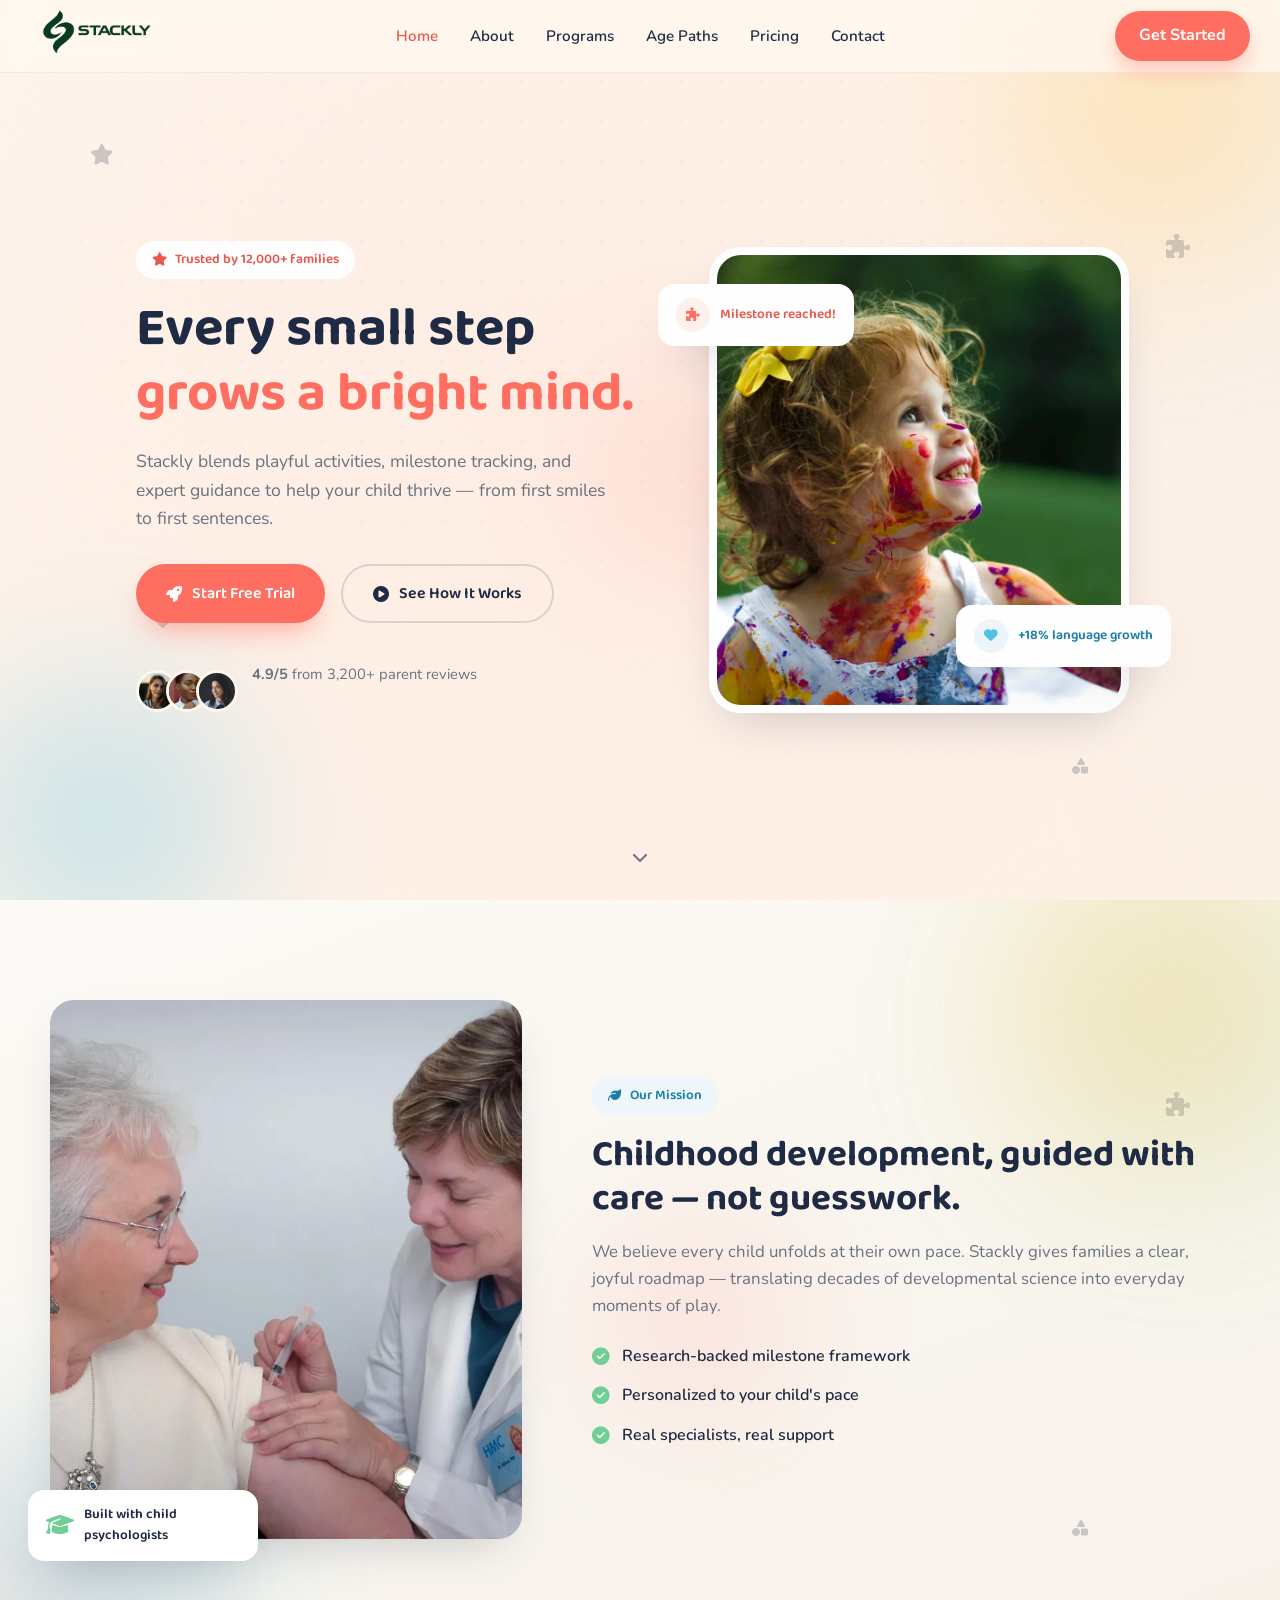
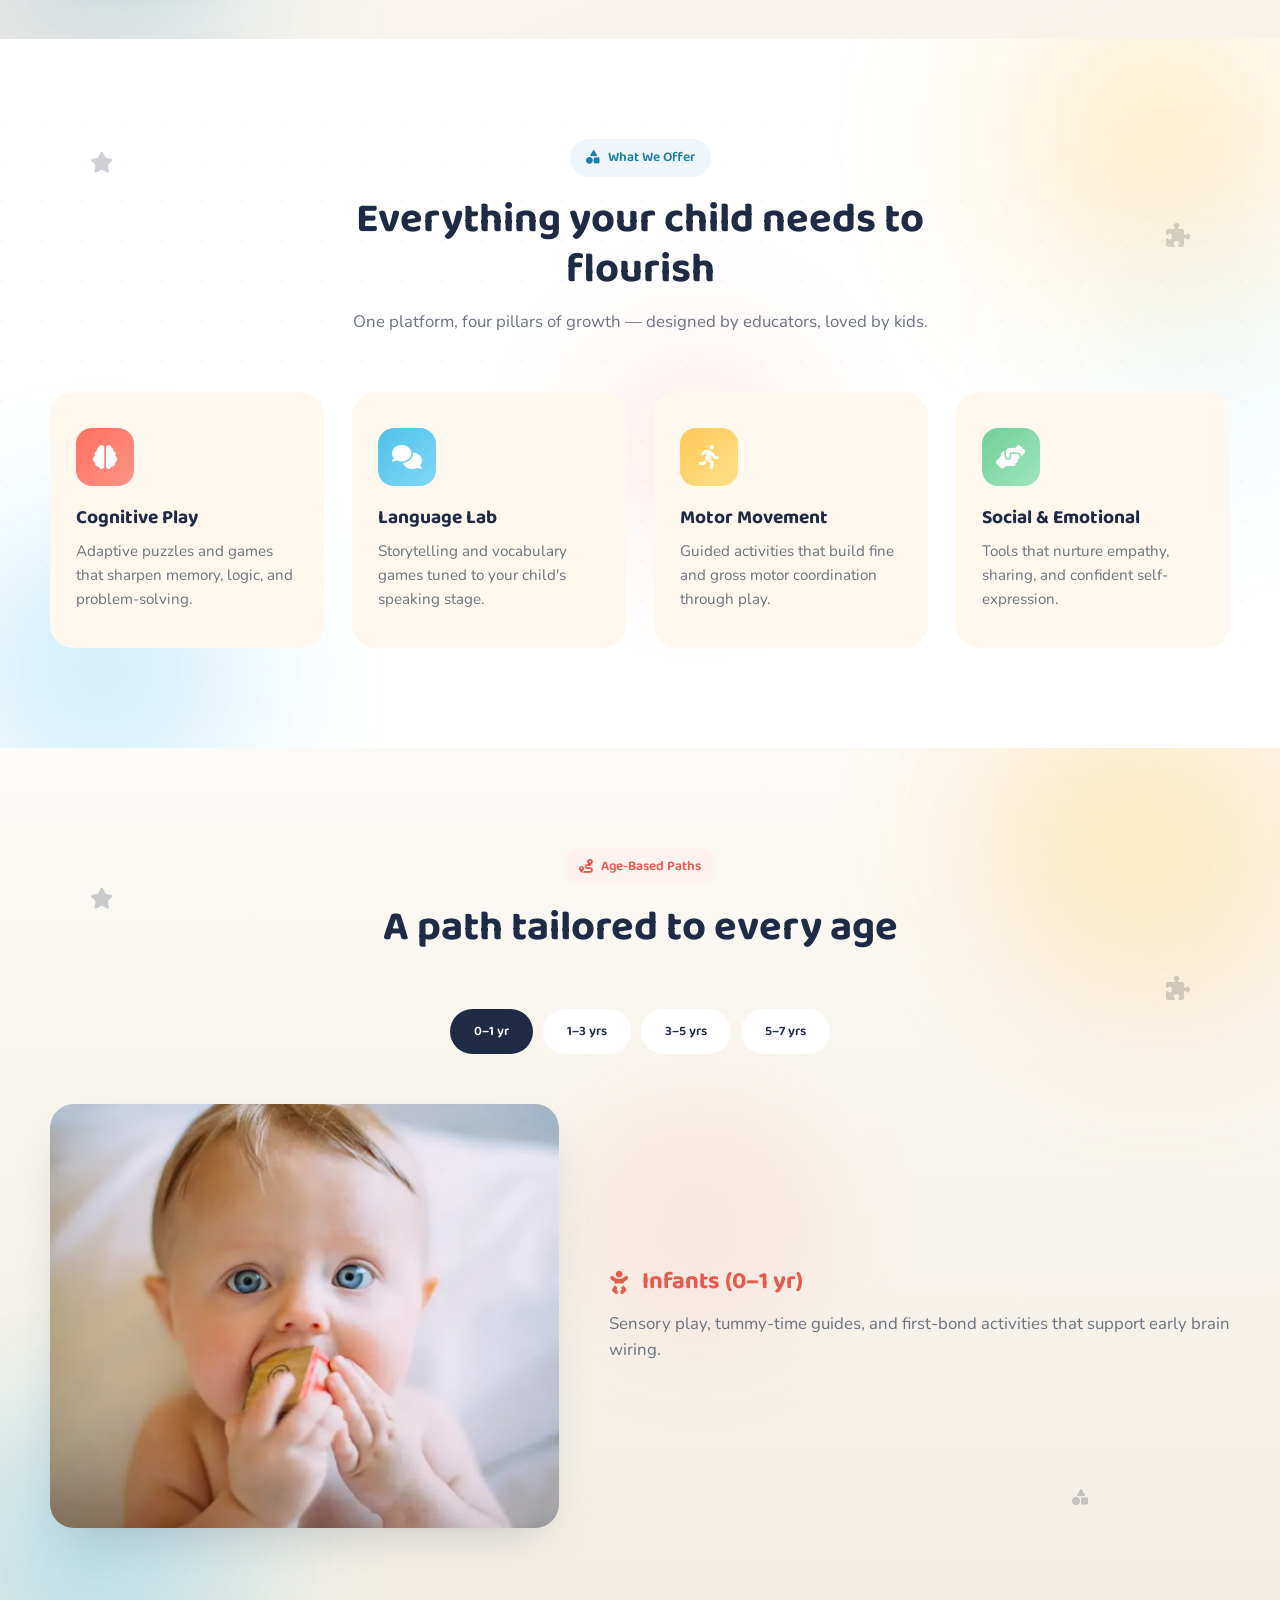
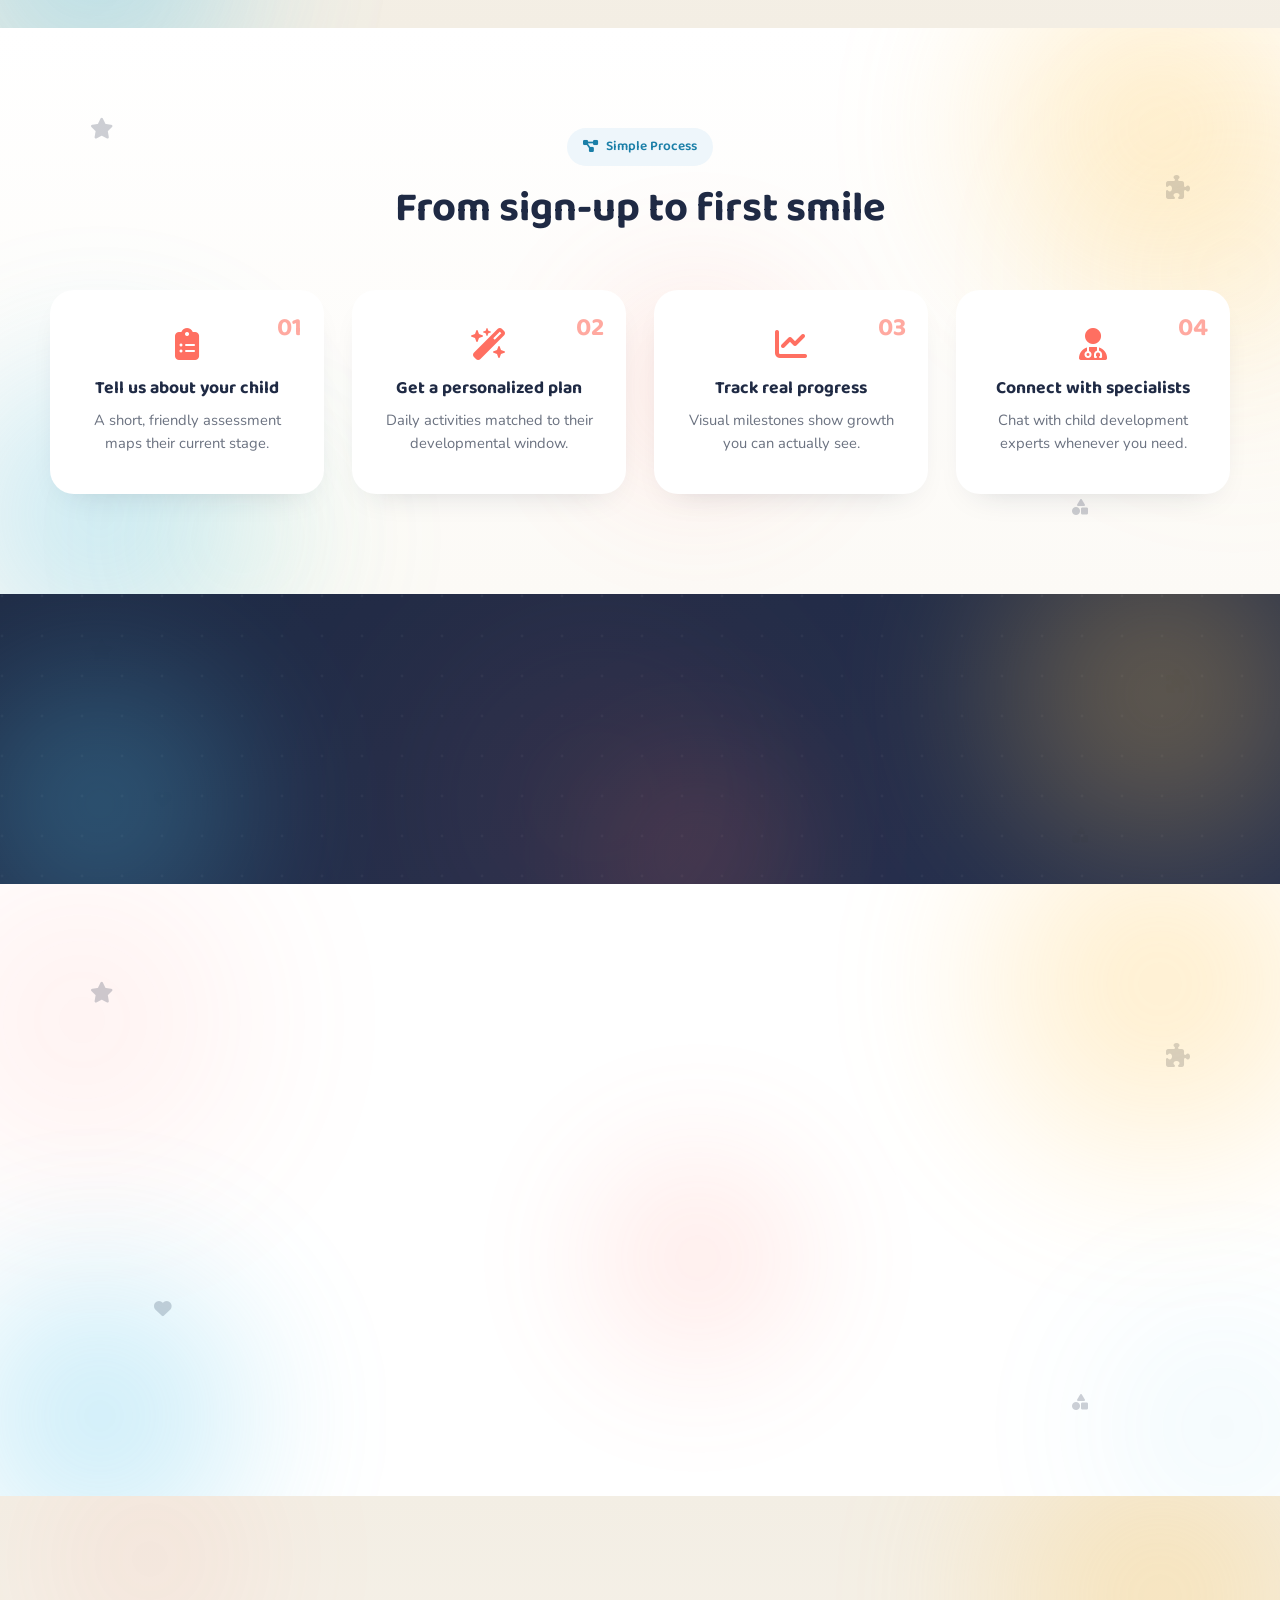
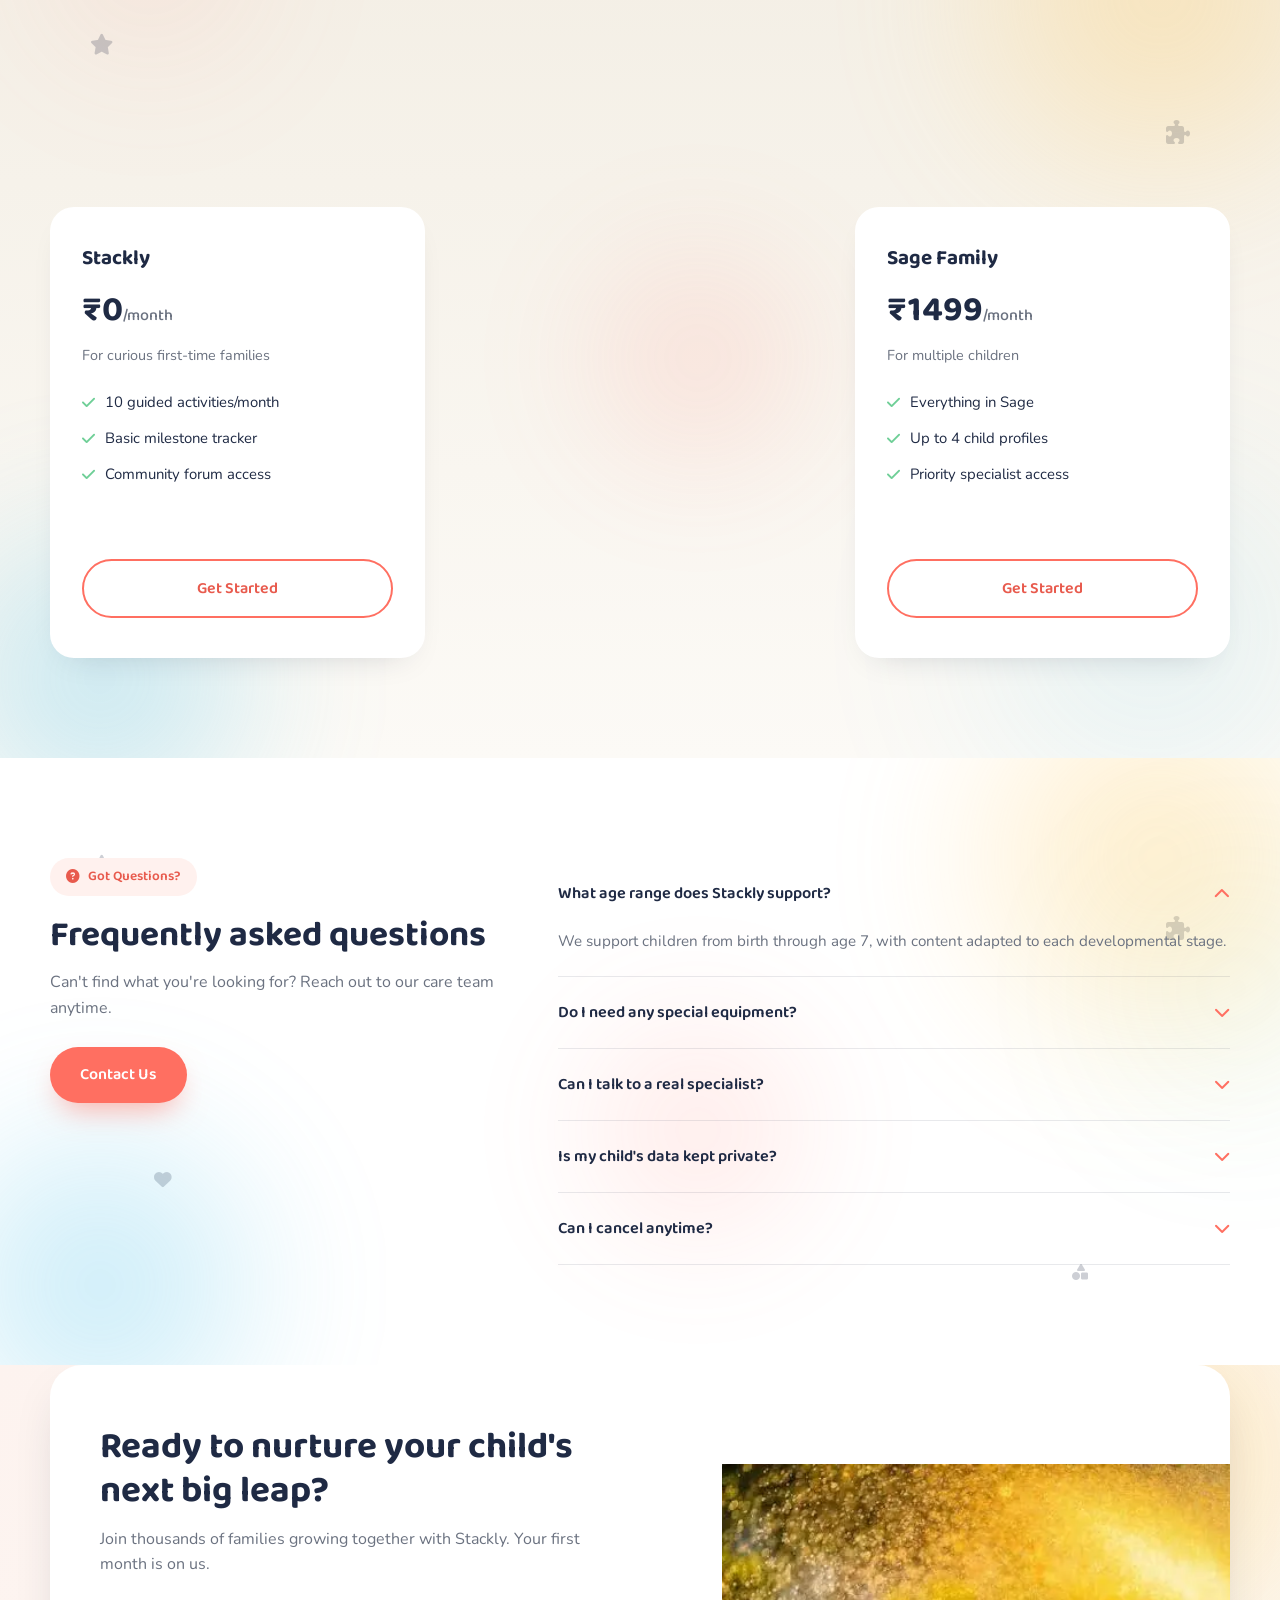
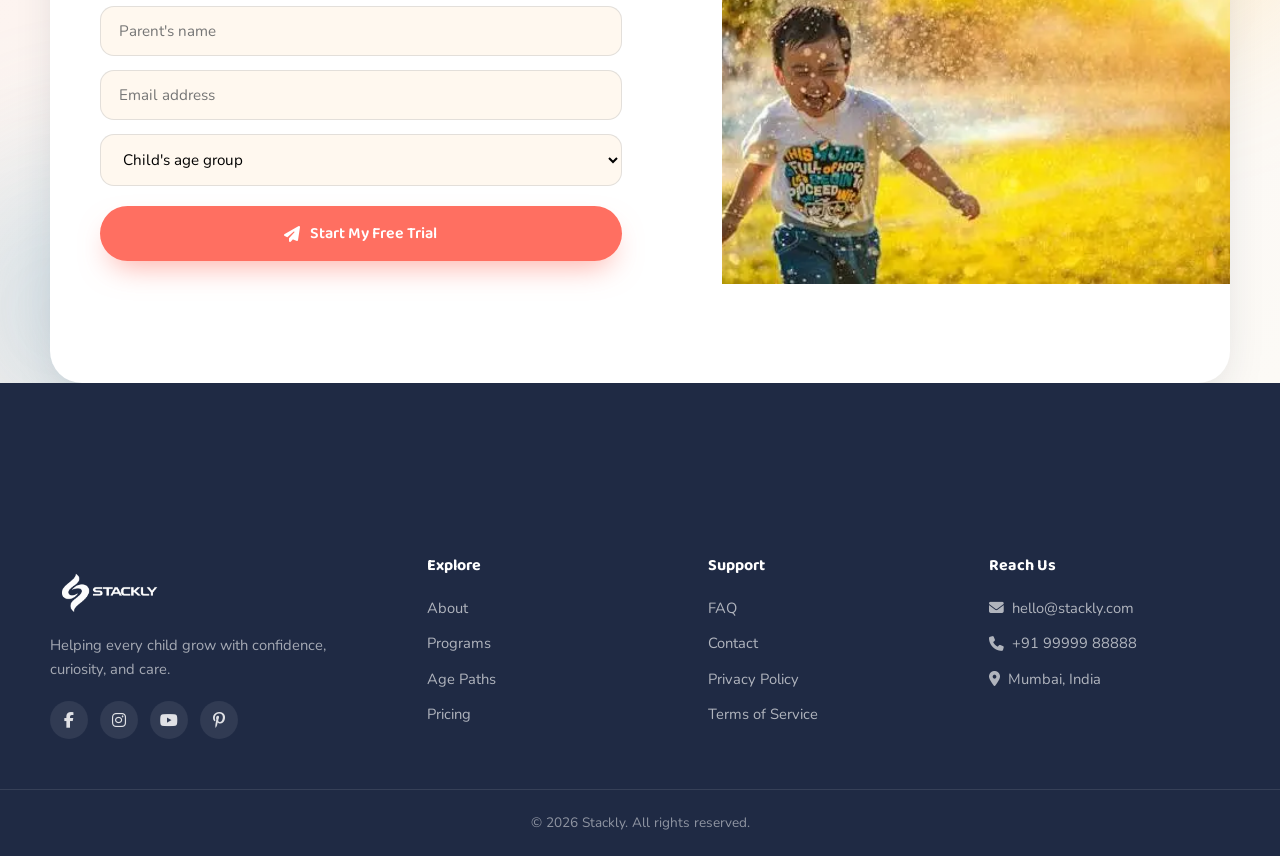
<file: index.html>
<!DOCTYPE html>
<html lang="en">
<head>
<meta charset="UTF-8">
<meta name="viewport" content="width=device-width, initial-scale=1.0">
<title>Stackly | Child Development Platform</title>
<link rel="preconnect" href="https://fonts.googleapis.com">
<link href="https://fonts.googleapis.com/css2?family=Baloo+2:wght@500;600;700;800&family=Nunito:wght@400;500;600;700;800&display=swap" rel="stylesheet">
<link rel="stylesheet" href="https://cdnjs.cloudflare.com/ajax/libs/font-awesome/6.5.1/css/all.min.css">
<link rel="stylesheet" href="style.css">
</head>
<body>

<!-- NAVBAR -->
<header class="navbar" id="navbar">

    <div class="nav-inner">

        <!-- Logo -->
        <div class="logo">
            <a href="index.html">
                <img src="Assest/stacklylogo (1).webp" alt="Logo">
            </a>
        </div>

        <!-- Navigation -->
       <nav class="nav-links" id="navLinks">

    <a href="index.html" class="active">Home</a>
    <a href="about.html">About</a>
    <a href="programs.html">Programs</a>
    <a href="ages.html">Age Paths</a>
    <a href="pricing.html">Pricing</a>
    <a href="contact.html">Contact</a>

    <!-- Mobile only -->
    <a href="login.html" class="nav-cta mobile-btn">
        Get Started
    </a>

</nav>

<!-- Desktop only -->
<a href="login.html" class="nav-cta desktop-btn">
    Get Started
</a>

<button class="hamburger" id="hamburger">
    <span></span>
    <span></span>
    <span></span>
</button>

    </div>

</header>

<!-- 1. HERO -->
<section class="hero" id="home">
  <i class="fa-solid fa-star hero-shape shape-1"></i>
<i class="fa-solid fa-heart hero-shape shape-2"></i>
<i class="fa-solid fa-puzzle-piece hero-shape shape-3"></i>
<i class="fa-solid fa-shapes hero-shape shape-4"></i>
  <div class="hero-blob blob-1"></div>
  <div class="hero-blob blob-2"></div>
  <div class="hero-blob blob-3"></div>
<div class="hero-blob blob-4"></div>
  <div class="hero-inner">
    <div class="hero-text" data-animate="fade-up">
      <span class="eyebrow"><i class="fa-solid fa-star"></i> Trusted by 12,000+ families</span>
      <h1>Every small step <br><span class="highlight">grows a bright mind.</span></h1>
      <p>Stackly blends playful activities, milestone tracking, and expert guidance to help your child thrive — from first smiles to first sentences.</p>
      <div class="hero-actions">
        <a href="contact.html" class="btn btn-primary"><i class="fa-solid fa-rocket"></i> Start Free Trial</a>
        <a href="#how" class="btn btn-ghost"><i class="fa-solid fa-circle-play"></i> See How It Works</a>
      </div>
      <div class="hero-trust">
        <div class="avatars">
          <img src="Assest/child2.webp" alt="Parent">
          <img src="Assest/child3.webp" alt="Parent">
          <img src="Assest/child4.webp" alt="Parent">
        </div>
        <p><strong>4.9/5</strong> from 3,200+ parent reviews</p>
      </div>
    </div>
    <div class="hero-media" data-animate="fade-in">
      <img src="Assest/child1.webp" alt="Child playing and learning" class="hero-img">
      <div class="floating-card card-1"><i class="fa-solid fa-puzzle-piece"></i><span>Milestone reached!</span></div>
      <div class="floating-card card-2"><i class="fa-solid fa-heart"></i><span>+18% language growth</span></div>
    </div>
  </div>
  <div class="scroll-cue"><i class="fa-solid fa-chevron-down"></i></div>
</section>

<!-- 2. ABOUT / MISSION -->
<section class="about" id="about">
    <i class="fa-solid fa-star hero-shape shape-1"></i>
<i class="fa-solid fa-heart hero-shape shape-2"></i>
<i class="fa-solid fa-puzzle-piece hero-shape shape-3"></i>
<i class="fa-solid fa-shapes hero-shape shape-4"></i>
  <div class="hero-blob blob-1"></div>
  <div class="hero-blob blob-2"></div>
  <div class="hero-blob blob-3"></div>
  <div class="section-inner about-grid">
    <div class="about-media" data-animate="fade-right">
      <img src="Assest/child5.webp" alt="Caregiver reading with child">
      <div class="about-badge"><i class="fa-solid fa-graduation-cap"></i><span>Built with child psychologists</span></div>
    </div>
    <div class="about-text" data-animate="fade-left">
      <span class="eyebrow eyebrow-dark"><i class="fa-solid fa-leaf"></i> Our Mission</span>
      <h2>Childhood development, guided with care — not guesswork.</h2>
      <p>We believe every child unfolds at their own pace. Stackly gives families a clear, joyful roadmap — translating decades of developmental science into everyday moments of play.</p>
      <ul class="check-list">
        <li><i class="fa-solid fa-circle-check"></i> Research-backed milestone framework</li>
        <li><i class="fa-solid fa-circle-check"></i> Personalized to your child's pace</li>
        <li><i class="fa-solid fa-circle-check"></i> Real specialists, real support</li>
      </ul>
    </div>
  </div>
</section>

<!-- 3. PROGRAMS / FEATURES -->
<section class="programs" id="programs">
    <i class="fa-solid fa-star hero-shape shape-1"></i>
<i class="fa-solid fa-heart hero-shape shape-2"></i>
<i class="fa-solid fa-puzzle-piece hero-shape shape-3"></i>
<i class="fa-solid fa-shapes hero-shape shape-4"></i>
  <div class="hero-blob blob-1"></div>
  <div class="hero-blob blob-2"></div>
  <div class="hero-blob blob-3"></div>
  <div class="section-inner">
    <div class="section-head" data-animate="fade-up">
      <span class="eyebrow eyebrow-dark"><i class="fa-solid fa-shapes"></i> What We Offer</span>
      <h2>Everything your child needs to flourish</h2>
      <p>One platform, four pillars of growth — designed by educators, loved by kids.</p>
    </div>
    <div class="card-grid">
      <article class="feature-card" data-animate="fade-up" data-delay="0">
        <div class="feature-icon icon-coral"><i class="fa-solid fa-brain"></i></div>
        <h3>Cognitive Play</h3>
        <p>Adaptive puzzles and games that sharpen memory, logic, and problem-solving.</p>
      </article>
      <article class="feature-card" data-animate="fade-up" data-delay="1">
        <div class="feature-icon icon-sky"><i class="fa-solid fa-comments"></i></div>
        <h3>Language Lab</h3>
        <p>Storytelling and vocabulary games tuned to your child's speaking stage.</p>
      </article>
      <article class="feature-card" data-animate="fade-up" data-delay="2">
        <div class="feature-icon icon-sun"><i class="fa-solid fa-person-running"></i></div>
        <h3>Motor Movement</h3>
        <p>Guided activities that build fine and gross motor coordination through play.</p>
      </article>
      <article class="feature-card" data-animate="fade-up" data-delay="3">
        <div class="feature-icon icon-mint"><i class="fa-solid fa-handshake-angle"></i></div>
        <h3>Social &amp; Emotional</h3>
        <p>Tools that nurture empathy, sharing, and confident self-expression.</p>
      </article>
    </div>
  </div>
</section>

<!-- 4. AGE PATHS -->
<section class="ages" id="ages">
    <i class="fa-solid fa-star hero-shape shape-1"></i>
<i class="fa-solid fa-heart hero-shape shape-2"></i>
<i class="fa-solid fa-puzzle-piece hero-shape shape-3"></i>
<i class="fa-solid fa-shapes hero-shape shape-4"></i>
  <div class="hero-blob blob-1"></div>
  <div class="hero-blob blob-2"></div>
  <div class="hero-blob blob-3"></div>
  <div class="section-inner">
    <div class="section-head" data-animate="fade-up">
      <span class="eyebrow"><i class="fa-solid fa-route"></i> Age-Based Paths</span>
      <h2>A path tailored to every age</h2>
    </div>
    <div class="age-tabs" data-animate="fade-up">
      <button class="age-tab active" data-target="age-1">0–1 yr</button>
      <button class="age-tab" data-target="age-2">1–3 yrs</button>
      <button class="age-tab" data-target="age-3">3–5 yrs</button>
      <button class="age-tab" data-target="age-4">5–7 yrs</button>
    </div>
    <div class="age-panels">
      <div class="age-panel active" id="age-1">
        <img src="Assest/child6.webp" alt="Infant">
        <div>
          <h3><i class="fa-solid fa-baby"></i> Infants (0–1 yr)</h3>
          <p>Sensory play, tummy-time guides, and first-bond activities that support early brain wiring.</p>
        </div>
      </div>
      <div class="age-panel" id="age-2">
        <img src="Assest/child7.webp" alt="Toddler">
        <div>
          <h3><i class="fa-solid fa-shoe-prints"></i> Toddlers (1–3 yrs)</h3>
          <p>Walking, talking, and tantrum-friendly routines that build independence safely.</p>
        </div>
      </div>
      <div class="age-panel" id="age-3">
        <img src="Assest/child8.webp" alt="Preschooler">
        <div>
          <h3><i class="fa-solid fa-palette"></i> Preschool (3–5 yrs)</h3>
          <p>Imagination-driven lessons in counting, letters, and cooperative play.</p>
        </div>
      </div>
      <div class="age-panel" id="age-4">
        <img src="Assest/child9.webp" alt="School age child">
        <div>
          <h3><i class="fa-solid fa-book-open"></i> Early School (5–7 yrs)</h3>
          <p>Reading fluency, early science curiosity, and confident classroom habits.</p>
        </div>
      </div>
    </div>
  </div>
</section>

<!-- 5. HOW IT WORKS -->
<section class="how" id="how">
    <i class="fa-solid fa-star hero-shape shape-1"></i>
<i class="fa-solid fa-heart hero-shape shape-2"></i>
<i class="fa-solid fa-puzzle-piece hero-shape shape-3"></i>
<i class="fa-solid fa-shapes hero-shape shape-4"></i>
  <div class="hero-blob blob-1"></div>
  <div class="hero-blob blob-2"></div>
  <div class="hero-blob blob-3"></div>
  <div class="section-inner">
    <div class="section-head" data-animate="fade-up">
      <span class="eyebrow eyebrow-dark"><i class="fa-solid fa-diagram-project"></i> Simple Process</span>
      <h2>From sign-up to first smile</h2>
    </div>
    <div class="steps">
      <div class="step" data-animate="fade-up" data-delay="0">
        <div class="step-num">01</div>
        <i class="fa-solid fa-clipboard-list step-icon"></i>
        <h3>Tell us about your child</h3>
        <p>A short, friendly assessment maps their current stage.</p>
      </div>
      <div class="step" data-animate="fade-up" data-delay="1">
        <div class="step-num">02</div>
        <i class="fa-solid fa-wand-magic-sparkles step-icon"></i>
        <h3>Get a personalized plan</h3>
        <p>Daily activities matched to their developmental window.</p>
      </div>
      <div class="step" data-animate="fade-up" data-delay="2">
        <div class="step-num">03</div>
        <i class="fa-solid fa-chart-line step-icon"></i>
        <h3>Track real progress</h3>
        <p>Visual milestones show growth you can actually see.</p>
      </div>
      <div class="step" data-animate="fade-up" data-delay="3">
        <div class="step-num">04</div>
        <i class="fa-solid fa-user-doctor step-icon"></i>
        <h3>Connect with specialists</h3>
        <p>Chat with child development experts whenever you need.</p>
      </div>
    </div>
  </div>
</section>

<!-- 6. STATS / IMPACT -->
<section class="stats" id="stats">
    <i class="fa-solid fa-star hero-shape shape-1"></i>
<i class="fa-solid fa-heart hero-shape shape-2"></i>
<i class="fa-solid fa-puzzle-piece hero-shape shape-3"></i>
<i class="fa-solid fa-shapes hero-shape shape-4"></i>
  <div class="hero-blob blob-1"></div>
  <div class="hero-blob blob-2"></div>
  <div class="hero-blob blob-3"></div>
  <div class="section-inner stats-grid">
    <div class="stat" data-animate="fade-up" data-delay="0">
      <h3><span class="counter" data-count="12000">0</span>+</h3>
      <p>Families supported</p>
    </div>
    <div class="stat" data-animate="fade-up" data-delay="1">
      <h3><span class="counter" data-count="94">0</span>%</h3>
      <p>Saw measurable growth in 90 days</p>
    </div>
    <div class="stat" data-animate="fade-up" data-delay="2">
      <h3><span class="counter" data-count="500">0</span>+</h3>
      <p>Guided activities &amp; lessons</p>
    </div>
    <div class="stat" data-animate="fade-up" data-delay="3">
      <h3><span class="counter" data-count="60">0</span>+</h3>
      <p>Child development specialists</p>
    </div>
  </div>
</section>

<!-- 7. TESTIMONIALS -->
<section class="stories" id="stories">
    <i class="fa-solid fa-star hero-shape shape-1"></i>
<i class="fa-solid fa-heart hero-shape shape-2"></i>
<i class="fa-solid fa-puzzle-piece hero-shape shape-3"></i>
<i class="fa-solid fa-shapes hero-shape shape-4"></i>
  <div class="hero-blob blob-1"></div>
  <div class="hero-blob blob-2"></div>
  <div class="hero-blob blob-3"></div>
  <div class="section-inner">
    <div class="section-head" data-animate="fade-up">
      <span class="eyebrow"><i class="fa-solid fa-quote-left"></i> Family Stories</span>
      <h2>Loved by parents, made for kids</h2>
    </div>
    <div class="testimonial-track" data-animate="fade-up">
      <article class="testimonial">
        <div class="stars"><i class="fa-solid fa-star"></i><i class="fa-solid fa-star"></i><i class="fa-solid fa-star"></i><i class="fa-solid fa-star"></i><i class="fa-solid fa-star"></i></div>
        <p>"My son went from a few words to full sentences in two months. The Language Lab games are genuinely magic."</p>
        <div class="testimonial-person">
          <img src="Assest/shop14.webp" alt="Parent">
          <div><strong>Anika R.</strong><span>Mother of a 2-year-old</span></div>
        </div>
      </article>
      <article class="testimonial">
        <div class="stars"><i class="fa-solid fa-star"></i><i class="fa-solid fa-star"></i><i class="fa-solid fa-star"></i><i class="fa-solid fa-star"></i><i class="fa-solid fa-star"></i></div>
        <p>"The milestone tracker finally gave us peace of mind. We knew exactly what to focus on each week."</p>
        <div class="testimonial-person">
          <img src="Assest/shop15.webp" alt="Parent">
          <div><strong>David O.</strong><span>Father of twins</span></div>
        </div>
      </article>
      <article class="testimonial">
        <div class="stars"><i class="fa-solid fa-star"></i><i class="fa-solid fa-star"></i><i class="fa-solid fa-star"></i><i class="fa-solid fa-star"></i><i class="fa-solid fa-star"></i></div>
        <p>"Speaking to a real specialist inside the app saved us a stressful pediatrician wait. Worth every rupee."</p>
        <div class="testimonial-person">
          <img src="Assest/shop25.webp" alt="Parent">
          <div><strong>Meera S.</strong><span>Mother of a 4-year-old</span></div>
        </div>
      </article>
    </div>
  </div>
</section>

<!-- 8. PRICING -->
<section class="pricing" id="pricing">
    <i class="fa-solid fa-star hero-shape shape-1"></i>
<i class="fa-solid fa-heart hero-shape shape-2"></i>
<i class="fa-solid fa-puzzle-piece hero-shape shape-3"></i>
<i class="fa-solid fa-shapes hero-shape shape-4"></i>
  <div class="hero-blob blob-1"></div>
  <div class="hero-blob blob-2"></div>
  <div class="hero-blob blob-3"></div>
  <div class="section-inner">
    <div class="section-head" data-animate="fade-up">
      <span class="eyebrow eyebrow-dark"><i class="fa-solid fa-tags"></i> Simple Pricing</span>
      <h2>Choose the plan that fits your family</h2>
    </div>
    <div class="price-grid">
      <div class="price-card" data-animate="fade-up" data-delay="0">
        <h3>Stackly</h3>
        <p class="price">₹0<span>/month</span></p>
        <p class="price-sub">For curious first-time families</p>
        <ul>
          <li><i class="fa-solid fa-check"></i> 10 guided activities/month</li>
          <li><i class="fa-solid fa-check"></i> Basic milestone tracker</li>
          <li><i class="fa-solid fa-check"></i> Community forum access</li>
        </ul>
        <a href="pricing.html" class="btn btn-outline">Get Started</a>
      </div>
      <div class="price-card featured" data-animate="fade-up" data-delay="1">
        <span class="price-tag">Most Popular</span>
        <h3>Sage</h3>
        <p class="price">₹799<span>/month</span></p>
        <p class="price-sub">For families who want it all</p>
        <ul>
          <li><i class="fa-solid fa-check"></i> Unlimited guided activities</li>
          <li><i class="fa-solid fa-check"></i> Full milestone &amp; growth tracking</li>
          <li><i class="fa-solid fa-check"></i> Monthly specialist check-ins</li>
          <li><i class="fa-solid fa-check"></i> Personalized weekly plan</li>
        </ul>
        <a href="pricing.html" class="btn btn-primary">Start Free Trial</a>
      </div>
      <div class="price-card" data-animate="fade-up" data-delay="2">
        <h3>Sage Family</h3>
        <p class="price">₹1499<span>/month</span></p>
        <p class="price-sub">For multiple children</p>
        <ul>
          <li><i class="fa-solid fa-check"></i> Everything in Sage</li>
          <li><i class="fa-solid fa-check"></i> Up to 4 child profiles</li>
          <li><i class="fa-solid fa-check"></i> Priority specialist access</li>
        </ul>
        <a href="pricing.html" class="btn btn-outline">Get Started</a>
      </div>
    </div>
  </div>
</section>

<!-- 9. FAQ -->
<section class="faq" id="faq">
    <i class="fa-solid fa-star hero-shape shape-1"></i>
<i class="fa-solid fa-heart hero-shape shape-2"></i>
<i class="fa-solid fa-puzzle-piece hero-shape shape-3"></i>
<i class="fa-solid fa-shapes hero-shape shape-4"></i>
  <div class="hero-blob blob-1"></div>
  <div class="hero-blob blob-2"></div>
  <div class="hero-blob blob-3"></div>
  <div class="section-inner faq-grid">
    <div class="faq-head" data-animate="fade-right">
      <span class="eyebrow"><i class="fa-solid fa-circle-question"></i> Got Questions?</span>
      <h2>Frequently asked questions</h2>
      <p>Can't find what you're looking for? Reach out to our care team anytime.</p>
      <a href="contact.html" class="btn btn-primary">Contact Us</a>
    </div>
    <div class="faq-list" data-animate="fade-left">
      <div class="faq-item active">
        <button class="faq-q">What age range does Stackly support? <i class="fa-solid fa-chevron-down"></i></button>
        <div class="faq-a"><p>We support children from birth through age 7, with content adapted to each developmental stage.</p></div>
      </div>
      <div class="faq-item">
        <button class="faq-q">Do I need any special equipment? <i class="fa-solid fa-chevron-down"></i></button>
        <div class="faq-a"><p>No. Most activities use everyday household items, with simple instructions provided in-app.</p></div>
      </div>
      <div class="faq-item">
        <button class="faq-q">Can I talk to a real specialist? <i class="fa-solid fa-chevron-down"></i></button>
        <div class="faq-a"><p>Yes — Sage and Sage Family plans include scheduled video check-ins with certified child development specialists.</p></div>
      </div>
      <div class="faq-item">
        <button class="faq-q">Is my child's data kept private? <i class="fa-solid fa-chevron-down"></i></button>
        <div class="faq-a"><p>Absolutely. We never sell data, and all profiles are encrypted and visible only to you.</p></div>
      </div>
      <div class="faq-item">
        <button class="faq-q">Can I cancel anytime? <i class="fa-solid fa-chevron-down"></i></button>
        <div class="faq-a"><p>Yes, plans are month-to-month with no lock-in — cancel in two clicks from your account settings.</p></div>
      </div>
    </div>
  </div>
</section>

<!-- 10. CTA / CONTACT -->
<section class="contact" id="contact">
    <i class="fa-solid fa-star hero-shape shape-1"></i>
<i class="fa-solid fa-heart hero-shape shape-2"></i>
<i class="fa-solid fa-puzzle-piece hero-shape shape-3"></i>
<i class="fa-solid fa-shapes hero-shape shape-4"></i>
  <div class="hero-blob blob-1"></div>
  <div class="hero-blob blob-2"></div>
  <div class="hero-blob blob-3"></div>
  <div class="section-inner contact-box" data-animate="fade-up">
    <div class="contact-text">
      <h2>Ready to nurture your child's next big leap?</h2>
      <p>Join thousands of families growing together with Stackly. Your first month is on us.</p>
      <form class="contact-form" id="contactForm">
        <input type="text" placeholder="Parent's name" required>
        <input type="email" placeholder="Email address" required>
        <select>
          <option>Child's age group</option>
          <option>0–1 year</option>
          <option>1–3 years</option>
          <option>3–5 years</option>
          <option>5–7 years</option>
        </select>
        <button type="submit" class="btn btn-primary"><i class="fa-solid fa-paper-plane"></i> Start My Free Trial</button>
      </form>
      <p class="form-note" id="formNote"></p>
    </div>
    <div class="contact-media">
      <img src="Assest/child10.webp" alt="Happy child">
    </div>
  </div>
</section>

<!-- FOOTER -->
<footer class="footer">
  <div class="section-inner footer-grid">
    <div class="footer-brand">
<div class="logo1">
        <a href="index.html">
            <img src="Assest/stacklylogo (1).webp" alt="Logo1">
        </a>
    </div>
        <p>Helping every child grow with confidence, curiosity, and care.</p>
      <div class="socials">
        <a href="404.html"><i class="fa-brands fa-facebook-f"></i></a>
        <a href="404.html"><i class="fa-brands fa-instagram"></i></a>
        <a href="404.html"><i class="fa-brands fa-youtube"></i></a>
        <a href="404.html"><i class="fa-brands fa-pinterest-p"></i></a>
      </div>
    </div>
    <div class="footer-col">
      <h4>Explore</h4>
      <a href="about.html">About</a>
      <a href="programs.html">Programs</a>
      <a href="ages.html">Age Paths</a>
      <a href="pricing.html">Pricing</a>
    </div>
    <div class="footer-col">
      <h4>Support</h4>
      <a href="contact.html">FAQ</a>
      <a href="contact.html">Contact</a>
      <a href="contact.html">Privacy Policy</a>
      <a href="contact.html">Terms of Service</a>
    </div>
    <div class="footer-col">
      <h4>Reach Us</h4>
      <a href="#"><i class="fa-solid fa-envelope"></i> hello@stackly.com</a>
      <a href="#"><i class="fa-solid fa-phone"></i> +91 99999 88888</a>
      <a href="#"><i class="fa-solid fa-location-dot"></i> Mumbai, India</a>
    </div>
  </div>
  <div class="footer-bottom">
    <p>&copy; 2026 Stackly. All rights reserved.</p>
  </div>
</footer>

<button class="back-to-top" id="backToTop" aria-label="Back to top"><i class="fa-solid fa-arrow-up"></i></button>

<script src="script.js"></script>
</body>
</html>
</file>
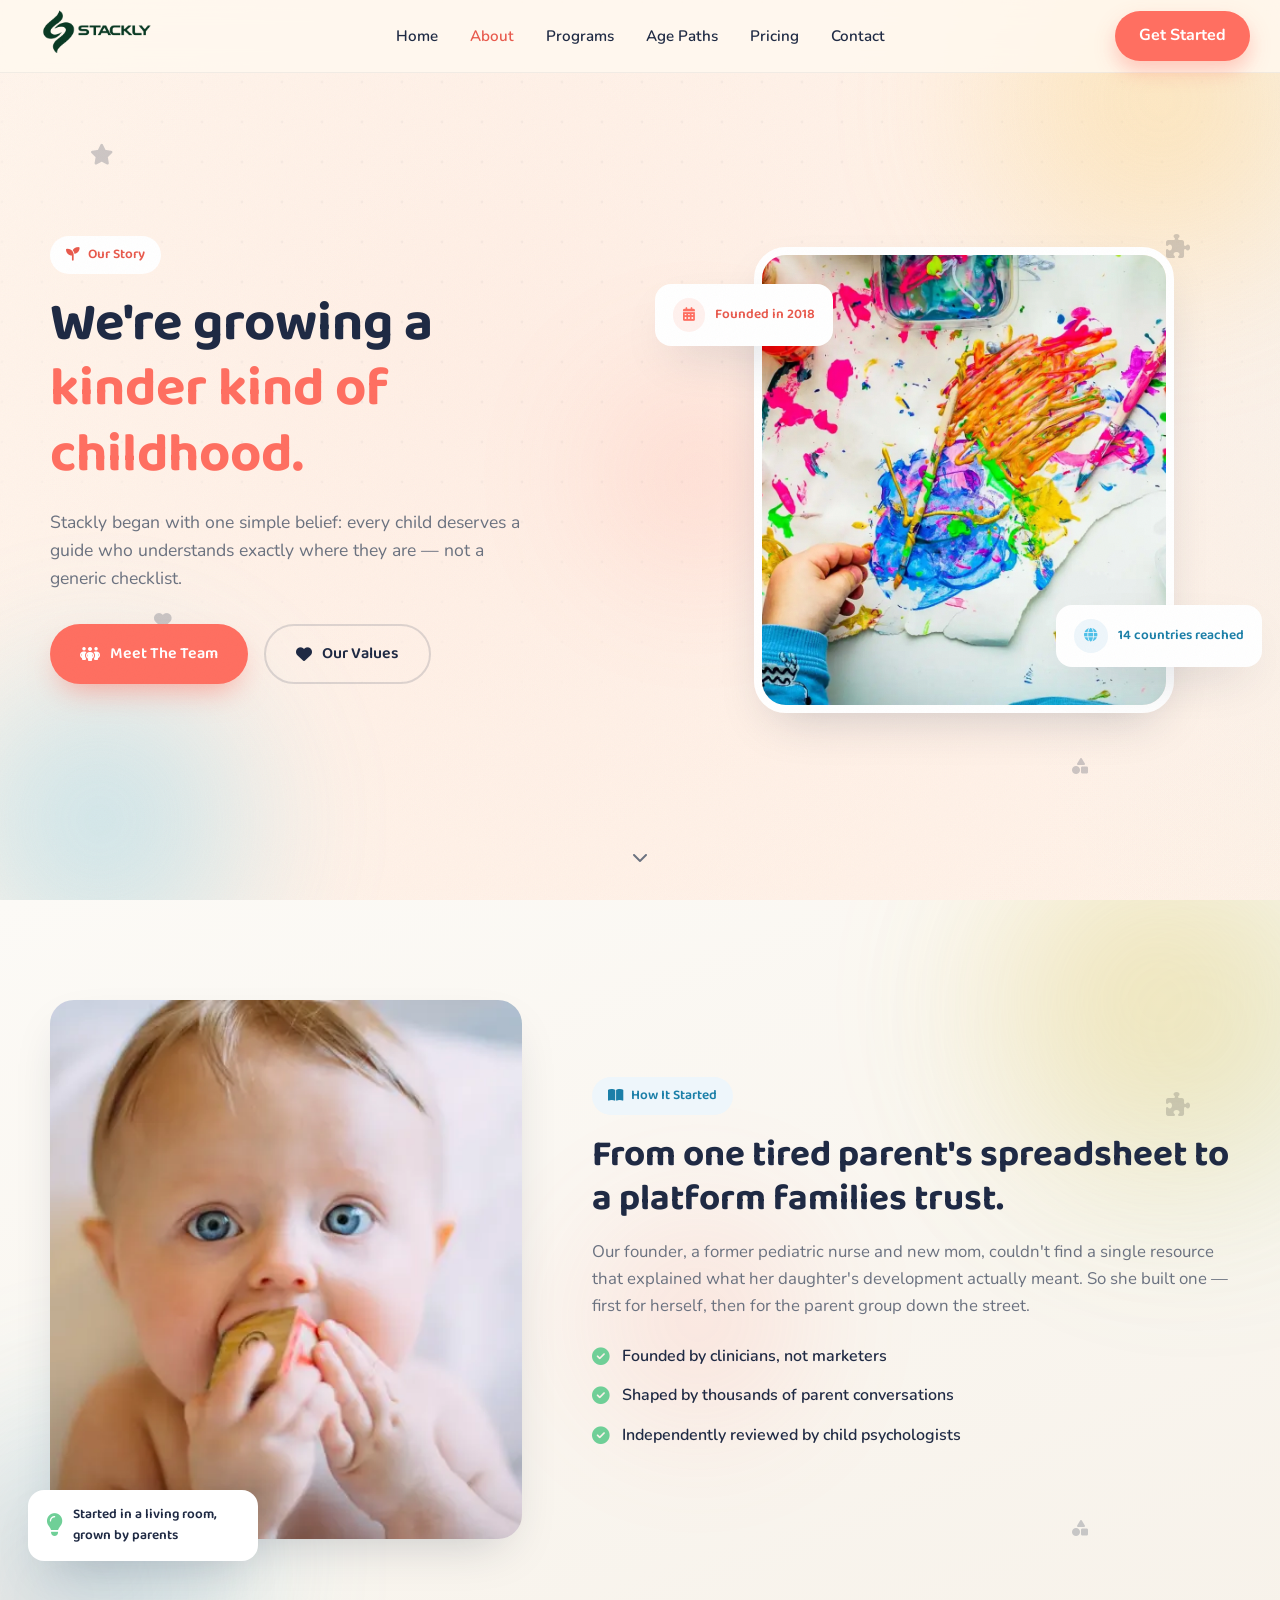
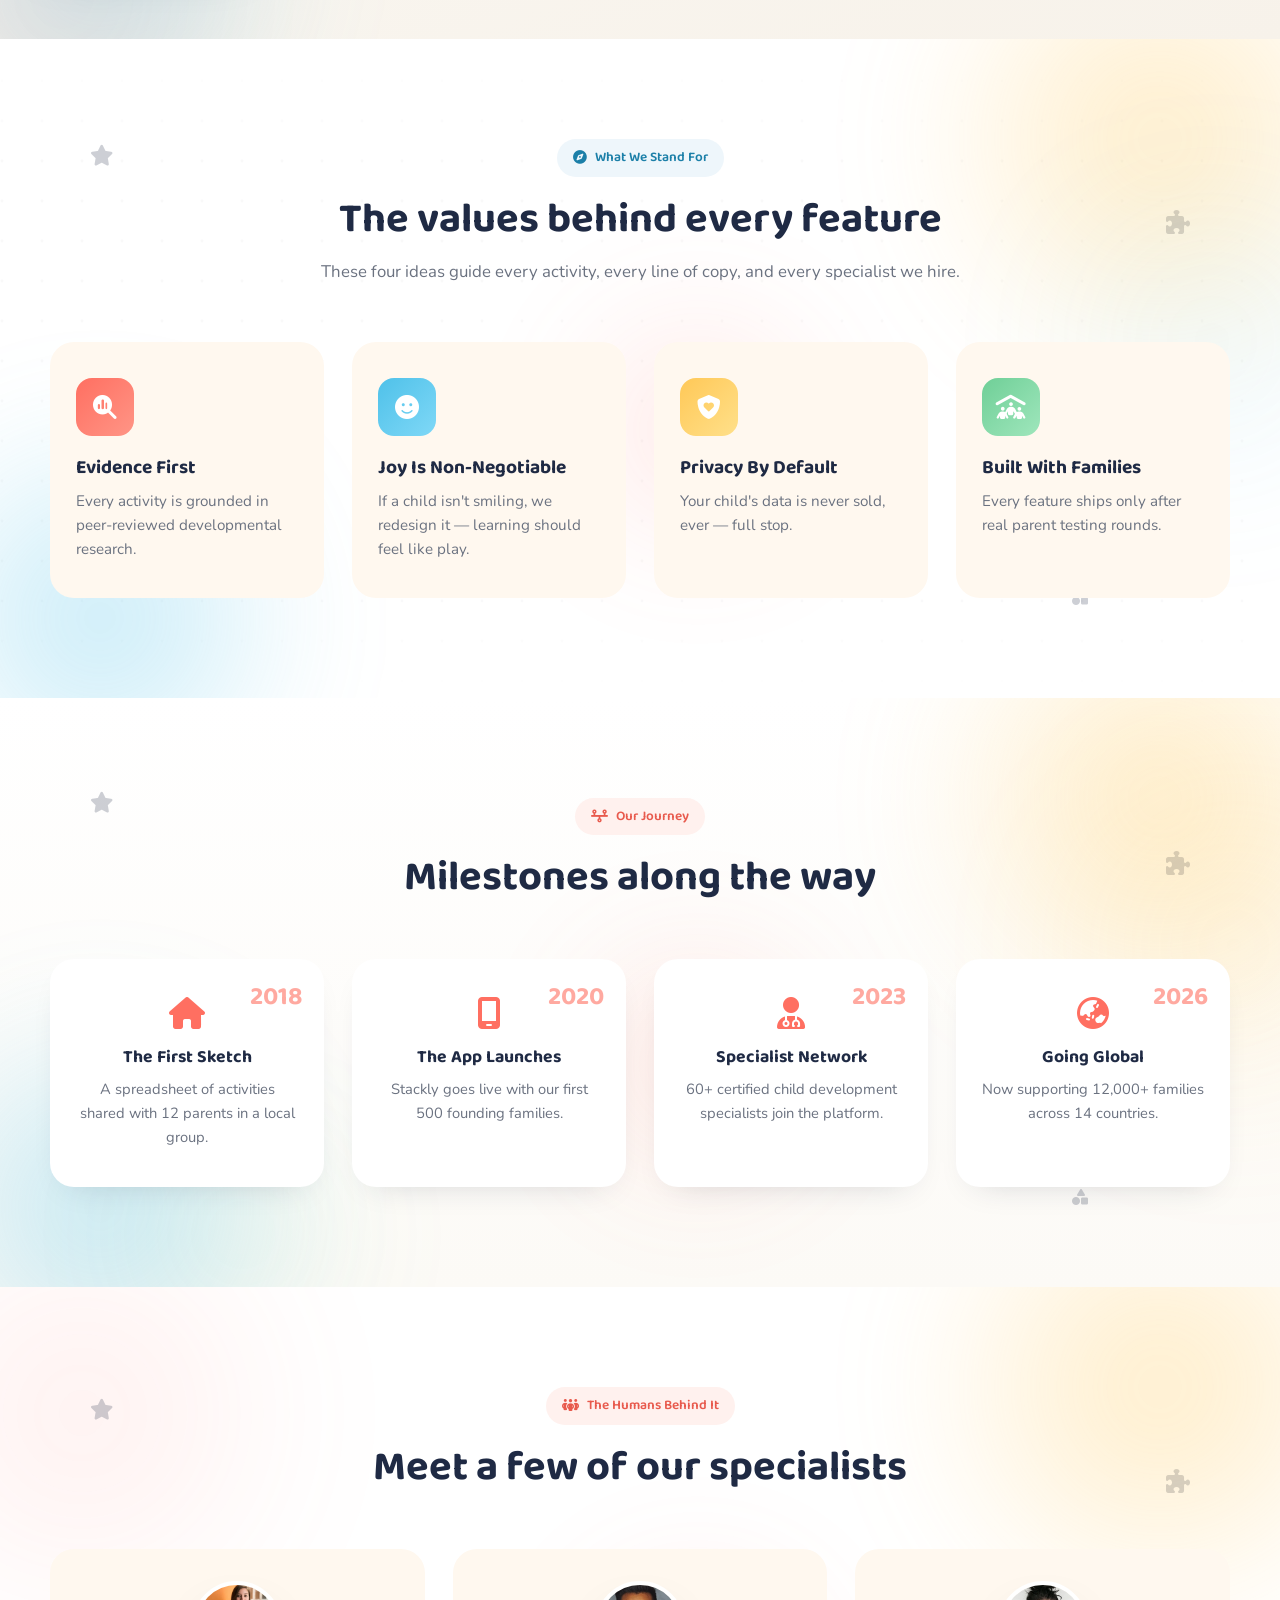
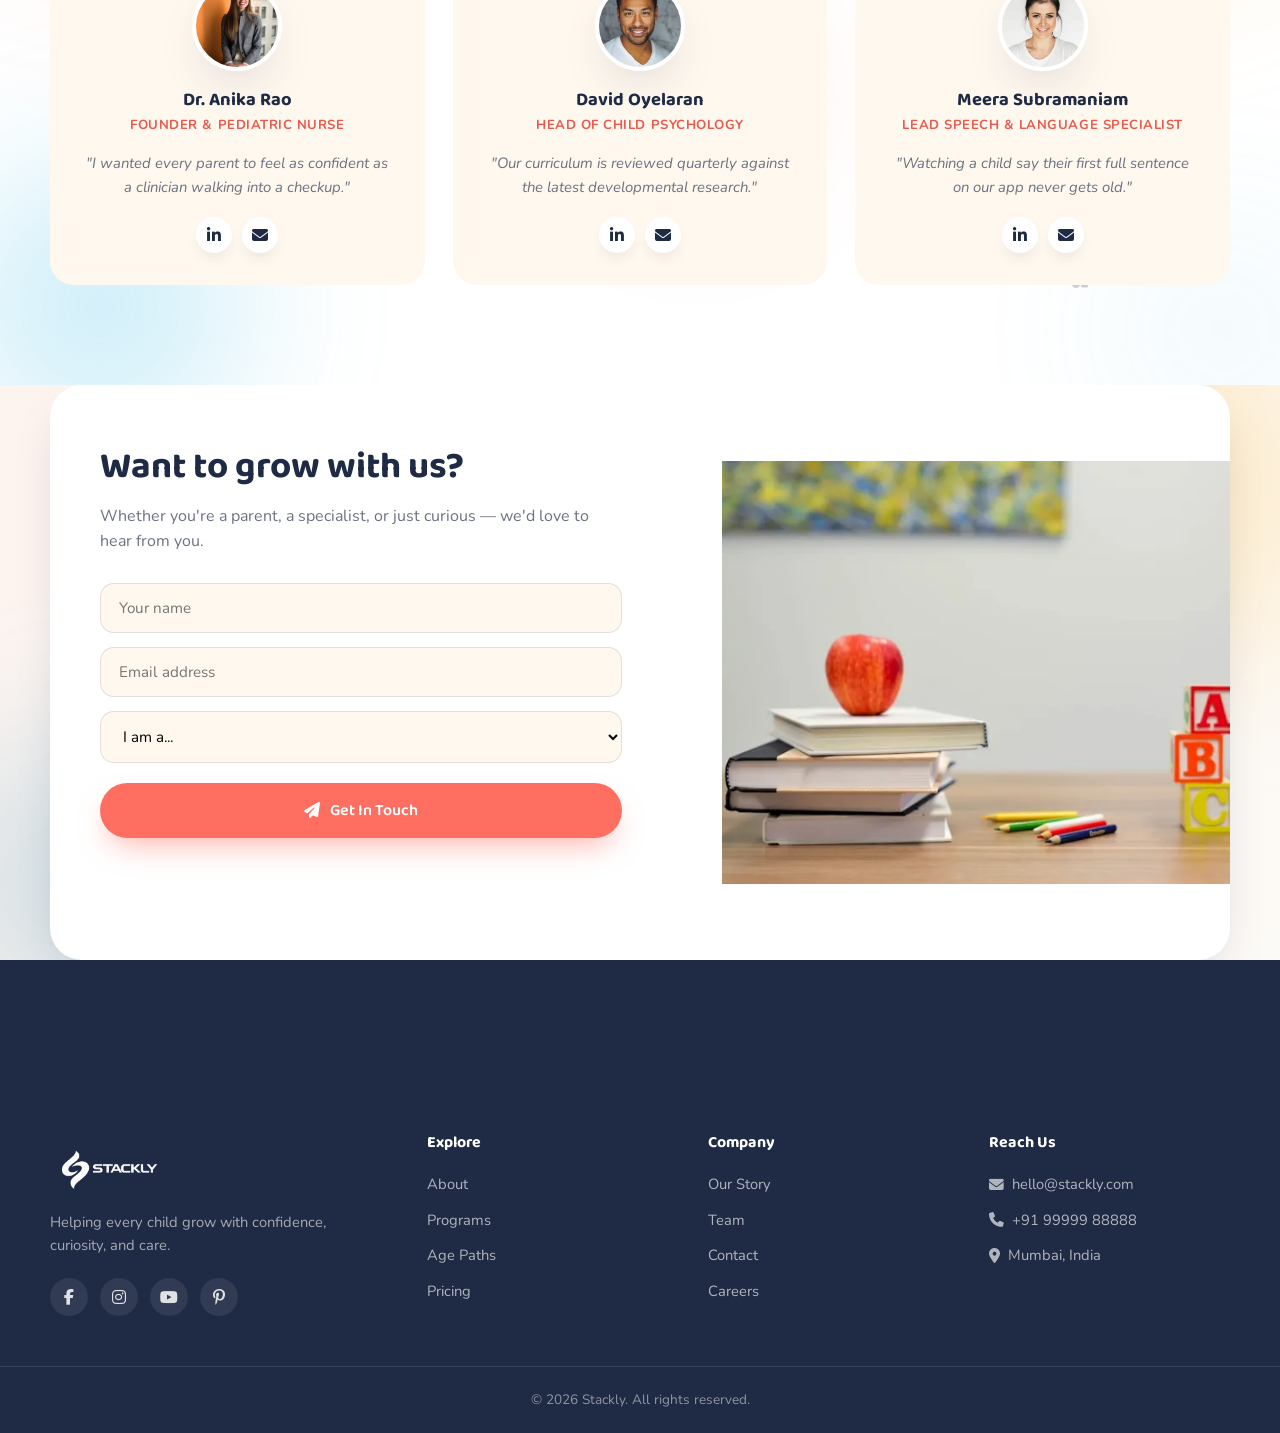
<file: about.html>
<!DOCTYPE html>
<html lang="en">
<head>
<meta charset="UTF-8">
<meta name="viewport" content="width=device-width, initial-scale=1.0">
<title>About Us | Stackly</title>
<link rel="preconnect" href="https://fonts.googleapis.com">
<link href="https://fonts.googleapis.com/css2?family=Baloo+2:wght@500;600;700;800&family=Nunito:wght@400;500;600;700;800&display=swap" rel="stylesheet">
<link rel="stylesheet" href="https://cdnjs.cloudflare.com/ajax/libs/font-awesome/6.5.1/css/all.min.css">
<link rel="stylesheet" href="style.css">
</head>
<body>

<!-- NAVBAR -->
<header class="navbar" id="navbar">
  <div class="nav-inner">
    <div class="logo">
        <a href="index.html">
            <img src="Assest/stacklylogo (1).webp" alt="Logo">
        </a>
    </div>
    <nav class="nav-links" id="navLinks">
        <a href="index.html">Home</a>
      <a href="about.html" class="active">About</a>
      <a href="programs.html">Programs</a>
      <a href="ages.html">Age Paths</a>
      <a href="pricing.html">Pricing</a>
      <a href="contact.html">Contact</a>

 <!-- Mobile only -->
    <a href="login.html" class="nav-cta mobile-btn">
        Get Started
    </a>
    </nav>
   <!-- Desktop only -->
<a href="login.html" class="nav-cta desktop-btn">
    Get Started
</a>
    <button class="hamburger" id="hamburger">
      <span></span><span></span><span></span>
    </button>
  </div>
</header>

<!-- 1. HERO -->
<section class="hero" id="home">
  <i class="fa-solid fa-star hero-shape shape-1"></i>
<i class="fa-solid fa-heart hero-shape shape-2"></i>
<i class="fa-solid fa-puzzle-piece hero-shape shape-3"></i>
<i class="fa-solid fa-shapes hero-shape shape-4"></i>
  <div class="hero-blob blob-1"></div>
  <div class="hero-blob blob-2"></div>
  <div class="hero-blob blob-3"></div>
<div class="hero-blob blob-4"></div>
  <div class="hero-inner">
    <div class="hero-text" data-animate="fade-up">
      <span class="eyebrow"><i class="fa-solid fa-seedling"></i> Our Story</span>
      <h1>We're growing a <br><span class="highlight">kinder kind of childhood.</span></h1>
      <p>Stackly began with one simple belief: every child deserves a guide who understands exactly where they are — not a generic checklist.</p>
      <div class="hero-actions">
        <a href="contact.html"class="btn btn-primary"><i class="fa-solid fa-people-group"></i> Meet The Team</a>
        <a href="contact.html" class="btn btn-ghost"><i class="fa-solid fa-heart"></i> Our Values</a>
      </div>
    </div>
    <div class="hero-media" data-animate="fade-in">
      <img src="Assest/child11 (1).webp" alt="Team member working with a child" class="hero-img">
      <div class="floating-card card-1"><i class="fa-solid fa-calendar-days"></i><span>Founded in 2018</span></div>
      <div class="floating-card card-2"><i class="fa-solid fa-globe"></i><span>14 countries reached</span></div>
    </div>
  </div>
  <div class="scroll-cue"><i class="fa-solid fa-chevron-down"></i></div>
</section>

<!-- 2. OUR STORY -->
<section class="about" id="story">
  <i class="fa-solid fa-star hero-shape shape-1"></i>
<i class="fa-solid fa-heart hero-shape shape-2"></i>
<i class="fa-solid fa-puzzle-piece hero-shape shape-3"></i>
<i class="fa-solid fa-shapes hero-shape shape-4"></i>
  <div class="hero-blob blob-1"></div>
  <div class="hero-blob blob-2"></div>
  <div class="hero-blob blob-3"></div>
<div class="hero-blob blob-4"></div>
  <div class="section-inner about-grid">
    <div class="about-media" data-animate="fade-right">
      <img src="Assest/child6.webp" alt="Founders with a child">
      <div class="about-badge"><i class="fa-solid fa-lightbulb"></i><span>Started in a living room, grown by parents</span></div>
    </div>
    <div class="about-text" data-animate="fade-left">
      <span class="eyebrow eyebrow-dark"><i class="fa-solid fa-book-open"></i> How It Started</span>
      <h2>From one tired parent's spreadsheet to a platform families trust.</h2>
      <p>Our founder, a former pediatric nurse and new mom, couldn't find a single resource that explained what her daughter's development actually meant. So she built one — first for herself, then for the parent group down the street.</p>
      <ul class="check-list">
        <li><i class="fa-solid fa-circle-check"></i> Founded by clinicians, not marketers</li>
        <li><i class="fa-solid fa-circle-check"></i> Shaped by thousands of parent conversations</li>
        <li><i class="fa-solid fa-circle-check"></i> Independently reviewed by child psychologists</li>
      </ul>
    </div>
  </div>
</section>

<!-- 3. MISSION & VALUES -->
<section class="programs" id="values">
  <i class="fa-solid fa-star hero-shape shape-1"></i>
<i class="fa-solid fa-heart hero-shape shape-2"></i>
<i class="fa-solid fa-puzzle-piece hero-shape shape-3"></i>
<i class="fa-solid fa-shapes hero-shape shape-4"></i>
  <div class="hero-blob blob-1"></div>
  <div class="hero-blob blob-2"></div>
  <div class="hero-blob blob-3"></div>
<div class="hero-blob blob-4"></div>
  <div class="section-inner">
    <div class="section-head" data-animate="fade-up">
      <span class="eyebrow eyebrow-dark"><i class="fa-solid fa-compass"></i> What We Stand For</span>
      <h2>The values behind every feature</h2>
      <p>These four ideas guide every activity, every line of copy, and every specialist we hire.</p>
    </div>
    <div class="card-grid">
      <article class="feature-card" data-animate="fade-up" data-delay="0">
        <div class="feature-icon icon-coral"><i class="fa-solid fa-magnifying-glass-chart"></i></div>
        <h3>Evidence First</h3>
        <p>Every activity is grounded in peer-reviewed developmental research.</p>
      </article>
      <article class="feature-card" data-animate="fade-up" data-delay="1">
        <div class="feature-icon icon-sky"><i class="fa-solid fa-face-smile"></i></div>
        <h3>Joy Is Non-Negotiable</h3>
        <p>If a child isn't smiling, we redesign it — learning should feel like play.</p>
      </article>
      <article class="feature-card" data-animate="fade-up" data-delay="2">
        <div class="feature-icon icon-sun"><i class="fa-solid fa-shield-heart"></i></div>
        <h3>Privacy By Default</h3>
        <p>Your child's data is never sold, ever — full stop.</p>
      </article>
      <article class="feature-card" data-animate="fade-up" data-delay="3">
        <div class="feature-icon icon-mint"><i class="fa-solid fa-people-roof"></i></div>
        <h3>Built With Families</h3>
        <p>Every feature ships only after real parent testing rounds.</p>
      </article>
    </div>
  </div>
</section>

<!-- 4. TIMELINE / MILESTONES -->
<section class="how" id="timeline">
  <i class="fa-solid fa-star hero-shape shape-1"></i>
<i class="fa-solid fa-heart hero-shape shape-2"></i>
<i class="fa-solid fa-puzzle-piece hero-shape shape-3"></i>
<i class="fa-solid fa-shapes hero-shape shape-4"></i>
  <div class="hero-blob blob-1"></div>
  <div class="hero-blob blob-2"></div>
  <div class="hero-blob blob-3"></div>
<div class="hero-blob blob-4"></div>
  <div class="section-inner">
    <div class="section-head" data-animate="fade-up">
      <span class="eyebrow"><i class="fa-solid fa-timeline"></i> Our Journey</span>
      <h2>Milestones along the way</h2>
    </div>
    <div class="steps">
      <div class="step" data-animate="fade-up" data-delay="0">
        <div class="step-num">2018</div>
        <i class="fa-solid fa-house step-icon"></i>
        <h3>The First Sketch</h3>
        <p>A spreadsheet of activities shared with 12 parents in a local group.</p>
      </div>
      <div class="step" data-animate="fade-up" data-delay="1">
        <div class="step-num">2020</div>
        <i class="fa-solid fa-mobile-screen step-icon"></i>
        <h3>The App Launches</h3>
        <p>Stackly goes live with our first 500 founding families.</p>
      </div>
      <div class="step" data-animate="fade-up" data-delay="2">
        <div class="step-num">2023</div>
        <i class="fa-solid fa-user-doctor step-icon"></i>
        <h3>Specialist Network</h3>
        <p>60+ certified child development specialists join the platform.</p>
      </div>
      <div class="step" data-animate="fade-up" data-delay="3">
        <div class="step-num">2026</div>
        <i class="fa-solid fa-earth-asia step-icon"></i>
        <h3>Going Global</h3>
        <p>Now supporting 12,000+ families across 14 countries.</p>
      </div>
    </div>
  </div>
</section>

<!-- 5. TEAM -->
<section class="stories" id="team">
  <i class="fa-solid fa-star hero-shape shape-1"></i>
<i class="fa-solid fa-heart hero-shape shape-2"></i>
<i class="fa-solid fa-puzzle-piece hero-shape shape-3"></i>
<i class="fa-solid fa-shapes hero-shape shape-4"></i>
  <div class="hero-blob blob-1"></div>
  <div class="hero-blob blob-2"></div>
  <div class="hero-blob blob-3"></div>
<div class="hero-blob blob-4"></div>
  <div class="section-inner">
    <div class="section-head" data-animate="fade-up">
      <span class="eyebrow"><i class="fa-solid fa-people-group"></i> The Humans Behind It</span>
      <h2>Meet a few of our specialists</h2>
    </div>
    <div class="testimonial-track" data-animate="fade-up">
      <article class="testimonial team-card">
        <img class="team-photo" src="Assest/shop25.webp" alt="Dr. Anika Rao">
        <h3>Dr. Anika Rao</h3>
        <span class="team-role">Founder &amp; Pediatric Nurse</span>
        <p>"I wanted every parent to feel as confident as a clinician walking into a checkup."</p>
        <div class="team-socials">
          <a href="404.html"><i class="fa-brands fa-linkedin-in"></i></a>
          <a href="404.html"><i class="fa-solid fa-envelope"></i></a>
        </div>
      </article>
      <article class="testimonial team-card">
        <img class="team-photo" src="Assest/child12.webp" alt="David Oyelaran">
        <h3>David Oyelaran</h3>
        <span class="team-role">Head of Child Psychology</span>
        <p>"Our curriculum is reviewed quarterly against the latest developmental research."</p>
        <div class="team-socials">
          <a href="404.html"><i class="fa-brands fa-linkedin-in"></i></a>
          <a href="404.html"><i class="fa-solid fa-envelope"></i></a>
        </div>
      </article>
      <article class="testimonial team-card">
        <img class="team-photo" src="Assest/child13.webp" alt="Meera Subramaniam">
        <h3>Meera Subramaniam</h3>
        <span class="team-role">Lead Speech &amp; Language Specialist</span>
        <p>"Watching a child say their first full sentence on our app never gets old."</p>
        <div class="team-socials">
          <a href="404.html"><i class="fa-brands fa-linkedin-in"></i></a>
          <a href="404.html"><i class="fa-solid fa-envelope"></i></a>
        </div>
      </article>
    </div>
  </div>
</section>

<!-- 6. CTA -->
<section class="contact" id="join">
  <i class="fa-solid fa-star hero-shape shape-1"></i>
<i class="fa-solid fa-heart hero-shape shape-2"></i>
<i class="fa-solid fa-puzzle-piece hero-shape shape-3"></i>
<i class="fa-solid fa-shapes hero-shape shape-4"></i>
  <div class="hero-blob blob-1"></div>
  <div class="hero-blob blob-2"></div>
  <div class="hero-blob blob-3"></div>
<div class="hero-blob blob-4"></div>
  <div class="section-inner contact-box" data-animate="fade-up">
    <div class="contact-text">
      <h2>Want to grow with us?</h2>
      <p>Whether you're a parent, a specialist, or just curious — we'd love to hear from you.</p>
      <form class="contact-form" id="contactForm">
        <input type="text" placeholder="Your name" required>
        <input type="email" placeholder="Email address" required>
        <select>
          <option>I am a...</option>
          <option>Parent / Caregiver</option>
          <option>Child Development Specialist</option>
          <option>Partner / Press</option>
        </select>
        <button type="submit" class="btn btn-primary"><i class="fa-solid fa-paper-plane"></i> Get In Touch</button>
      </form>
      <p class="form-note" id="formNote"></p>
    </div>
    <div class="contact-media">
      <img src="Assest/child9.webp" alt="Children playing together">
    </div>
  </div>
</section>

<!-- FOOTER -->
<footer class="footer">
  <div class="section-inner footer-grid">
    <div class="footer-brand">
<div class="logo1">
        <a href="about.html">
            <img src="Assest/stacklylogo (1).webp" alt="Logo1">
        </a>
    </div>
          <p>Helping every child grow with confidence, curiosity, and care.</p>
      <div class="socials">
        <a href="404.html"><i class="fa-brands fa-facebook-f"></i></a>
        <a href="404.html"><i class="fa-brands fa-instagram"></i></a>
        <a href="404.html"><i class="fa-brands fa-youtube"></i></a>
        <a href="404.html"><i class="fa-brands fa-pinterest-p"></i></a>
      </div>
    </div>
    <div class="footer-col">
      <h4>Explore</h4>
      <a href="about.html">About</a>
      <a href="programs.html">Programs</a>
      <a href="ages.html">Age Paths</a>
      <a href="pricing.html">Pricing</a>
    </div>
    <div class="footer-col">
      <h4>Company</h4>
      <a href="contact.html">Our Story</a>
      <a href="contact.html">Team</a>
      <a href="contact.html">Contact</a>
      <a href="contact.html">Careers</a>
    </div>
    <div class="footer-col">
      <h4>Reach Us</h4>
      <a href="#"><i class="fa-solid fa-envelope"></i> hello@stackly.com</a>
      <a href="#"><i class="fa-solid fa-phone"></i> +91 99999 88888</a>
      <a href="#"><i class="fa-solid fa-location-dot"></i> Mumbai, India</a>
    </div>
  </div>
  <div class="footer-bottom">
    <p>&copy; 2026 Stackly. All rights reserved.</p>
  </div>
</footer>

<button class="back-to-top" id="backToTop" aria-label="Back to top"><i class="fa-solid fa-arrow-up"></i></button>

<script src="about-script.js"></script>
</body>
</html>
</file>
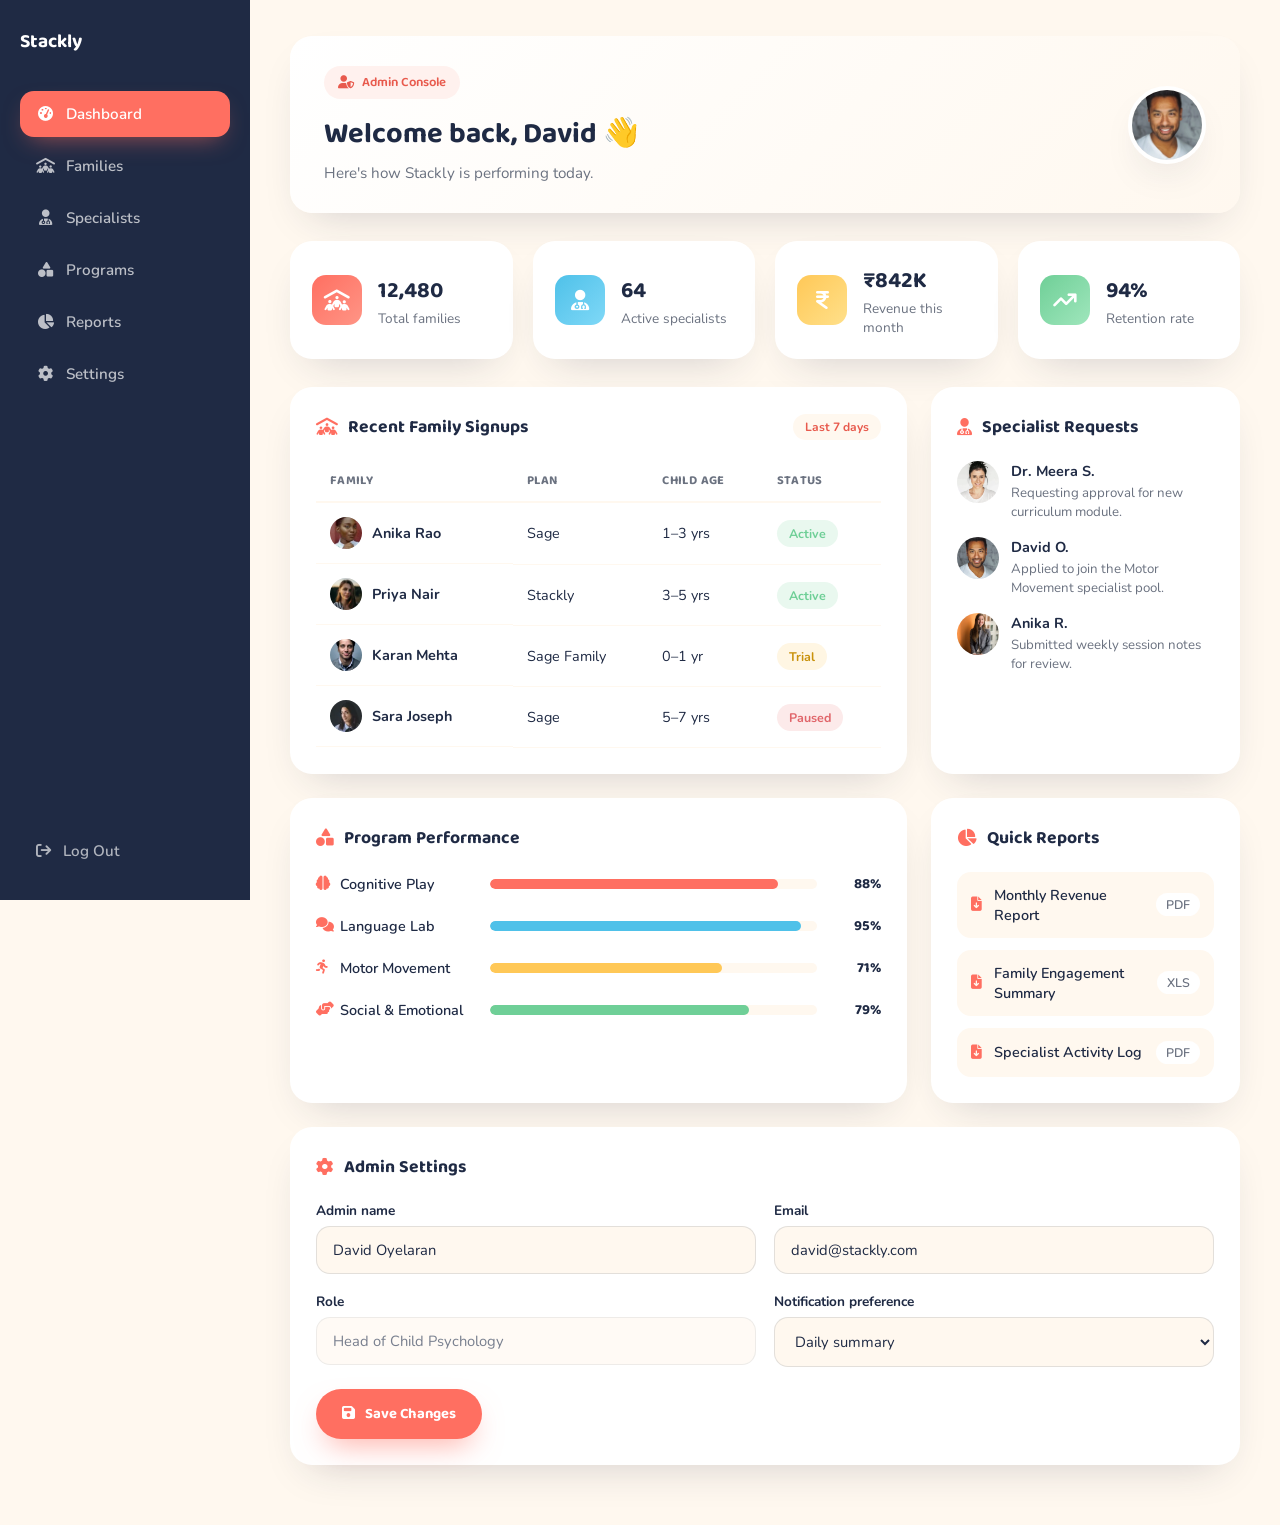
<file: admindashboard.html>
<!DOCTYPE html>
<html lang="en">
<head>
<meta charset="UTF-8">
<meta name="viewport" content="width=device-width, initial-scale=1.0">
<title>Admin Dashboard | Stackly</title>
<link rel="preconnect" href="https://fonts.googleapis.com">
<link href="https://fonts.googleapis.com/css2?family=Baloo+2:wght@500;600;700;800&family=Nunito:wght@400;500;600;700;800&display=swap" rel="stylesheet">
<link rel="stylesheet" href="https://cdnjs.cloudflare.com/ajax/libs/font-awesome/6.5.1/css/all.min.css">
<link rel="stylesheet" href="dashboard-style.css">
</head>
<body class="dash-body">

<!-- MOBILE TOPBAR -->
<header class="dash-topbar">
  <button class="dash-hamburger" id="dashHamburger" aria-label="Toggle menu"><span></span><span></span><span></span></button>
  <a href="admindashboard.html" class="logo"><i class="fa-solid fa-seedling"></i><span>Stackly</span></a>
  <div class="topbar-right">
    <button class="icon-btn"><i class="fa-solid fa-bell"></i><span class="dot"></span></button>
    <img class="topbar-avatar" src="Assest/shop25.webp" alt="Admin avatar">
  </div>
</header>

<div class="dash-shell">

  <!-- SIDEBAR -->
  <aside class="sidebar admin-sidebar" id="sidebar">
    <div class="sidebar-logo">
      <a href="admindashboard.html" class="logo"><span>Stackly</span></a>
      <button class="sidebar-close" id="sidebarClose"><i class="fa-solid fa-xmark"></i></button>
    </div>
    <nav class="sidebar-nav">
      <a href="#overview" class="side-link active"><i class="fa-solid fa-gauge-high"></i> Dashboard</a>
      <a href="#families" class="side-link"><i class="fa-solid fa-people-roof"></i> Families</a>
      <a href="#specialist-requests" class="side-link"><i class="fa-solid fa-user-doctor"></i> Specialists</a>
      <a href="#programs" class="side-link"><i class="fa-solid fa-shapes"></i> Programs</a>
      <a href="#reports" class="side-link"><i class="fa-solid fa-chart-pie"></i> Reports</a>
      <a href="#settings" class="side-link"><i class="fa-solid fa-gear"></i> Settings</a>
    </nav>
    <a href="login.html" class="logout-link"><i class="fa-solid fa-arrow-right-from-bracket"></i> Log Out</a>
  </aside>
  <div class="sidebar-overlay" id="sidebarOverlay"></div>

  <!-- MAIN -->
  <main class="dash-main">

    <!-- GREETING -->
    <div class="dash-greeting admin-greeting" id="overview" data-animate="fade-up">
      <div>
        <span class="eyebrow eyebrow-dark"><i class="fa-solid fa-user-shield"></i> Admin Console</span>
        <h1>Welcome back, David 👋</h1>
        <p>Here's how Stackly is performing today.</p>
      </div>
      <img class="greeting-img" src="Assest/child12.webp" alt="Admin">
    </div>

    <!-- STAT CARDS -->
    <div class="stat-cards">
      <div class="dstat-card" data-animate="fade-up" data-delay="0">
        <div class="dstat-icon icon-coral"><i class="fa-solid fa-people-roof"></i></div>
        <div><h3><span class="counter" data-count="12480">0</span></h3><p>Total families</p></div>
      </div>
      <div class="dstat-card" data-animate="fade-up" data-delay="1">
        <div class="dstat-icon icon-sky"><i class="fa-solid fa-user-doctor"></i></div>
        <div><h3><span class="counter" data-count="64">0</span></h3><p>Active specialists</p></div>
      </div>
      <div class="dstat-card" data-animate="fade-up" data-delay="2">
        <div class="dstat-icon icon-sun"><i class="fa-solid fa-indian-rupee-sign"></i></div>
        <div><h3>₹<span class="counter" data-count="842">0</span>K</h3><p>Revenue this month</p></div>
      </div>
      <div class="dstat-card" data-animate="fade-up" data-delay="3">
        <div class="dstat-icon icon-mint"><i class="fa-solid fa-arrow-trend-up"></i></div>
        <div><h3><span class="counter" data-count="94">0</span>%</h3><p>Retention rate</p></div>
      </div>
    </div>

    <div class="dash-grid">

      <!-- RECENT SIGNUPS -->
      <section class="dash-card span-2" id="families" data-animate="fade-up">
        <div class="dash-card-head">
          <h2><i class="fa-solid fa-people-roof"></i> Recent Family Signups</h2>
          <span class="tag">Last 7 days</span>
        </div>
        <div class="table-wrap">
          <table class="dash-table">
            <thead><tr><th>Family</th><th>Plan</th><th>Child Age</th><th>Status</th></tr></thead>
            <tbody>
              <tr>
                <td class="cell-user"><img src="Assest/child3.webp" alt=""> Anika Rao</td>
                <td>Sage</td><td>1–3 yrs</td><td><span class="status active">Active</span></td>
              </tr>
              <tr>
                <td class="cell-user"><img src="Assest/child2.webp" alt=""> Priya Nair</td>
                <td>Stackly</td><td>3–5 yrs</td><td><span class="status active">Active</span></td>
              </tr>
              <tr>
                <td class="cell-user"><img src="Assest/shop15.webp" alt=""> Karan Mehta</td>
                <td>Sage Family</td><td>0–1 yr</td><td><span class="status pending">Trial</span></td>
              </tr>
              <tr>
                <td class="cell-user"><img src="Assest/child4.webp" alt=""> Sara Joseph</td>
                <td>Sage</td><td>5–7 yrs</td><td><span class="status inactive">Paused</span></td>
              </tr>
            </tbody>
          </table>
        </div>
      </section>

      <!-- SPECIALIST REQUESTS -->
      <section class="dash-card" id="specialist-requests" data-animate="fade-up" data-delay="1">
        <div class="dash-card-head"><h2><i class="fa-solid fa-user-doctor"></i> Specialist Requests</h2></div>
        <ul class="message-list">
          <li>
            <img src="Assest/child13.webp" alt="Specialist">
            <div><h4>Dr. Meera S.</h4><p>Requesting approval for new curriculum module.</p></div>
          </li>
          <li>
            <img src="Assest/child12.webp" alt="Specialist">
            <div><h4>David O.</h4><p>Applied to join the Motor Movement specialist pool.</p></div>
          </li>
          <li>
            <img src="Assest/shop25.webp" alt="Specialist">
            <div><h4>Anika R.</h4><p>Submitted weekly session notes for review.</p></div>
          </li>
        </ul>
      </section>

      <!-- PROGRAM PERFORMANCE -->
      <section class="dash-card span-2" id="programs" data-animate="fade-up">
        <div class="dash-card-head"><h2><i class="fa-solid fa-shapes"></i> Program Performance</h2></div>
        <div class="progress-rows">
          <div class="progress-row">
            <span><i class="fa-solid fa-brain"></i> Cognitive Play</span>
            <div class="bar"><div class="bar-fill" style="--val:88%;background:var(--coral);"></div></div>
            <strong>88%</strong>
          </div>
          <div class="progress-row">
            <span><i class="fa-solid fa-comments"></i> Language Lab</span>
            <div class="bar"><div class="bar-fill" style="--val:95%;background:var(--sky);"></div></div>
            <strong>95%</strong>
          </div>
          <div class="progress-row">
            <span><i class="fa-solid fa-person-running"></i> Motor Movement</span>
            <div class="bar"><div class="bar-fill" style="--val:71%;background:var(--sun);"></div></div>
            <strong>71%</strong>
          </div>
          <div class="progress-row">
            <span><i class="fa-solid fa-handshake-angle"></i> Social &amp; Emotional</span>
            <div class="bar"><div class="bar-fill" style="--val:79%;background:var(--mint);"></div></div>
            <strong>79%</strong>
          </div>
        </div>
      </section>

      <!-- REPORTS -->
      <section class="dash-card" id="reports" data-animate="fade-up" data-delay="1">
        <div class="dash-card-head"><h2><i class="fa-solid fa-chart-pie"></i> Quick Reports</h2></div>
        <ul class="report-list">
          <li><i class="fa-solid fa-file-arrow-down"></i><a href="404.html">Monthly Revenue Report</a> <span>PDF</span></li>
          <li><i class="fa-solid fa-file-arrow-down"></i> <a href="404.html">Family Engagement Summary</a> <span>XLS</span></li>
          <li><i class="fa-solid fa-file-arrow-down"></i> <a href="404.html">Specialist Activity Log</a> <span>PDF</span></li>
        </ul>
      </section>
    </div>

    <!-- SETTINGS -->
    <section class="dash-card" id="settings" data-animate="fade-up">
      <div class="dash-card-head"><h2><i class="fa-solid fa-gear"></i> Admin Settings</h2></div>
      <div class="settings-grid">
        <label>Admin name<input type="text" value="David Oyelaran"></label>
        <label>Email<input type="email" value="david@stackly.com"></label>
        <label>Role<input type="text" value="Head of Child Psychology" disabled></label>
        <label>Notification preference
          <select>
            <option selected>Daily summary</option>
            <option>Real-time alerts</option>
            <option>Weekly digest</option>
          </select>
        </label>
      </div>
      <button class="btn btn-primary"><i class="fa-solid fa-floppy-disk"></i> Save Changes</button>
    </section>

  </main>
</div>

<script src="dashboard-script.js"></script>
</body>
</html>
</file>
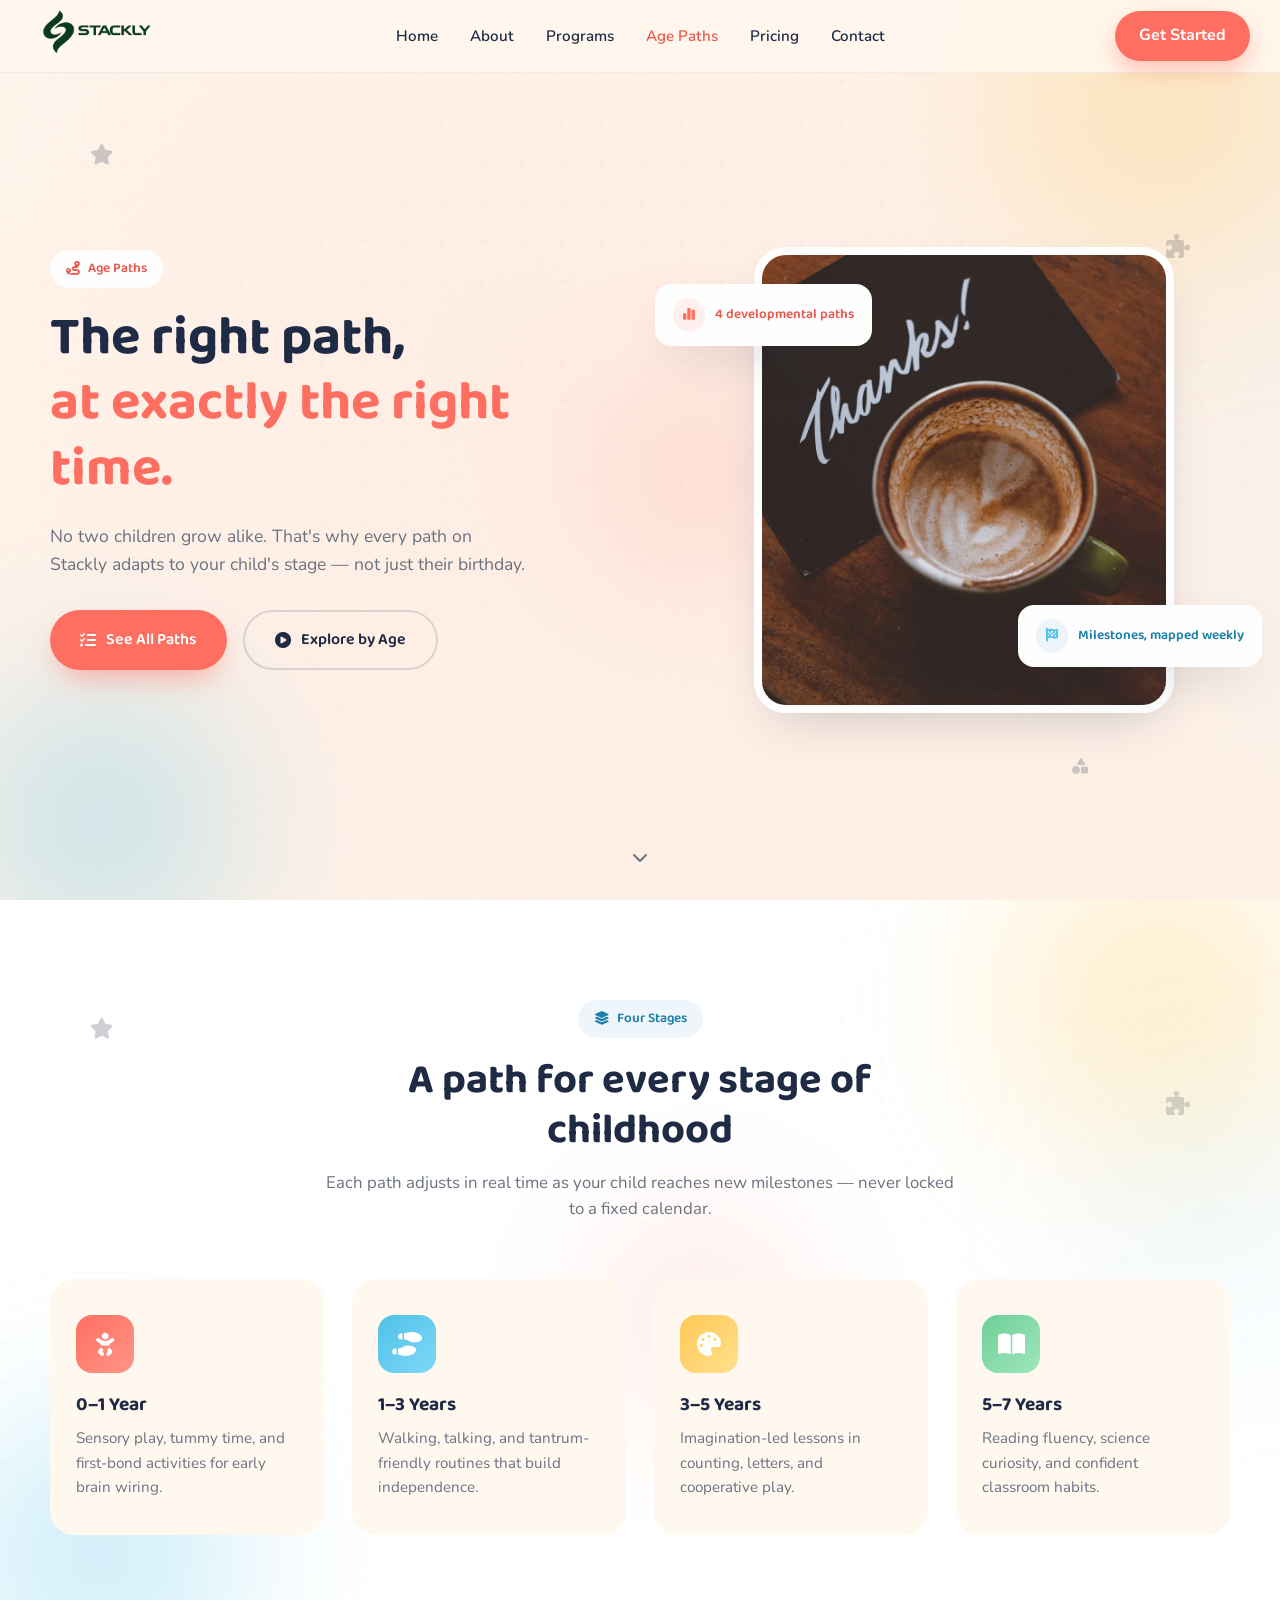
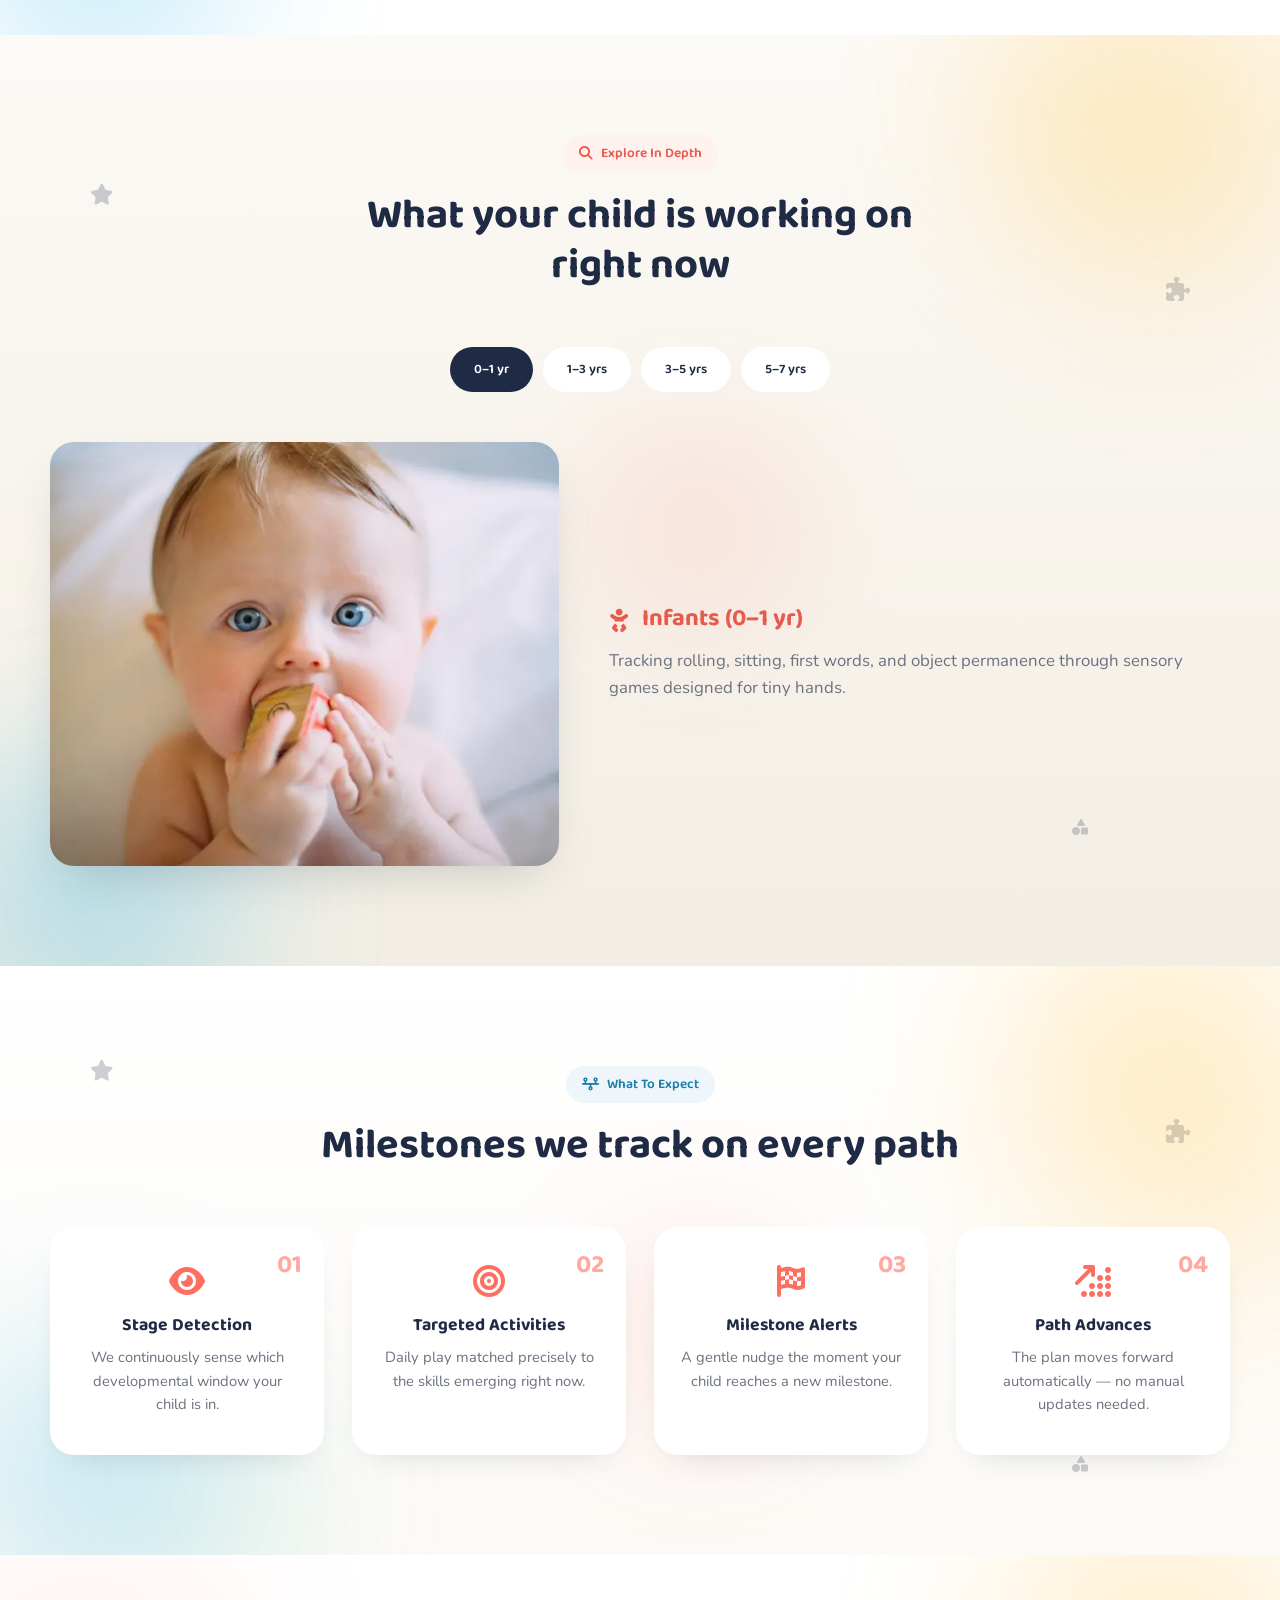
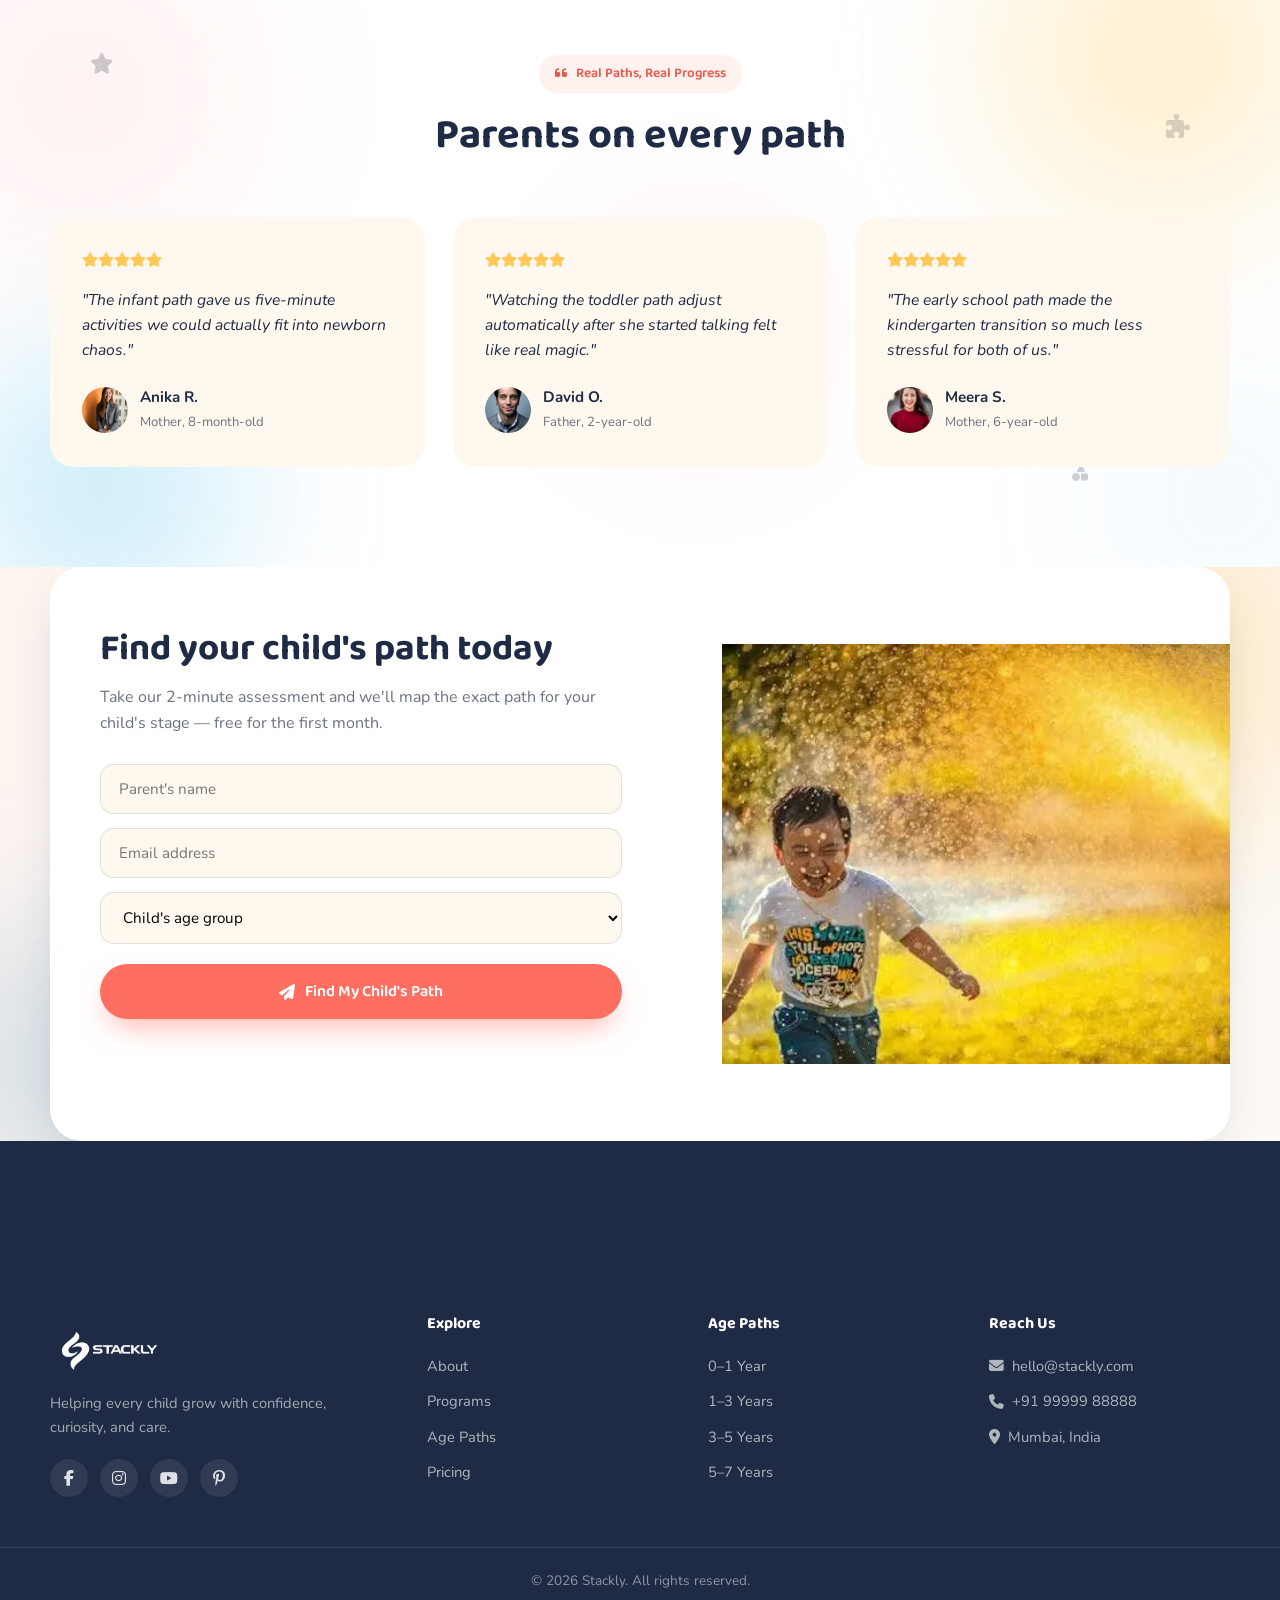
<file: ages.html>
<!DOCTYPE html>
<html lang="en">
<head>
<meta charset="UTF-8">
<meta name="viewport" content="width=device-width, initial-scale=1.0">
<title>Age Paths | Stackly</title>
<link rel="preconnect" href="https://fonts.googleapis.com">
<link href="https://fonts.googleapis.com/css2?family=Baloo+2:wght@500;600;700;800&family=Nunito:wght@400;500;600;700;800&display=swap" rel="stylesheet">
<link rel="stylesheet" href="https://cdnjs.cloudflare.com/ajax/libs/font-awesome/6.5.1/css/all.min.css">
<link rel="stylesheet" href="style.css">
</head>
<body>

<!-- NAVBAR -->
<header class="navbar" id="navbar">
  <div class="nav-inner">
    <div class="logo">
        <a href="index.html">
            <img src="Assest/stacklylogo (1).webp" alt="Logo">
        </a>
    </div>
    <nav class="nav-links" id="navLinks">
      <a href="index.html">Home</a>
      <a href="about.html">About</a>
      <a href="programs.html">Programs</a>
      <a href="ages.html" class="active">Age Paths</a>
      <a href="pricing.html">Pricing</a>
      <a href="contact.html">Contact</a>
<!-- Mobile only -->
    <a href="login.html" class="nav-cta mobile-btn">
        Get Started
    </a>
    </nav>
<!-- Desktop only -->
<a href="login.html" class="nav-cta desktop-btn">
    Get Started
</a>
    <button class="hamburger" id="hamburger">
      <span></span><span></span><span></span>
    </button>
  </div>
</header>

<!-- 1. HERO -->
<section class="hero" id="home">
  <i class="fa-solid fa-star hero-shape shape-1"></i>
<i class="fa-solid fa-heart hero-shape shape-2"></i>
<i class="fa-solid fa-puzzle-piece hero-shape shape-3"></i>
<i class="fa-solid fa-shapes hero-shape shape-4"></i>
  <div class="hero-blob blob-1"></div>
  <div class="hero-blob blob-2"></div>
  <div class="hero-blob blob-3"></div>
<div class="hero-blob blob-4"></div>
  <div class="hero-inner">
    <div class="hero-text" data-animate="fade-up">
      <span class="eyebrow"><i class="fa-solid fa-route"></i> Age Paths</span>
      <h1>The right path, <br><span class="highlight">at exactly the right time.</span></h1>
      <p>No two children grow alike. That's why every path on Stackly adapts to your child's stage — not just their birthday.</p>
      <div class="hero-actions">
        <a href="contact.html" class="btn btn-primary"><i class="fa-solid fa-list-check"></i> See All Paths</a>
        <a href="contact.html" class="btn btn-ghost"><i class="fa-solid fa-circle-play"></i> Explore by Age</a>
      </div>
    </div>
    <div class="hero-media" data-animate="fade-in">
      <img src="Assest/child15.webp" alt="Child reaching a developmental milestone" class="hero-img">
      <div class="floating-card card-1"><i class="fa-solid fa-chart-simple"></i><span>4 developmental paths</span></div>
      <div class="floating-card card-2"><i class="fa-solid fa-flag-checkered"></i><span>Milestones, mapped weekly</span></div>
    </div>
  </div>
  <div class="scroll-cue"><i class="fa-solid fa-chevron-down"></i></div>
</section>

<!-- 2. AGE PATH OVERVIEW CARDS -->
<section class="programs" id="overview">
  <i class="fa-solid fa-star hero-shape shape-1"></i>
<i class="fa-solid fa-heart hero-shape shape-2"></i>
<i class="fa-solid fa-puzzle-piece hero-shape shape-3"></i>
<i class="fa-solid fa-shapes hero-shape shape-4"></i>
  <div class="hero-blob blob-1"></div>
  <div class="hero-blob blob-2"></div>
  <div class="hero-blob blob-3"></div>
<div class="hero-blob blob-4"></div>
  <div class="section-inner">
    <div class="section-head" data-animate="fade-up">
      <span class="eyebrow eyebrow-dark"><i class="fa-solid fa-layer-group"></i> Four Stages</span>
      <h2>A path for every stage of childhood</h2>
      <p>Each path adjusts in real time as your child reaches new milestones — never locked to a fixed calendar.</p>
    </div>
    <div class="card-grid">
      <article class="feature-card" data-animate="fade-up" data-delay="0">
        <div class="feature-icon icon-coral"><i class="fa-solid fa-baby"></i></div>
        <h3>0–1 Year</h3>
        <p>Sensory play, tummy time, and first-bond activities for early brain wiring.</p>
      </article>
      <article class="feature-card" data-animate="fade-up" data-delay="1">
        <div class="feature-icon icon-sky"><i class="fa-solid fa-shoe-prints"></i></div>
        <h3>1–3 Years</h3>
        <p>Walking, talking, and tantrum-friendly routines that build independence.</p>
      </article>
      <article class="feature-card" data-animate="fade-up" data-delay="2">
        <div class="feature-icon icon-sun"><i class="fa-solid fa-palette"></i></div>
        <h3>3–5 Years</h3>
        <p>Imagination-led lessons in counting, letters, and cooperative play.</p>
      </article>
      <article class="feature-card" data-animate="fade-up" data-delay="3">
        <div class="feature-icon icon-mint"><i class="fa-solid fa-book-open"></i></div>
        <h3>5–7 Years</h3>
        <p>Reading fluency, science curiosity, and confident classroom habits.</p>
      </article>
    </div>
  </div>
</section>

<!-- 3. EXPLORE BY AGE (DETAILED TABS) -->
<section class="ages" id="explore">
  <i class="fa-solid fa-star hero-shape shape-1"></i>
<i class="fa-solid fa-heart hero-shape shape-2"></i>
<i class="fa-solid fa-puzzle-piece hero-shape shape-3"></i>
<i class="fa-solid fa-shapes hero-shape shape-4"></i>
  <div class="hero-blob blob-1"></div>
  <div class="hero-blob blob-2"></div>
  <div class="hero-blob blob-3"></div>
<div class="hero-blob blob-4"></div>
  <div class="section-inner">
    <div class="section-head" data-animate="fade-up">
      <span class="eyebrow"><i class="fa-solid fa-magnifying-glass"></i> Explore In Depth</span>
      <h2>What your child is working on right now</h2>
    </div>
    <div class="age-tabs" data-animate="fade-up">
      <button class="age-tab active" data-target="age-1">0–1 yr</button>
      <button class="age-tab" data-target="age-2">1–3 yrs</button>
      <button class="age-tab" data-target="age-3">3–5 yrs</button>
      <button class="age-tab" data-target="age-4">5–7 yrs</button>
    </div>
    <div class="age-panels">
      <div class="age-panel active" id="age-1">
        <img src="Assest/child6.webp" alt="Infant">
        <div>
          <h3><i class="fa-solid fa-baby"></i> Infants (0–1 yr)</h3>
          <p>Tracking rolling, sitting, first words, and object permanence through sensory games designed for tiny hands.</p>
        </div>
      </div>
      <div class="age-panel" id="age-2">
        <img src="Assest/child6.webp" alt="Toddler">
        <div>
          <h3><i class="fa-solid fa-shoe-prints"></i> Toddlers (1–3 yrs)</h3>
          <p>Supporting walking, two-word phrases, and early independence with safe, guided exploration routines.</p>
        </div>
      </div>
      <div class="age-panel" id="age-3">
        <img src="Assest/child8.webp" alt="Preschooler">
        <div>
          <h3><i class="fa-solid fa-palette"></i> Preschool (3–5 yrs)</h3>
          <p>Building counting, letter recognition, and cooperative play through imaginative storytelling activities.</p>
        </div>
      </div>
      <div class="age-panel" id="age-4">
        <img src="Assest/child9.webp" alt="School age child">
        <div>
          <h3><i class="fa-solid fa-book-open"></i> Early School (5–7 yrs)</h3>
          <p>Strengthening reading fluency, early science curiosity, and confident classroom habits for school transitions.</p>
        </div>
      </div>
    </div>
  </div>
</section>

<!-- 4. WHAT TO EXPECT / MILESTONE TIMELINE -->
<section class="how" id="milestones">
  <i class="fa-solid fa-star hero-shape shape-1"></i>
<i class="fa-solid fa-heart hero-shape shape-2"></i>
<i class="fa-solid fa-puzzle-piece hero-shape shape-3"></i>
<i class="fa-solid fa-shapes hero-shape shape-4"></i>
  <div class="hero-blob blob-1"></div>
  <div class="hero-blob blob-2"></div>
  <div class="hero-blob blob-3"></div>
<div class="hero-blob blob-4"></div>
  <div class="section-inner">
    <div class="section-head" data-animate="fade-up">
      <span class="eyebrow eyebrow-dark"><i class="fa-solid fa-timeline"></i> What To Expect</span>
      <h2>Milestones we track on every path</h2>
    </div>
    <div class="steps">
      <div class="step" data-animate="fade-up" data-delay="0">
        <div class="step-num">01</div>
        <i class="fa-solid fa-eye step-icon"></i>
        <h3>Stage Detection</h3>
        <p>We continuously sense which developmental window your child is in.</p>
      </div>
      <div class="step" data-animate="fade-up" data-delay="1">
        <div class="step-num">02</div>
        <i class="fa-solid fa-bullseye step-icon"></i>
        <h3>Targeted Activities</h3>
        <p>Daily play matched precisely to the skills emerging right now.</p>
      </div>
      <div class="step" data-animate="fade-up" data-delay="2">
        <div class="step-num">03</div>
        <i class="fa-solid fa-flag-checkered step-icon"></i>
        <h3>Milestone Alerts</h3>
        <p>A gentle nudge the moment your child reaches a new milestone.</p>
      </div>
      <div class="step" data-animate="fade-up" data-delay="3">
        <div class="step-num">04</div>
        <i class="fa-solid fa-arrow-up-right-dots step-icon"></i>
        <h3>Path Advances</h3>
        <p>The plan moves forward automatically — no manual updates needed.</p>
      </div>
    </div>
  </div>
</section>

<!-- 5. STORIES BY STAGE -->
<section class="stories" id="stories">
  <i class="fa-solid fa-star hero-shape shape-1"></i>
<i class="fa-solid fa-heart hero-shape shape-2"></i>
<i class="fa-solid fa-puzzle-piece hero-shape shape-3"></i>
<i class="fa-solid fa-shapes hero-shape shape-4"></i>
  <div class="hero-blob blob-1"></div>
  <div class="hero-blob blob-2"></div>
  <div class="hero-blob blob-3"></div>
<div class="hero-blob blob-4"></div>
  <div class="section-inner">
    <div class="section-head" data-animate="fade-up">
      <span class="eyebrow"><i class="fa-solid fa-quote-left"></i> Real Paths, Real Progress</span>
      <h2>Parents on every path</h2>
    </div>
    <div class="testimonial-track" data-animate="fade-up">
      <article class="testimonial">
        <div class="stars"><i class="fa-solid fa-star"></i><i class="fa-solid fa-star"></i><i class="fa-solid fa-star"></i><i class="fa-solid fa-star"></i><i class="fa-solid fa-star"></i></div>
        <p>"The infant path gave us five-minute activities we could actually fit into newborn chaos."</p>
        <div class="testimonial-person">
          <img src="Assest/shop25.webp" alt="Parent">
          <div><strong>Anika R.</strong><span>Mother, 8-month-old</span></div>
        </div>
      </article>
      <article class="testimonial">
        <div class="stars"><i class="fa-solid fa-star"></i><i class="fa-solid fa-star"></i><i class="fa-solid fa-star"></i><i class="fa-solid fa-star"></i><i class="fa-solid fa-star"></i></div>
        <p>"Watching the toddler path adjust automatically after she started talking felt like real magic."</p>
        <div class="testimonial-person">
          <img src="Assest/shop15.webp" alt="Parent">
          <div><strong>David O.</strong><span>Father, 2-year-old</span></div>
        </div>
      </article>
      <article class="testimonial">
        <div class="stars"><i class="fa-solid fa-star"></i><i class="fa-solid fa-star"></i><i class="fa-solid fa-star"></i><i class="fa-solid fa-star"></i><i class="fa-solid fa-star"></i></div>
        <p>"The early school path made the kindergarten transition so much less stressful for both of us."</p>
        <div class="testimonial-person">
          <img src="Assest/shop14.webp" alt="Parent">
          <div><strong>Meera S.</strong><span>Mother, 6-year-old</span></div>
        </div>
      </article>
    </div>
  </div>
</section>

<!-- 6. CTA -->
<section class="contact" id="contact">
  <i class="fa-solid fa-star hero-shape shape-1"></i>
<i class="fa-solid fa-heart hero-shape shape-2"></i>
<i class="fa-solid fa-puzzle-piece hero-shape shape-3"></i>
<i class="fa-solid fa-shapes hero-shape shape-4"></i>
  <div class="hero-blob blob-1"></div>
  <div class="hero-blob blob-2"></div>
  <div class="hero-blob blob-3"></div>
<div class="hero-blob blob-4"></div>
  <div class="section-inner contact-box" data-animate="fade-up">
    <div class="contact-text">
      <h2>Find your child's path today</h2>
      <p>Take our 2-minute assessment and we'll map the exact path for your child's stage — free for the first month.</p>
      <form class="contact-form" id="contactForm">
        <input type="text" placeholder="Parent's name" required>
        <input type="email" placeholder="Email address" required>
        <select>
          <option>Child's age group</option>
          <option>0–1 year</option>
          <option>1–3 years</option>
          <option>3–5 years</option>
          <option>5–7 years</option>
        </select>
        <button type="submit" class="btn btn-primary"><i class="fa-solid fa-paper-plane"></i> Find My Child's Path</button>
      </form>
      <p class="form-note" id="formNote"></p>
    </div>
    <div class="contact-media">
      <img src="Assest/child10.webp" alt="Happy child">
    </div>
  </div>
</section>

<!-- FOOTER -->
<footer class="footer">
  <div class="section-inner footer-grid">
    <div class="footer-brand">
<div class="logo1">
        <a href="ages.html">
            <img src="Assest/stacklylogo (1).webp" alt="Logo1">
        </a>
    </div>
       <p>Helping every child grow with confidence, curiosity, and care.</p>
      <div class="socials">
        <a href="404.html"><i class="fa-brands fa-facebook-f"></i></a>
        <a href="404.html"><i class="fa-brands fa-instagram"></i></a>
        <a href="404.html"><i class="fa-brands fa-youtube"></i></a>
        <a href="404.html"><i class="fa-brands fa-pinterest-p"></i></a>
      </div>
    </div>
    <div class="footer-col">
      <h4>Explore</h4>
      <a href="about.html">About</a>
      <a href="programs.html">Programs</a>
      <a href="ages.html">Age Paths</a>
      <a href="pricing.html">Pricing</a>
    </div>
    <div class="footer-col">
      <h4>Age Paths</h4>
      <a href="contact.html">0–1 Year</a>
      <a href="contact.html">1–3 Years</a>
      <a href="contact.html">3–5 Years</a>
      <a href="contact.html">5–7 Years</a>
    </div>
    <div class="footer-col">
      <h4>Reach Us</h4>
      <a href="#"><i class="fa-solid fa-envelope"></i> hello@stackly.com</a>
      <a href="#"><i class="fa-solid fa-phone"></i> +91 99999 88888</a>
      <a href="#"><i class="fa-solid fa-location-dot"></i> Mumbai, India</a>
    </div>
  </div>
  <div class="footer-bottom">
    <p>&copy; 2026 Stackly. All rights reserved.</p>
  </div>
</footer>

<button class="back-to-top" id="backToTop" aria-label="Back to top"><i class="fa-solid fa-arrow-up"></i></button>

<script src="ages-script.js"></script>
</body>
</html>
</file>
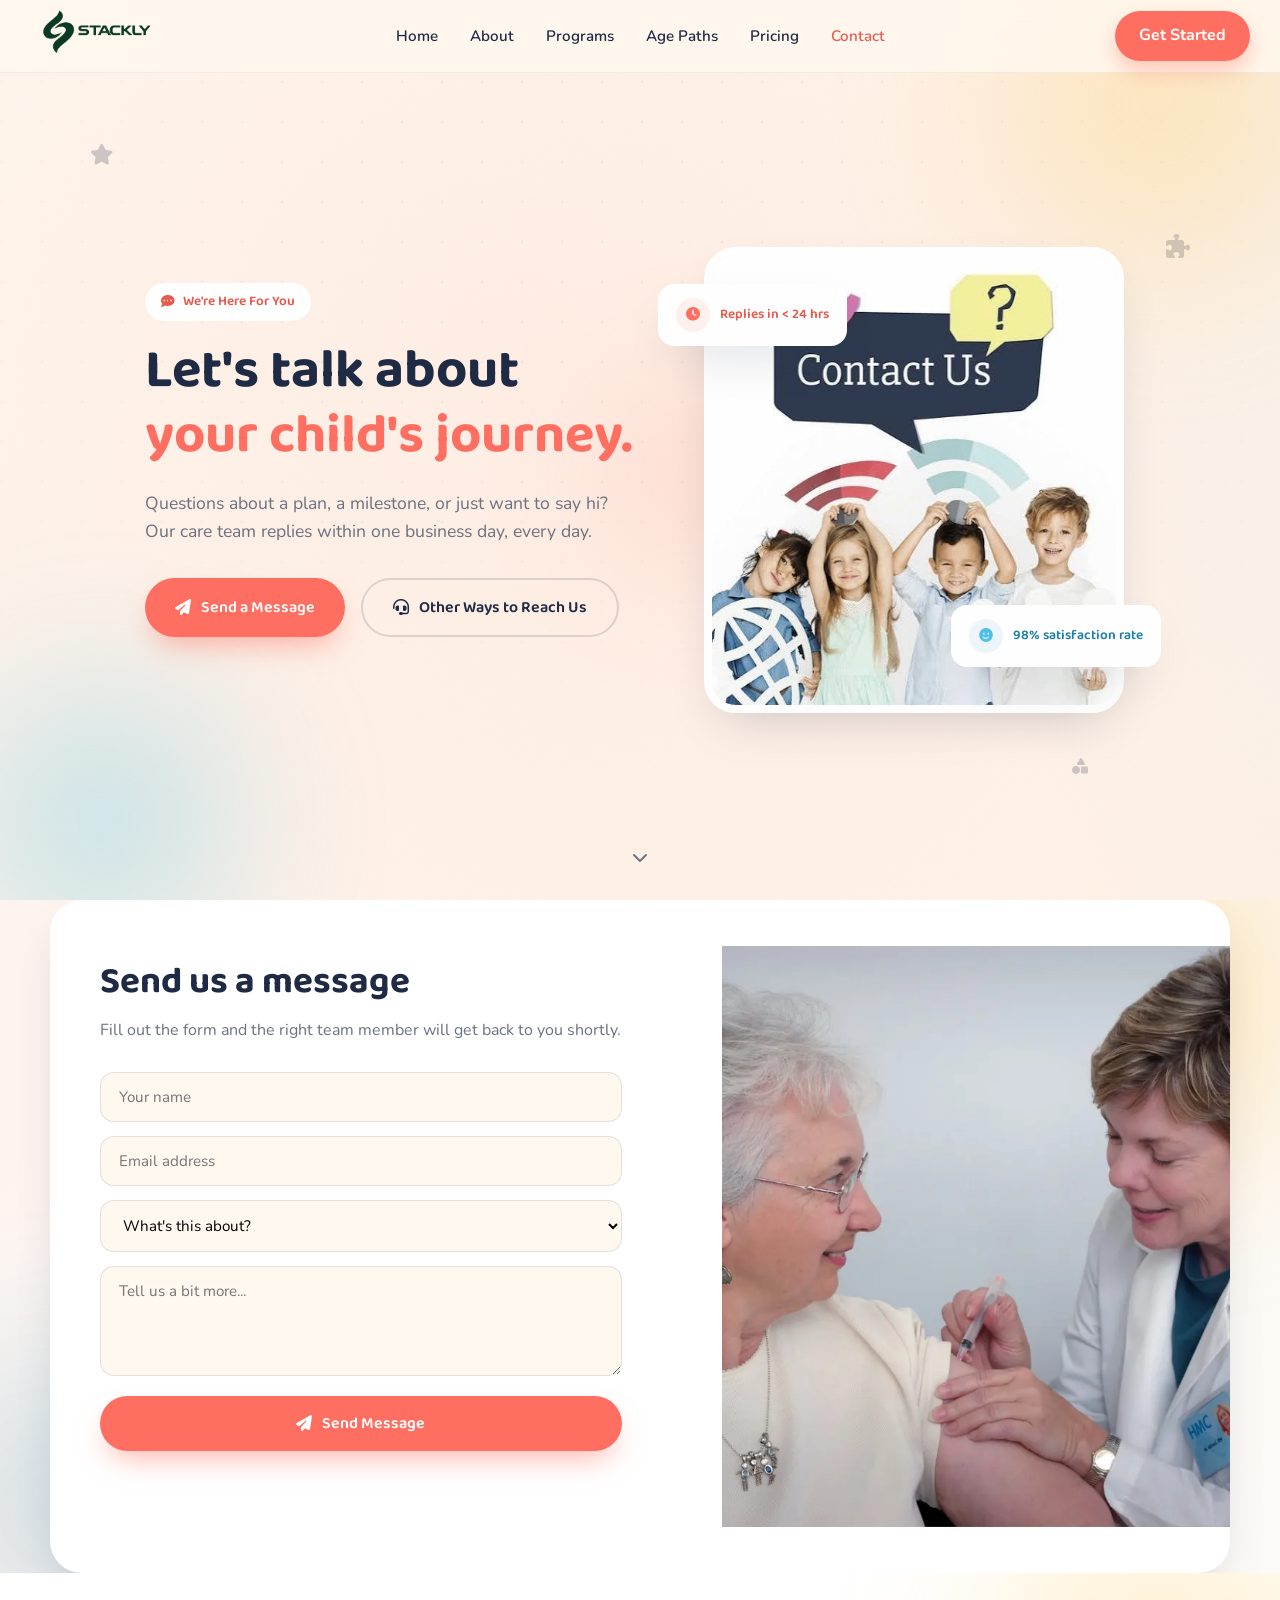
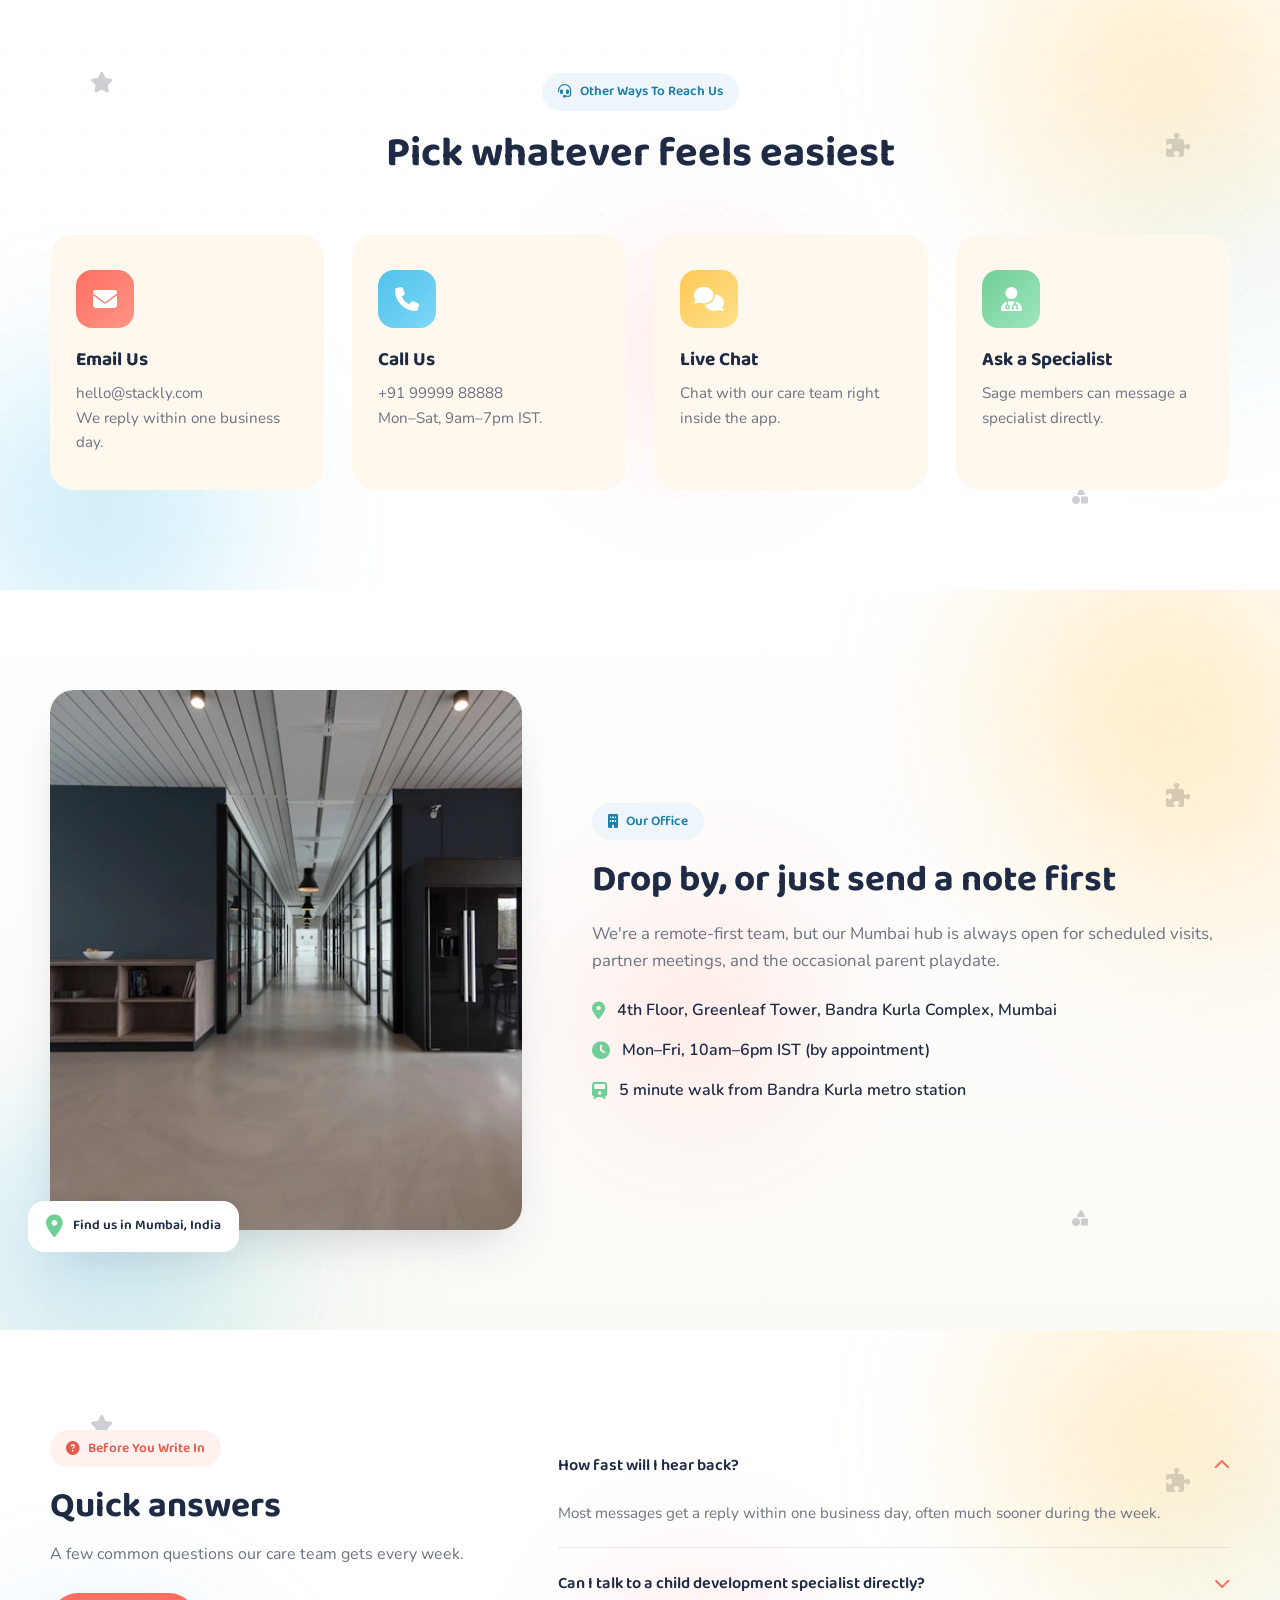
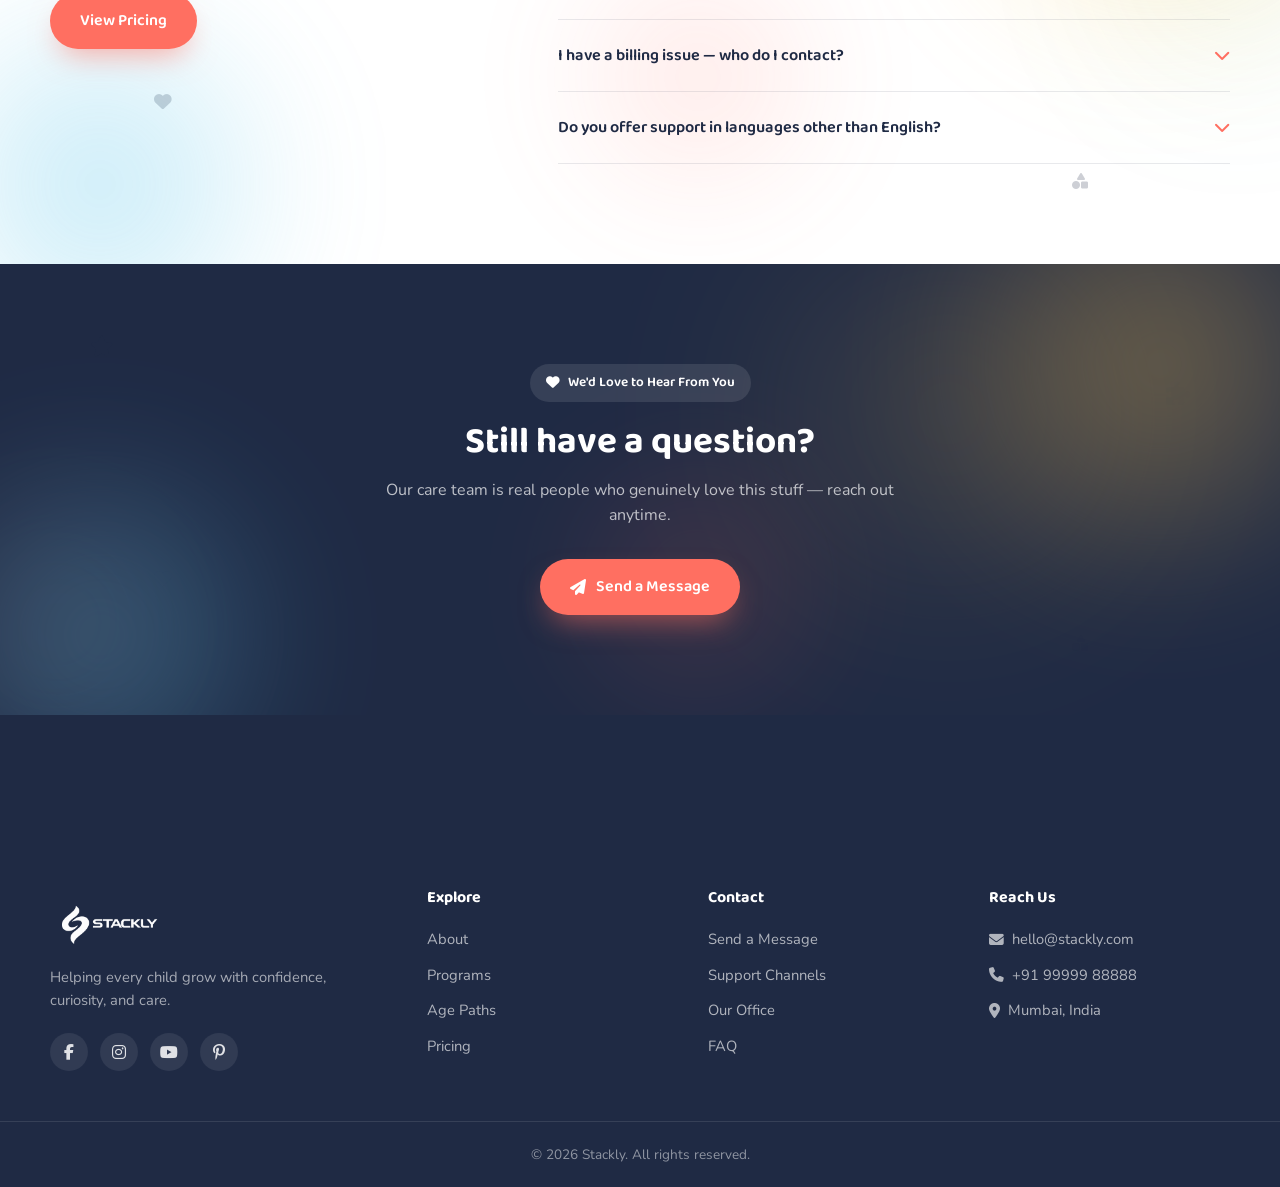
<file: contact.html>
<!DOCTYPE html>
<html lang="en">
<head>
<meta charset="UTF-8">
<meta name="viewport" content="width=device-width, initial-scale=1.0">
<title>Contact Us | Stackly</title>
<link rel="preconnect" href="https://fonts.googleapis.com">
<link href="https://fonts.googleapis.com/css2?family=Baloo+2:wght@500;600;700;800&family=Nunito:wght@400;500;600;700;800&display=swap" rel="stylesheet">
<link rel="stylesheet" href="https://cdnjs.cloudflare.com/ajax/libs/font-awesome/6.5.1/css/all.min.css">
<link rel="stylesheet" href="style.css">
</head>
<body>

<!-- NAVBAR -->
<header class="navbar" id="navbar">
  <div class="nav-inner">
    <div class="logo">
        <a href="index.html">
            <img src="Assest/stacklylogo (1).webp" alt="Logo">
        </a>
    </div>
    <nav class="nav-links" id="navLinks">
            <a href="index.html">Home</a>
      <a href="about.html">About</a>
      <a href="programs.html">Programs</a>
      <a href="ages.html">Age Paths</a>
      <a href="pricing.html">Pricing</a>
      <a href="contact.html" class="active">Contact</a>
      <!-- Mobile only -->
    <a href="login.html" class="nav-cta mobile-btn">
        Get Started
    </a>
    </nav>
<!-- Desktop only -->
<a href="login.html" class="nav-cta desktop-btn">
    Get Started
</a>
    <button class="hamburger" id="hamburger">
      <span></span><span></span><span></span>
    </button>
  </div>
</header>

<!-- 1. HERO -->
<section class="hero" id="home">
 <i class="fa-solid fa-star hero-shape shape-1"></i>
<i class="fa-solid fa-heart hero-shape shape-2"></i>
<i class="fa-solid fa-puzzle-piece hero-shape shape-3"></i>
<i class="fa-solid fa-shapes hero-shape shape-4"></i>
  <div class="hero-blob blob-1"></div>
  <div class="hero-blob blob-2"></div>
  <div class="hero-blob blob-3"></div>
<div class="hero-blob blob-4"></div>
  <div class="hero-inner">
    <div class="hero-text" data-animate="fade-up">
      <span class="eyebrow"><i class="fa-solid fa-comment-dots"></i> We're Here For You</span>
      <h1>Let's talk about <br><span class="highlight">your child's journey.</span></h1>
      <p>Questions about a plan, a milestone, or just want to say hi? Our care team replies within one business day, every day.</p>
      <div class="hero-actions">
        <a href="404.html" class="btn btn-primary"><i class="fa-solid fa-paper-plane"></i> Send a Message</a>
        <a href="404.html" class="btn btn-ghost"><i class="fa-solid fa-headset"></i> Other Ways to Reach Us</a>
      </div>
    </div>
    <div class="hero-media" data-animate="fade-in">
      <img src="Assest/child17.webp" alt="Support specialist helping a family" class="hero-img">
      <div class="floating-card card-1"><i class="fa-solid fa-clock"></i><span>Replies in &lt; 24 hrs</span></div>
      <div class="floating-card card-2"><i class="fa-solid fa-face-smile"></i><span>98% satisfaction rate</span></div>
    </div>
  </div>
  <div class="scroll-cue"><i class="fa-solid fa-chevron-down"></i></div>
</section>

<!-- 2. CONTACT FORM + INFO -->
<section class="contact" id="form">
  <i class="fa-solid fa-star hero-shape shape-1"></i>
<i class="fa-solid fa-heart hero-shape shape-2"></i>
<i class="fa-solid fa-puzzle-piece hero-shape shape-3"></i>
<i class="fa-solid fa-shapes hero-shape shape-4"></i>
  <div class="hero-blob blob-1"></div>
  <div class="hero-blob blob-2"></div>
  <div class="hero-blob blob-3"></div>
<div class="hero-blob blob-4"></div>
  <div class="section-inner contact-box" data-animate="fade-up">
    <div class="contact-text">
      <h2>Send us a message</h2>
      <p>Fill out the form and the right team member will get back to you shortly.</p>
      <form class="contact-form" id="contactForm">
        <input type="text" placeholder="Your name" required>
        <input type="email" placeholder="Email address" required>
        <select>
          <option>What's this about?</option>
          <option>Billing &amp; Plans</option>
          <option>Child Development Question</option>
          <option>Technical Support</option>
          <option>Partnerships &amp; Press</option>
        </select>
        <textarea placeholder="Tell us a bit more..." rows="4" required></textarea>
        <button type="submit" class="btn btn-primary"><i class="fa-solid fa-paper-plane"></i> Send Message</button>
      </form>
      <p class="form-note" id="formNote"></p>
    </div>
    <div class="contact-media">
      <img src="Assest/child5.webp" alt="Parent reading with child">
    </div>
  </div>
</section>

<!-- 3. SUPPORT CHANNELS -->
<section class="programs" id="channels">
  <i class="fa-solid fa-star hero-shape shape-1"></i>
<i class="fa-solid fa-heart hero-shape shape-2"></i>
<i class="fa-solid fa-puzzle-piece hero-shape shape-3"></i>
<i class="fa-solid fa-shapes hero-shape shape-4"></i>
  <div class="hero-blob blob-1"></div>
  <div class="hero-blob blob-2"></div>
  <div class="hero-blob blob-3"></div>
<div class="hero-blob blob-4"></div>
  <div class="section-inner">
    <div class="section-head" data-animate="fade-up">
      <span class="eyebrow eyebrow-dark"><i class="fa-solid fa-headset"></i> Other Ways To Reach Us</span>
      <h2>Pick whatever feels easiest</h2>
    </div>
    <div class="card-grid">
      <article class="feature-card" data-animate="fade-up" data-delay="0">
        <div class="feature-icon icon-coral"><i class="fa-solid fa-envelope"></i></div>
        <h3>Email Us</h3>
        <p>hello@stackly.com<br>We reply within one business day.</p>
      </article>
      <article class="feature-card" data-animate="fade-up" data-delay="1">
        <div class="feature-icon icon-sky"><i class="fa-solid fa-phone"></i></div>
        <h3>Call Us</h3>
        <p>+91 99999 88888<br>Mon–Sat, 9am–7pm IST.</p>
      </article>
      <article class="feature-card" data-animate="fade-up" data-delay="2">
        <div class="feature-icon icon-sun"><i class="fa-solid fa-comments"></i></div>
        <h3>Live Chat</h3>
        <p>Chat with our care team right inside the app.</p>
      </article>
      <article class="feature-card" data-animate="fade-up" data-delay="3">
        <div class="feature-icon icon-mint"><i class="fa-solid fa-user-doctor"></i></div>
        <h3>Ask a Specialist</h3>
        <p>Sage members can message a specialist directly.</p>
      </article>
    </div>
  </div>
</section>

<!-- 4. OFFICE / LOCATION -->
<section class="how" id="location">
  <i class="fa-solid fa-star hero-shape shape-1"></i>
<i class="fa-solid fa-heart hero-shape shape-2"></i>
<i class="fa-solid fa-puzzle-piece hero-shape shape-3"></i>
<i class="fa-solid fa-shapes hero-shape shape-4"></i>
  <div class="hero-blob blob-1"></div>
  <div class="hero-blob blob-2"></div>
  <div class="hero-blob blob-3"></div>
<div class="hero-blob blob-4"></div>
  <div class="section-inner about-grid">
    <div class="about-media" data-animate="fade-right">
      <img src="Assest/child18.webp" alt="Mumbai office skyline">
      <div class="about-badge"><i class="fa-solid fa-location-dot"></i><span>Find us in Mumbai, India</span></div>
    </div>
    <div class="about-text" data-animate="fade-left">
      <span class="eyebrow eyebrow-dark"><i class="fa-solid fa-building"></i> Our Office</span>
      <h2>Drop by, or just send a note first</h2>
      <p>We're a remote-first team, but our Mumbai hub is always open for scheduled visits, partner meetings, and the occasional parent playdate.</p>
      <ul class="check-list">
        <li><i class="fa-solid fa-location-dot"></i> 4th Floor, Greenleaf Tower, Bandra Kurla Complex, Mumbai</li>
        <li><i class="fa-solid fa-clock"></i> Mon–Fri, 10am–6pm IST (by appointment)</li>
        <li><i class="fa-solid fa-train"></i> 5 minute walk from Bandra Kurla metro station</li>
      </ul>
    </div>
  </div>
</section>

<!-- 5. QUICK FAQ -->
<section class="faq" id="faq">
  <i class="fa-solid fa-star hero-shape shape-1"></i>
<i class="fa-solid fa-heart hero-shape shape-2"></i>
<i class="fa-solid fa-puzzle-piece hero-shape shape-3"></i>
<i class="fa-solid fa-shapes hero-shape shape-4"></i>
  <div class="hero-blob blob-1"></div>
  <div class="hero-blob blob-2"></div>
  <div class="hero-blob blob-3"></div>
<div class="hero-blob blob-4"></div>
  <div class="section-inner faq-grid">
    <div class="faq-head" data-animate="fade-right">
      <span class="eyebrow"><i class="fa-solid fa-circle-question"></i> Before You Write In</span>
      <h2>Quick answers</h2>
      <p>A few common questions our care team gets every week.</p>
      <a href="404.html" class="btn btn-primary">View Pricing</a>
    </div>
    <div class="faq-list" data-animate="fade-left">
      <div class="faq-item active">
        <button class="faq-q">How fast will I hear back? <i class="fa-solid fa-chevron-down"></i></button>
        <div class="faq-a"><p>Most messages get a reply within one business day, often much sooner during the week.</p></div>
      </div>
      <div class="faq-item">
        <button class="faq-q">Can I talk to a child development specialist directly? <i class="fa-solid fa-chevron-down"></i></button>
        <div class="faq-a"><p>Yes — Sage and Sage Family members can message or schedule a call with a specialist anytime.</p></div>
      </div>
      <div class="faq-item">
        <button class="faq-q">I have a billing issue — who do I contact? <i class="fa-solid fa-chevron-down"></i></button>
        <div class="faq-a"><p>Select "Billing & Plans" in the form above, or email hello@stackly.com directly.</p></div>
      </div>
      <div class="faq-item">
        <button class="faq-q">Do you offer support in languages other than English? <i class="fa-solid fa-chevron-down"></i></button>
        <div class="faq-a"><p>Yes, our chat and email support currently cover English and Hindi, with more languages coming soon.</p></div>
      </div>
    </div>
  </div>
</section>

<!-- 6. FINAL CTA -->
<section class="contact" id="cta" style="background:var(--navy);">
  <i class="fa-solid fa-star hero-shape shape-1"></i>
<i class="fa-solid fa-heart hero-shape shape-2"></i>
<i class="fa-solid fa-puzzle-piece hero-shape shape-3"></i>
<i class="fa-solid fa-shapes hero-shape shape-4"></i>
  <div class="hero-blob blob-1"></div>
  <div class="hero-blob blob-2"></div>
  <div class="hero-blob blob-3"></div>
<div class="hero-blob blob-4"></div>
  <div class="section-inner" style="text-align:center;" data-animate="fade-up">
    <span class="eyebrow" style="background:rgba(255,255,255,0.1);color:#fff;"><i class="fa-solid fa-heart"></i> We'd Love to Hear From You</span>
    <h2 style="color:#fff;font-size:clamp(1.7rem,3vw,2.3rem);margin-bottom:14px;">Still have a question?</h2>
    <p style="color:rgba(255,255,255,0.7);max-width:520px;margin:0 auto 30px;">Our care team is real people who genuinely love this stuff — reach out anytime.</p>
    <a href="404.html" class="btn btn-primary"><i class="fa-solid fa-paper-plane"></i> Send a Message</a>
  </div>
</section>

<!-- FOOTER -->
<footer class="footer">
  <div class="section-inner footer-grid">
    <div class="footer-brand">
<div class="logo1">
        <a href="contact.html">
            <img src="Assest/stacklylogo (1).webp" alt="Logo1">
        </a>
    </div>
          <p>Helping every child grow with confidence, curiosity, and care.</p>
      <div class="socials">
        <a href="404.html"><i class="fa-brands fa-facebook-f"></i></a>
        <a href="404.html"><i class="fa-brands fa-instagram"></i></a>
        <a href="404.html"><i class="fa-brands fa-youtube"></i></a>
        <a href="404.html"><i class="fa-brands fa-pinterest-p"></i></a>
      </div>
    </div>
    <div class="footer-col">
      <h4>Explore</h4>
      <a href="about.html">About</a>
      <a href="programs.html">Programs</a>
      <a href="ages.html">Age Paths</a>
      <a href="pricing.html">Pricing</a>
    </div>
    <div class="footer-col">
      <h4>Contact</h4>
      <a href="404.html">Send a Message</a>
      <a href="404.html">Support Channels</a>
      <a href="404.html">Our Office</a>
      <a href="404.html">FAQ</a>
    </div>
    <div class="footer-col">
      <h4>Reach Us</h4>
      <a href="#"><i class="fa-solid fa-envelope"></i> hello@stackly.com</a>
      <a href="#"><i class="fa-solid fa-phone"></i> +91 99999 88888</a>
      <a href="#"><i class="fa-solid fa-location-dot"></i> Mumbai, India</a>
    </div>
  </div>
  <div class="footer-bottom">
    <p>&copy; 2026 Stackly. All rights reserved.</p>
  </div>
</footer>

<button class="back-to-top" id="backToTop" aria-label="Back to top"><i class="fa-solid fa-arrow-up"></i></button>

<script src="contact-script.js"></script>
</body>
</html>
</file>
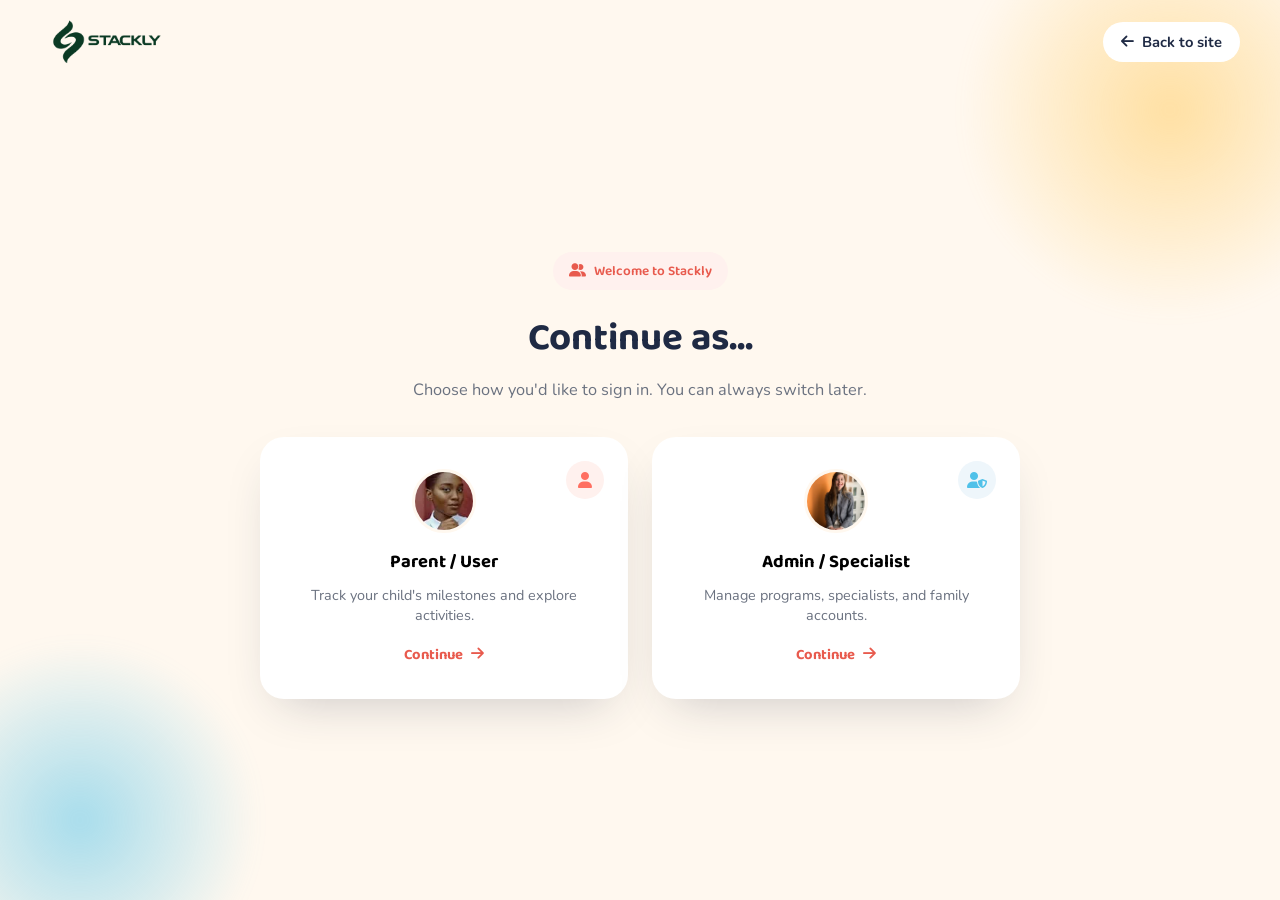
<file: login.html>
<!DOCTYPE html>
<html lang="en">
<head>
<meta charset="UTF-8">
<meta name="viewport" content="width=device-width, initial-scale=1.0">
<title>Login or Sign Up | Stackly</title>
<link rel="preconnect" href="https://fonts.googleapis.com">
<link href="https://fonts.googleapis.com/css2?family=Baloo+2:wght@500;600;700;800&family=Nunito:wght@400;500;600;700;800&display=swap" rel="stylesheet">
<link rel="stylesheet" href="https://cdnjs.cloudflare.com/ajax/libs/font-awesome/6.5.1/css/all.min.css">
<link rel="stylesheet" href="auth-style.css">
</head>
<body>

<!-- MINI NAVBAR -->
<header class="auth-navbar">
  <a href="index.html" class="logo">
     <img src="Assest/stacklylogo (1).webp" alt="Logo">
  </a>
  <a href="index.html" class="back-home"><i class="fa-solid fa-arrow-left"></i> Back to site</a>
</header>

<main class="auth-wrap">
  <div class="auth-blob blob-1"></div>
  <div class="auth-blob blob-2"></div>

  <!-- ROLE SELECT -->
  <div class="role-select" id="roleSelect" data-animate="fade-up">
    <span class="eyebrow"><i class="fa-solid fa-user-group"></i> Welcome to Stackly</span>
    <h2>Continue as...</h2>
    <p class="role-sub">Choose how you'd like to sign in. You can always switch later.</p>
    <div class="role-grid">
      <button class="role-card" data-role="user" type="button">
        <img src="Assest/child3.webp" alt="Parent">
        <div class="role-icon"><i class="fa-solid fa-user"></i></div>
        <h3>Parent / User</h3>
        <p>Track your child's milestones and explore activities.</p>
        <span class="role-cta">Continue <i class="fa-solid fa-arrow-right"></i></span>
      </button>
      <button class="role-card" data-role="admin" type="button">
        <img src="Assest/shop25.webp" alt="Admin">
        <div class="role-icon admin-icon"><i class="fa-solid fa-user-shield"></i></div>
        <h3>Admin / Specialist</h3>
        <p>Manage programs, specialists, and family accounts.</p>
        <span class="role-cta">Continue <i class="fa-solid fa-arrow-right"></i></span>
      </button>
    </div>
  </div>

  <!-- AUTH CARD -->
  <div class="auth-card" id="authCard" data-animate="fade-up">
    <button class="auth-back" id="authBack" type="button"><i class="fa-solid fa-arrow-left"></i> Change role</button>

    <!-- IMAGE SIDE -->
    <div class="auth-media">
      <img src="Assest/child1.webp" alt="Child playing and learning">
      <div class="auth-media-overlay">
        <i class="fa-solid fa-seedling"></i>
        <h3>Grow with Stack &amp; Ly</h3>
        <p>Join 12,000+ families tracking real developmental progress, every single day.</p>
        <div class="auth-stats">
          <div><strong>500+</strong><span>Activities</span></div>
          <div><strong>60+</strong><span>Specialists</span></div>
          <div><strong>4.9★</strong><span>Rated</span></div>
        </div>
      </div>
    </div>

    <!-- FORM SIDE -->
    <div class="auth-form-side">

      <span class="role-badge" id="roleBadge"><i class="fa-solid fa-user"></i> Signing in as Parent / User</span>

      <div class="auth-tabs">
        <button class="auth-tab active" data-target="login" type="button">Log In</button>
        <button class="auth-tab" data-target="signup" type="button">Sign Up</button>
      </div>

      <!-- LOGIN FORM -->
      <form class="auth-form active" id="login" novalidate>
        <h2>Welcome back</h2>
        <p class="auth-sub">Log in to continue your child's growth journey.</p>

        <div class="social-row">
         <button type="button" class="social-btn"><i class="fa-brands fa-google"></i> Google</button>
          <button type="button" class="social-btn"><i class="fa-brands fa-apple"></i> Apple</button>
        </div>
        <div class="divider"><span>or log in with email</span></div>

        <label>Email address
          <div class="input-icon"><i class="fa-solid fa-envelope"></i><input type="email" name="loginEmail" placeholder="you@example.com" required></div>
        </label>
        <label>Password
          <div class="input-icon">
            <i class="fa-solid fa-lock"></i>
            <input type="password" name="loginPassword" placeholder="Enter your password" required>
            <i class="fa-solid fa-eye toggle-pass"></i>
          </div>
        </label>

        <div class="form-row">
          <label class="checkbox"><input type="checkbox"> Remember me</label>
          <a href="404.html" class="link-muted">Forgot password?</a>
        </div>

        <button type="button" id="loginSubmitBtn" class="btn btn-primary full-width"><i class="fa-solid fa-arrow-right-to-bracket"></i> Log In</button>
        <p class="auth-switch">Don't have an account? <a href="#" class="switch-to" data-target="signup">Sign up free</a></p>
      </form>

      <!-- SIGNUP FORM -->
      <form class="auth-form" id="signup" novalidate>
        <h2>Create your account</h2>
        <p class="auth-sub">Start your free month — no card required.</p>

        <div class="social-row">
          <button type="button" class="social-btn"><i class="fa-brands fa-google"></i> Google</button>
          <button type="button" class="social-btn"><i class="fa-brands fa-apple"></i> Apple</button>
        </div>
        <div class="divider"><span>or sign up with email</span></div>

        <label>Full name
          <div class="input-icon"><i class="fa-solid fa-user"></i><input type="text" name="signupName" placeholder="Your full name" required></div>
        </label>
        <label>Email address
          <div class="input-icon"><i class="fa-solid fa-envelope"></i><input type="email" name="signupEmail" placeholder="you@example.com" required></div>
        </label>
        <label>Password
          <div class="input-icon">
            <i class="fa-solid fa-lock"></i>
            <input type="password" name="signupPassword" placeholder="Create a password" required>
            <i class="fa-solid fa-eye toggle-pass"></i>
          </div>
        </label>
        <label id="ageGroupField">Child's age group
          <div class="input-icon">
            <i class="fa-solid fa-child"></i>
            <select required>
              <option value="">Select age group</option>
              <option>0–1 year</option>
              <option>1–3 years</option>
              <option>3–5 years</option>
              <option>5–7 years</option>
            </select>
          </div>
        </label>
        <label id="specialtyField" style="display:none;">Specialty
          <div class="input-icon">
            <i class="fa-solid fa-stethoscope"></i>
            <select>
              <option value="">Select specialty</option>
              <option>Child Psychology</option>
              <option>Speech &amp; Language</option>
              <option>Occupational Therapy</option>
              <option>Pediatric Care</option>
            </select>
          </div>
        </label>

        <label class="checkbox terms"><input type="checkbox" id="termsCheckbox" required> I agree to the <a href="404.html">Terms</a> &amp; <a href="404.html">Privacy Policy</a></label>

        <button type="button" id="signupSubmitBtn" class="btn btn-primary full-width"><i class="fa-solid fa-rocket"></i> Create Free Account</button>
        <p class="auth-switch">Already have an account? <a href="#" class="switch-to" data-target="login">Log in</a></p>
      </form>

      <p class="auth-note" id="authNote"></p>
    </div>
  </div>
</main>

<script src="auth-script.js"></script>
</body>
</html>
</file>
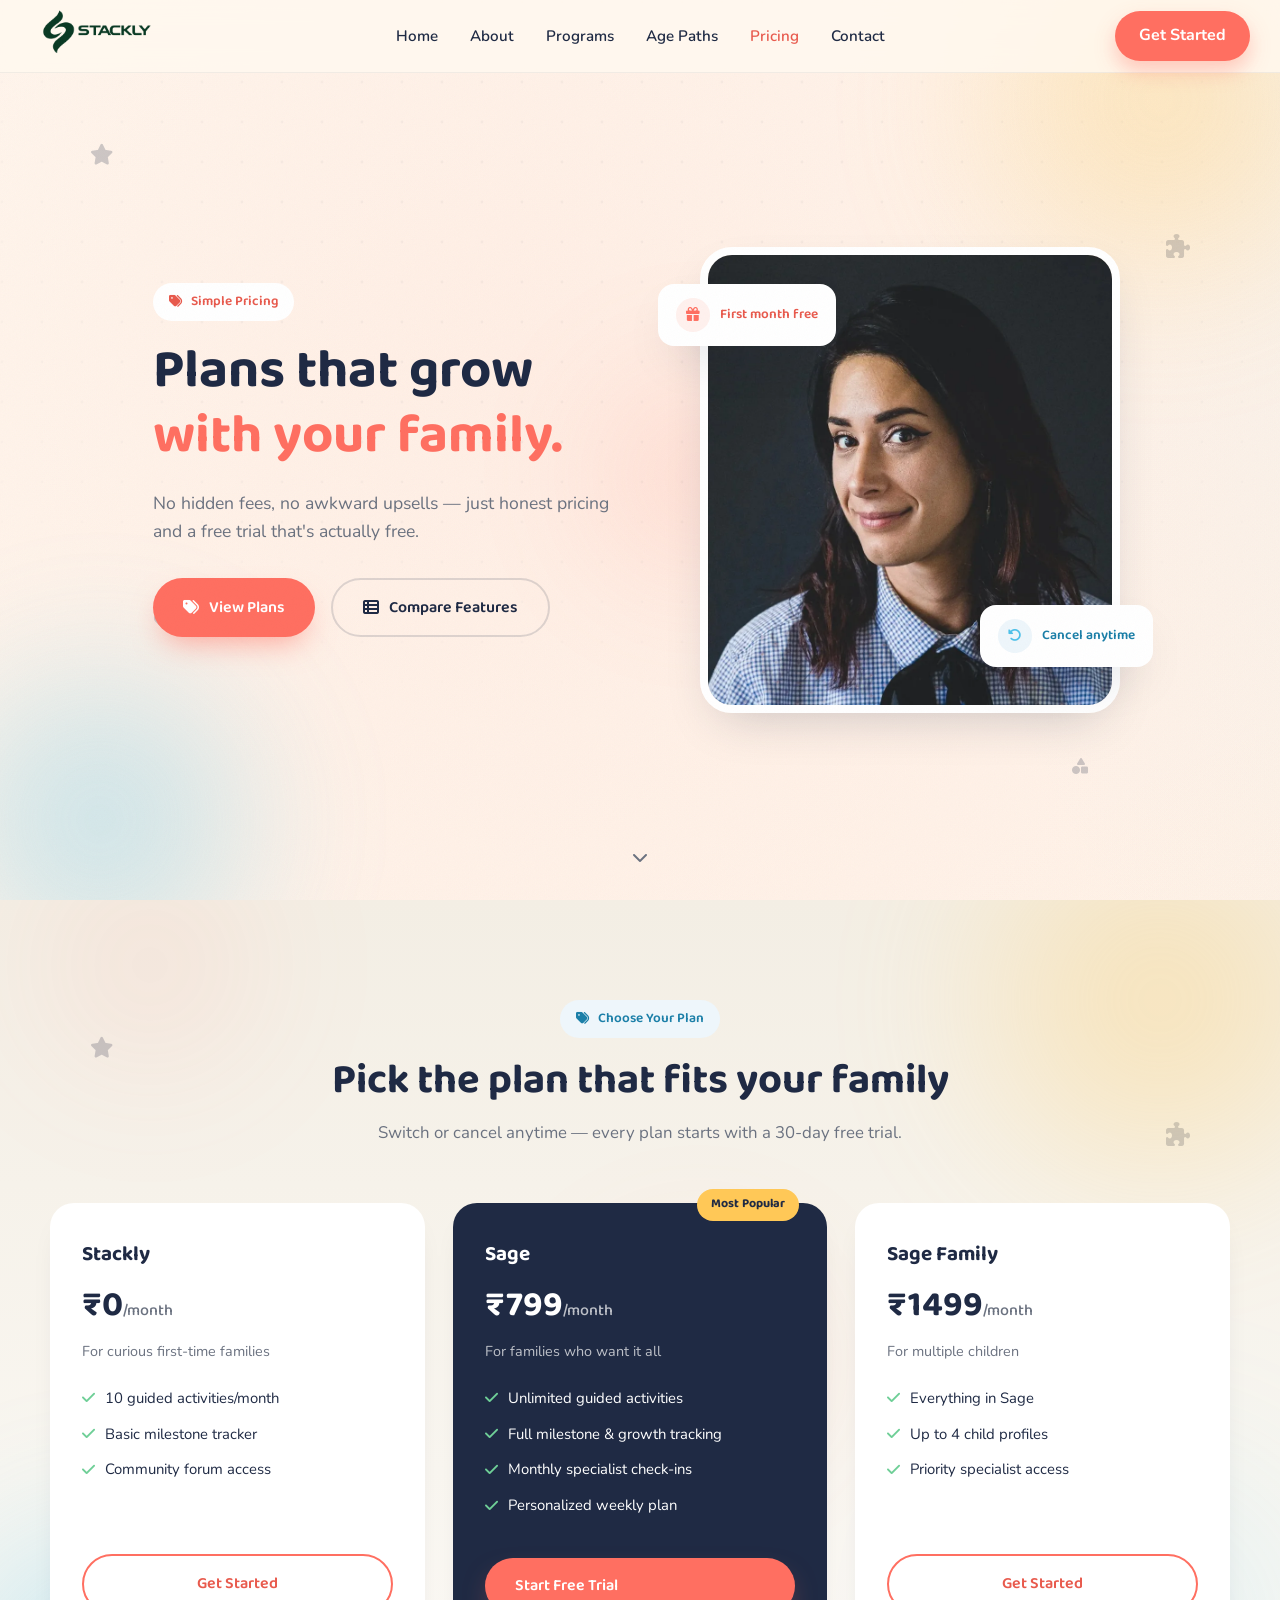
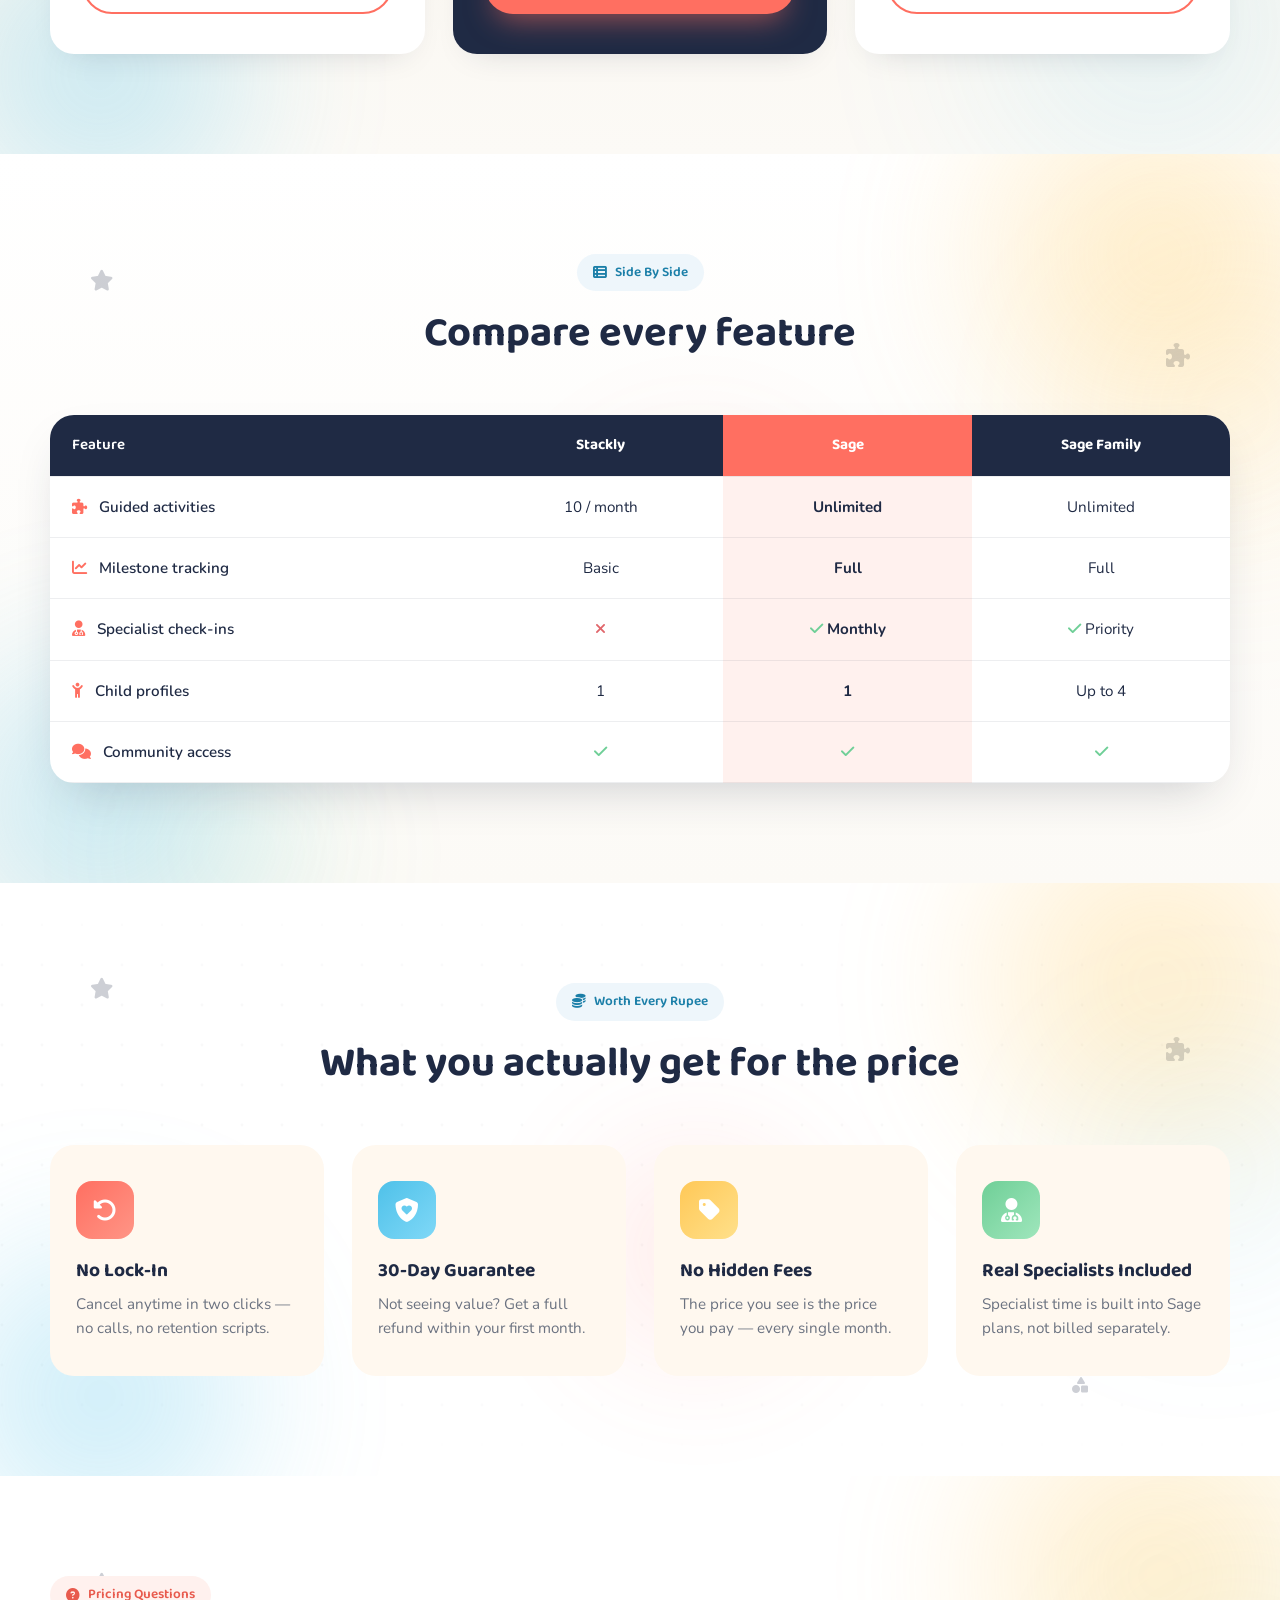
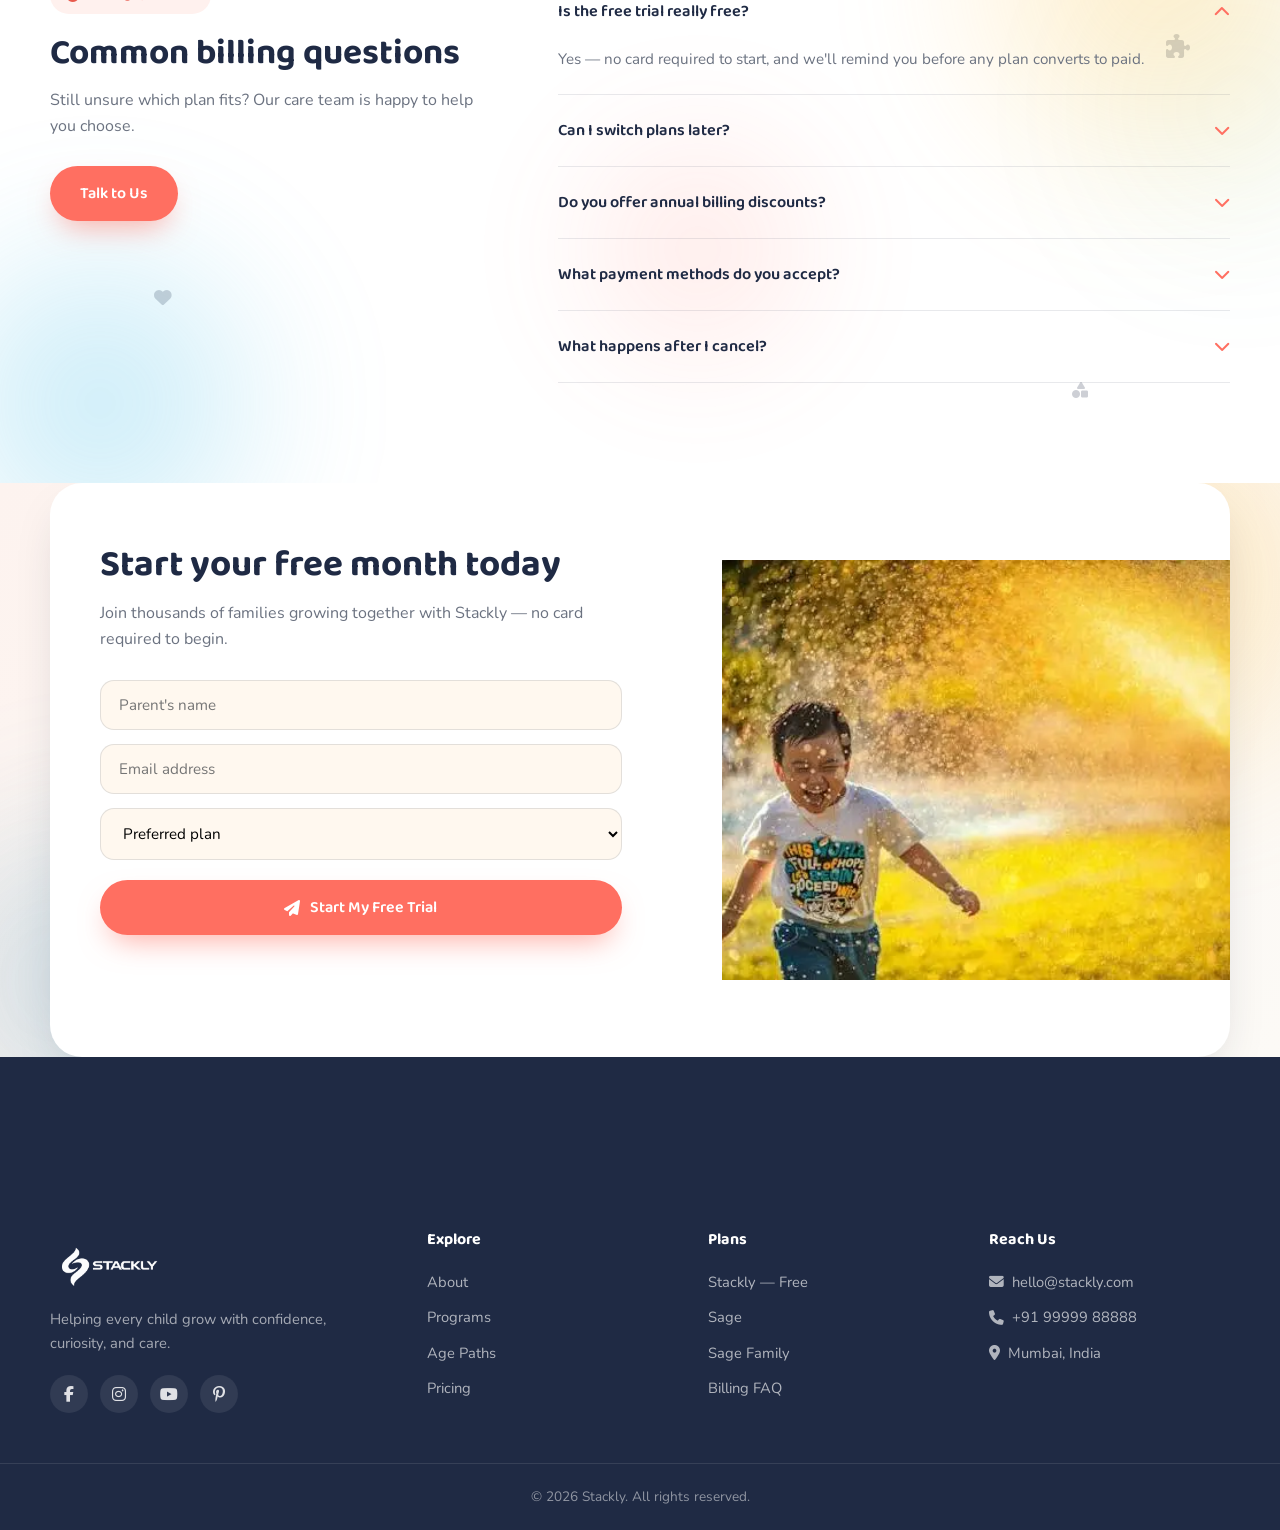
<file: pricing.html>
<!DOCTYPE html>
<html lang="en">
<head>
<meta charset="UTF-8">
<meta name="viewport" content="width=device-width, initial-scale=1.0">
<title>Pricing | Stackly</title>
<link rel="preconnect" href="https://fonts.googleapis.com">
<link href="https://fonts.googleapis.com/css2?family=Baloo+2:wght@500;600;700;800&family=Nunito:wght@400;500;600;700;800&display=swap" rel="stylesheet">
<link rel="stylesheet" href="https://cdnjs.cloudflare.com/ajax/libs/font-awesome/6.5.1/css/all.min.css">
<link rel="stylesheet" href="style.css">
</head>
<body>

<!-- NAVBAR -->
<header class="navbar" id="navbar">
  <div class="nav-inner">
    <div class="logo">
        <a href="index.html">
            <img src="Assest/stacklylogo (1).webp" alt="Logo">
        </a>
    </div>
    <nav class="nav-links" id="navLinks">
        <a href="index.html">Home</a>
      <a href="about.html">About</a>
      <a href="programs.html">Programs</a>
      <a href="ages.html">Age Paths</a>
      <a href="pricing.html" class="active">Pricing</a>
      <a href="contact.html">Contact</a>

 <!-- Mobile only -->
    <a href="login.html" class="nav-cta mobile-btn">
        Get Started
    </a>
    </nav>
<!-- Desktop only -->
<a href="login.html" class="nav-cta desktop-btn">
    Get Started
</a>
    <button class="hamburger" id="hamburger">
      <span></span><span></span><span></span>
    </button>
  </div>
</header>

<!-- 1. HERO -->
<section class="hero" id="home">
  <i class="fa-solid fa-star hero-shape shape-1"></i>
<i class="fa-solid fa-heart hero-shape shape-2"></i>
<i class="fa-solid fa-puzzle-piece hero-shape shape-3"></i>
<i class="fa-solid fa-shapes hero-shape shape-4"></i>
  <div class="hero-blob blob-1"></div>
  <div class="hero-blob blob-2"></div>
  <div class="hero-blob blob-3"></div>
<div class="hero-blob blob-4"></div>
  <div class="hero-inner">
    <div class="hero-text" data-animate="fade-up">
      <span class="eyebrow"><i class="fa-solid fa-tags"></i> Simple Pricing</span>
      <h1>Plans that grow <br><span class="highlight">with your family.</span></h1>
      <p>No hidden fees, no awkward upsells — just honest pricing and a free trial that's actually free.</p>
      <div class="hero-actions">
        <a href="contact.html" class="btn btn-primary"><i class="fa-solid fa-tags"></i> View Plans</a>
        <a href="contact.html" class="btn btn-ghost"><i class="fa-solid fa-table-list"></i> Compare Features</a>
      </div>
    </div>
    <div class="hero-media" data-animate="fade-in">
      <img src="Assest/child16 (1).webp" alt="Parent and child smiling together" class="hero-img">
      <div class="floating-card card-1"><i class="fa-solid fa-gift"></i><span>First month free</span></div>
      <div class="floating-card card-2"><i class="fa-solid fa-rotate-left"></i><span>Cancel anytime</span></div>
    </div>
  </div>
  <div class="scroll-cue"><i class="fa-solid fa-chevron-down"></i></div>
</section>

<!-- 2. PRICING PLANS -->
<section class="pricing" id="plans">
  <i class="fa-solid fa-star hero-shape shape-1"></i>
<i class="fa-solid fa-heart hero-shape shape-2"></i>
<i class="fa-solid fa-puzzle-piece hero-shape shape-3"></i>
<i class="fa-solid fa-shapes hero-shape shape-4"></i>
  <div class="hero-blob blob-1"></div>
  <div class="hero-blob blob-2"></div>
  <div class="hero-blob blob-3"></div>
<div class="hero-blob blob-4"></div>
  <div class="section-inner">
    <div class="section-head" data-animate="fade-up">
      <span class="eyebrow eyebrow-dark"><i class="fa-solid fa-tags"></i> Choose Your Plan</span>
      <h2>Pick the plan that fits your family</h2>
      <p>Switch or cancel anytime — every plan starts with a 30-day free trial.</p>
    </div>
    <div class="price-grid">
      <div class="price-card" data-animate="fade-up" data-delay="0">
        <h3>Stackly</h3>
        <p class="price">₹0<span>/month</span></p>
        <p class="price-sub">For curious first-time families</p>
        <ul>
          <li><i class="fa-solid fa-check"></i> 10 guided activities/month</li>
          <li><i class="fa-solid fa-check"></i> Basic milestone tracker</li>
          <li><i class="fa-solid fa-check"></i> Community forum access</li>
        </ul>
        <a href="contact.html" class="btn btn-outline">Get Started</a>
      </div>
      <div class="price-card featured" data-animate="fade-up" data-delay="1">
        <span class="price-tag">Most Popular</span>
        <h3>Sage</h3>
        <p class="price">₹799<span>/month</span></p>
        <p class="price-sub">For families who want it all</p>
        <ul>
          <li><i class="fa-solid fa-check"></i> Unlimited guided activities</li>
          <li><i class="fa-solid fa-check"></i> Full milestone &amp; growth tracking</li>
          <li><i class="fa-solid fa-check"></i> Monthly specialist check-ins</li>
          <li><i class="fa-solid fa-check"></i> Personalized weekly plan</li>
        </ul>
        <a href="contact.html" class="btn btn-primary">Start Free Trial</a>
      </div>
      <div class="price-card" data-animate="fade-up" data-delay="2">
        <h3>Sage Family</h3>
        <p class="price">₹1499<span>/month</span></p>
        <p class="price-sub">For multiple children</p>
        <ul>
          <li><i class="fa-solid fa-check"></i> Everything in Sage</li>
          <li><i class="fa-solid fa-check"></i> Up to 4 child profiles</li>
          <li><i class="fa-solid fa-check"></i> Priority specialist access</li>
        </ul>
        <a href="contact.html" class="btn btn-outline">Get Started</a>
      </div>
    </div>
  </div>
</section>

<!-- 3. FEATURE COMPARISON TABLE -->
<section class="how" id="compare">
  <i class="fa-solid fa-star hero-shape shape-1"></i>
<i class="fa-solid fa-heart hero-shape shape-2"></i>
<i class="fa-solid fa-puzzle-piece hero-shape shape-3"></i>
<i class="fa-solid fa-shapes hero-shape shape-4"></i>
  <div class="hero-blob blob-1"></div>
  <div class="hero-blob blob-2"></div>
  <div class="hero-blob blob-3"></div>
<div class="hero-blob blob-4"></div>
  <div class="section-inner">
    <div class="section-head" data-animate="fade-up">
      <span class="eyebrow eyebrow-dark"><i class="fa-solid fa-table-list"></i> Side By Side</span>
      <h2>Compare every feature</h2>
    </div>
    <div class="compare-table-wrap" data-animate="fade-up">
      <table class="compare-table">
        <thead>
          <tr>
            <th>Feature</th>
            <th>Stackly</th>
            <th class="highlight-col">Sage</th>
            <th>Sage Family</th>
          </tr>
        </thead>
        <tbody>
          <tr>
            <td><i class="fa-solid fa-puzzle-piece"></i> Guided activities</td>
            <td>10 / month</td>
            <td class="highlight-col">Unlimited</td>
            <td>Unlimited</td>
          </tr>
          <tr>
            <td><i class="fa-solid fa-chart-line"></i> Milestone tracking</td>
            <td>Basic</td>
            <td class="highlight-col">Full</td>
            <td>Full</td>
          </tr>
          <tr>
            <td><i class="fa-solid fa-user-doctor"></i> Specialist check-ins</td>
            <td><i class="fa-solid fa-xmark x-icon"></i></td>
            <td class="highlight-col"><i class="fa-solid fa-check check-icon"></i> Monthly</td>
            <td><i class="fa-solid fa-check check-icon"></i> Priority</td>
          </tr>
          <tr>
            <td><i class="fa-solid fa-child-reaching"></i> Child profiles</td>
            <td>1</td>
            <td class="highlight-col">1</td>
            <td>Up to 4</td>
          </tr>
          <tr>
            <td><i class="fa-solid fa-comments"></i> Community access</td>
            <td><i class="fa-solid fa-check check-icon"></i></td>
            <td class="highlight-col"><i class="fa-solid fa-check check-icon"></i></td>
            <td><i class="fa-solid fa-check check-icon"></i></td>
          </tr>
        </tbody>
      </table>
    </div>
  </div>
</section>

<!-- 4. VALUE / WHY IT'S WORTH IT -->
<section class="programs" id="value">
  <i class="fa-solid fa-star hero-shape shape-1"></i>
<i class="fa-solid fa-heart hero-shape shape-2"></i>
<i class="fa-solid fa-puzzle-piece hero-shape shape-3"></i>
<i class="fa-solid fa-shapes hero-shape shape-4"></i>
  <div class="hero-blob blob-1"></div>
  <div class="hero-blob blob-2"></div>
  <div class="hero-blob blob-3"></div>
<div class="hero-blob blob-4"></div>
  <div class="section-inner">
    <div class="section-head" data-animate="fade-up">
      <span class="eyebrow eyebrow-dark"><i class="fa-solid fa-coins"></i> Worth Every Rupee</span>
      <h2>What you actually get for the price</h2>
    </div>
    <div class="card-grid">
      <article class="feature-card" data-animate="fade-up" data-delay="0">
        <div class="feature-icon icon-coral"><i class="fa-solid fa-rotate-left"></i></div>
        <h3>No Lock-In</h3>
        <p>Cancel anytime in two clicks — no calls, no retention scripts.</p>
      </article>
      <article class="feature-card" data-animate="fade-up" data-delay="1">
        <div class="feature-icon icon-sky"><i class="fa-solid fa-shield-heart"></i></div>
        <h3>30-Day Guarantee</h3>
        <p>Not seeing value? Get a full refund within your first month.</p>
      </article>
      <article class="feature-card" data-animate="fade-up" data-delay="2">
        <div class="feature-icon icon-sun"><i class="fa-solid fa-tag"></i></div>
        <h3>No Hidden Fees</h3>
        <p>The price you see is the price you pay — every single month.</p>
      </article>
      <article class="feature-card" data-animate="fade-up" data-delay="3">
        <div class="feature-icon icon-mint"><i class="fa-solid fa-user-doctor"></i></div>
        <h3>Real Specialists Included</h3>
        <p>Specialist time is built into Sage plans, not billed separately.</p>
      </article>
    </div>
  </div>
</section>

<!-- 5. PRICING FAQ -->
<section class="faq" id="faq">
  <i class="fa-solid fa-star hero-shape shape-1"></i>
<i class="fa-solid fa-heart hero-shape shape-2"></i>
<i class="fa-solid fa-puzzle-piece hero-shape shape-3"></i>
<i class="fa-solid fa-shapes hero-shape shape-4"></i>
  <div class="hero-blob blob-1"></div>
  <div class="hero-blob blob-2"></div>
  <div class="hero-blob blob-3"></div>
<div class="hero-blob blob-4"></div>
  <div class="section-inner faq-grid">
    <div class="faq-head" data-animate="fade-right">
      <span class="eyebrow"><i class="fa-solid fa-circle-question"></i> Pricing Questions</span>
      <h2>Common billing questions</h2>
      <p>Still unsure which plan fits? Our care team is happy to help you choose.</p>
      <a href="contact.html" class="btn btn-primary">Talk to Us</a>
    </div>
    <div class="faq-list" data-animate="fade-left">
      <div class="faq-item active">
        <button class="faq-q">Is the free trial really free? <i class="fa-solid fa-chevron-down"></i></button>
        <div class="faq-a"><p>Yes — no card required to start, and we'll remind you before any plan converts to paid.</p></div>
      </div>
      <div class="faq-item">
        <button class="faq-q">Can I switch plans later? <i class="fa-solid fa-chevron-down"></i></button>
        <div class="faq-a"><p>Absolutely. Upgrade or downgrade anytime from your account settings, prorated automatically.</p></div>
      </div>
      <div class="faq-item">
        <button class="faq-q">Do you offer annual billing discounts? <i class="fa-solid fa-chevron-down"></i></button>
        <div class="faq-a"><p>Yes, annual plans save 20% compared to paying monthly — toggle this at checkout.</p></div>
      </div>
      <div class="faq-item">
        <button class="faq-q">What payment methods do you accept? <i class="fa-solid fa-chevron-down"></i></button>
        <div class="faq-a"><p>All major debit/credit cards, UPI, and net banking are supported.</p></div>
      </div>
      <div class="faq-item">
        <button class="faq-q">What happens after I cancel? <i class="fa-solid fa-chevron-down"></i></button>
        <div class="faq-a"><p>You keep access until the end of your billing cycle, with no further charges afterward.</p></div>
      </div>
    </div>
  </div>
</section>

<!-- 6. CTA -->
<section class="contact" id="contact">
  <i class="fa-solid fa-star hero-shape shape-1"></i>
<i class="fa-solid fa-heart hero-shape shape-2"></i>
<i class="fa-solid fa-puzzle-piece hero-shape shape-3"></i>
<i class="fa-solid fa-shapes hero-shape shape-4"></i>
  <div class="hero-blob blob-1"></div>
  <div class="hero-blob blob-2"></div>
  <div class="hero-blob blob-3"></div>
<div class="hero-blob blob-4"></div>
  <div class="section-inner contact-box" data-animate="fade-up">
    <div class="contact-text">
      <h2>Start your free month today</h2>
      <p>Join thousands of families growing together with Stackly — no card required to begin.</p>
      <form class="contact-form" id="contactForm">
        <input type="text" placeholder="Parent's name" required>
        <input type="email" placeholder="Email address" required>
        <select>
          <option>Preferred plan</option>
          <option>Stackly — Free</option>
          <option>Sage — ₹799/month</option>
          <option>Sage Family — ₹1499/month</option>
        </select>
        <button type="submit" class="btn btn-primary"><i class="fa-solid fa-paper-plane"></i> Start My Free Trial</button>
      </form>
      <p class="form-note" id="formNote"></p>
    </div>
    <div class="contact-media">
      <img src="Assest/child10.webp" alt="Happy child">
    </div>
  </div>
</section>

<!-- FOOTER -->
<footer class="footer">
  <div class="section-inner footer-grid">
    <div class="footer-brand">
<div class="logo1">
        <a href="pricing.html">
            <img src="Assest/stacklylogo (1).webp" alt="Logo1">
        </a>
    </div>
          <p>Helping every child grow with confidence, curiosity, and care.</p>
      <div class="socials">
        <a href="404.html"><i class="fa-brands fa-facebook-f"></i></a>
        <a href="404.html"><i class="fa-brands fa-instagram"></i></a>
        <a href="404.html"><i class="fa-brands fa-youtube"></i></a>
        <a href="404.html"><i class="fa-brands fa-pinterest-p"></i></a>
      </div>
    </div>
    <div class="footer-col">
      <h4>Explore</h4>
      <a href="about.html">About</a>
      <a href="programs.html">Programs</a>
      <a href="ages.html">Age Paths</a>
      <a href="pricing.html">Pricing</a>
    </div>
    <div class="footer-col">
      <h4>Plans</h4>
      <a href="contact.html">Stackly — Free</a>
      <a href="contact.html">Sage</a>
      <a href="contact.html">Sage Family</a>
      <a href="contact.html">Billing FAQ</a>
    </div>
    <div class="footer-col">
      <h4>Reach Us</h4>
      <a href="#"><i class="fa-solid fa-envelope"></i> hello@stackly.com</a>
      <a href="#"><i class="fa-solid fa-phone"></i> +91 99999 88888</a>
      <a href="#"><i class="fa-solid fa-location-dot"></i> Mumbai, India</a>
    </div>
  </div>
  <div class="footer-bottom">
    <p>&copy; 2026 Stackly. All rights reserved.</p>
  </div>
</footer>

<button class="back-to-top" id="backToTop" aria-label="Back to top"><i class="fa-solid fa-arrow-up"></i></button>

<script src="pricing-script.js"></script>
</body>
</html>
</file>
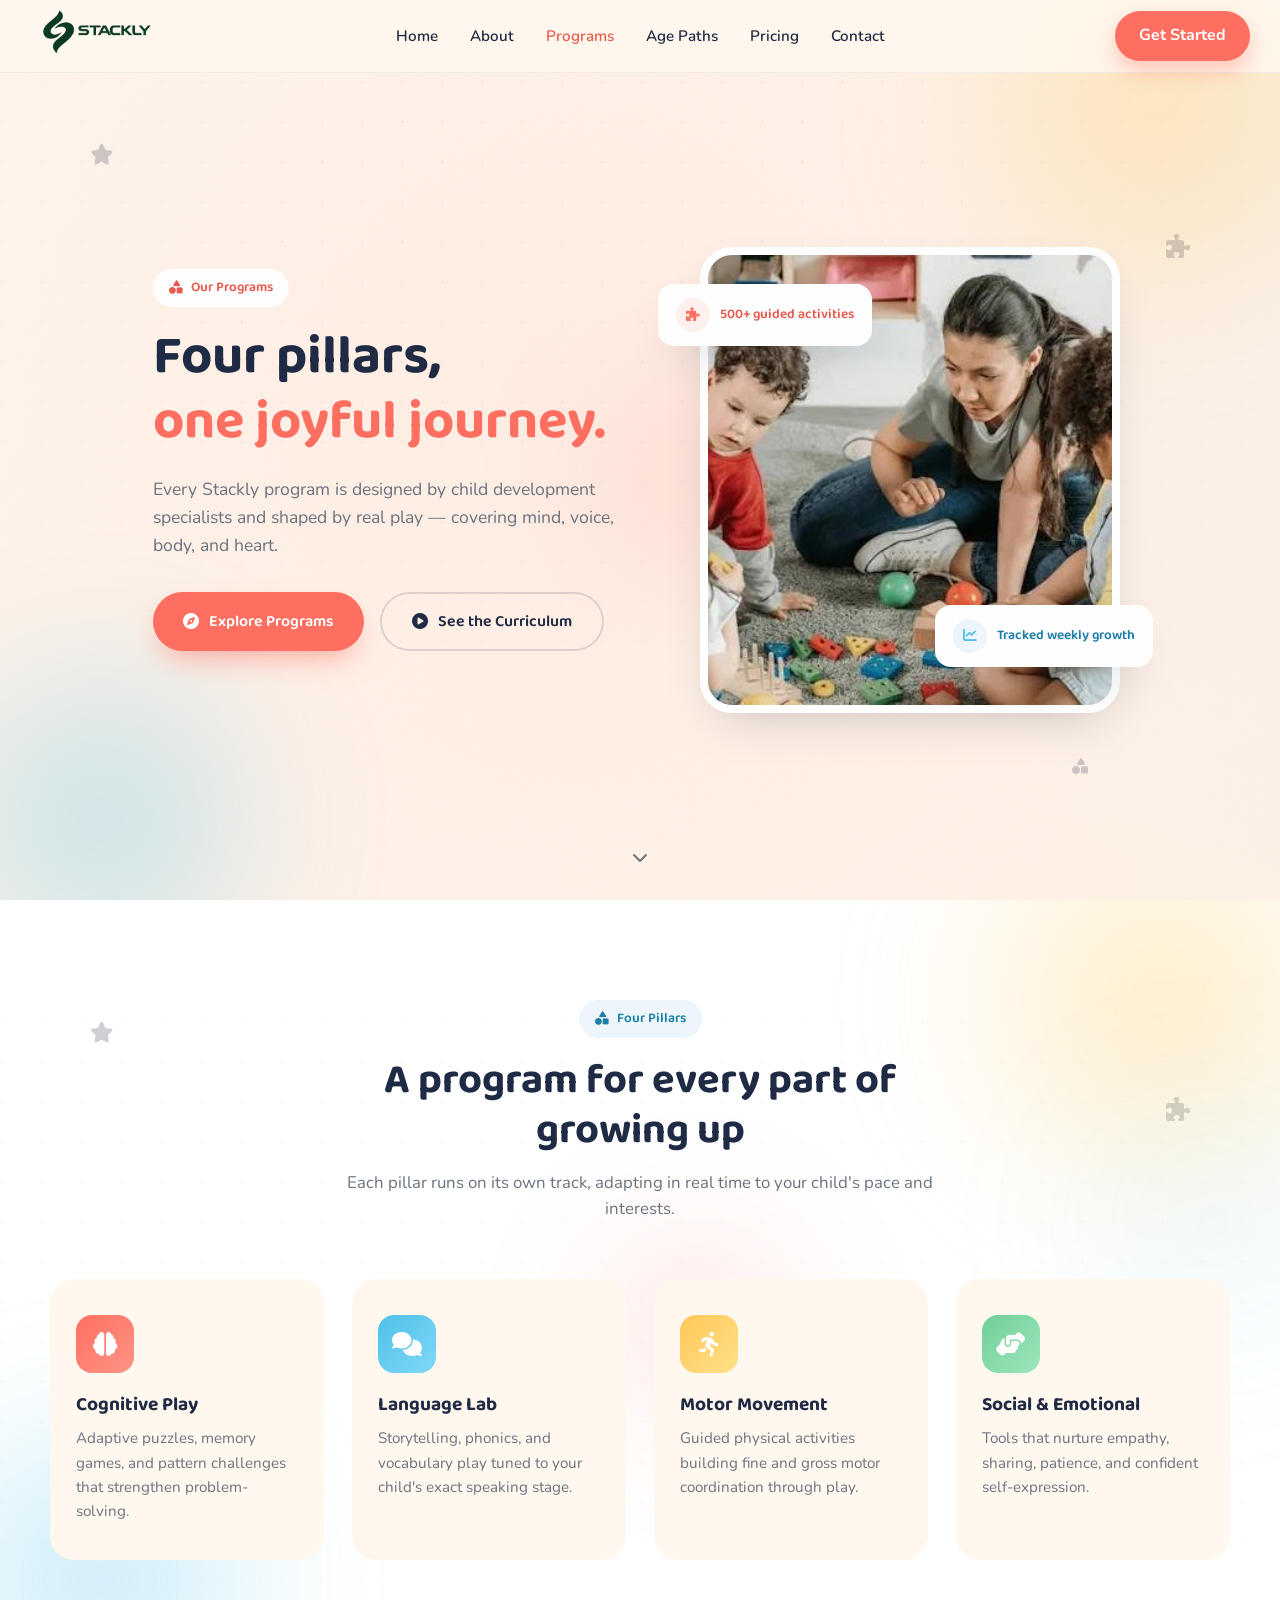
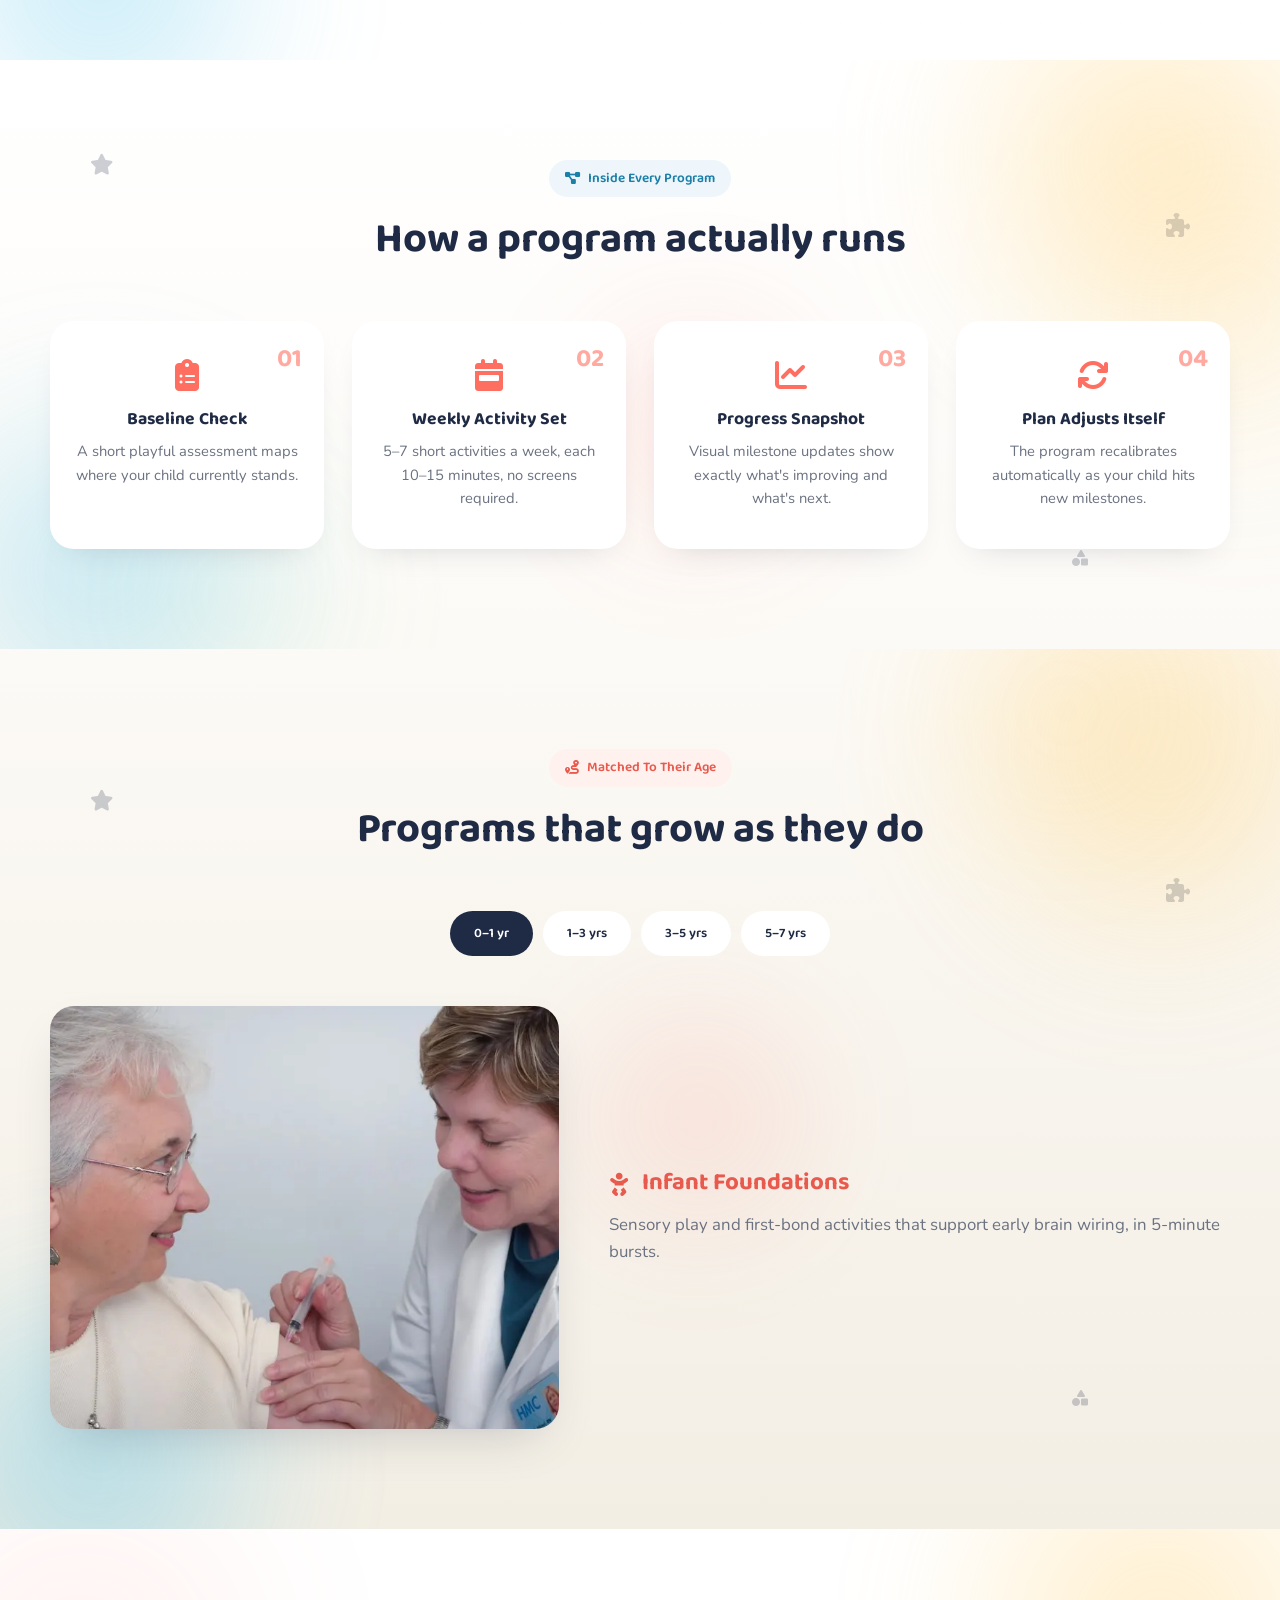
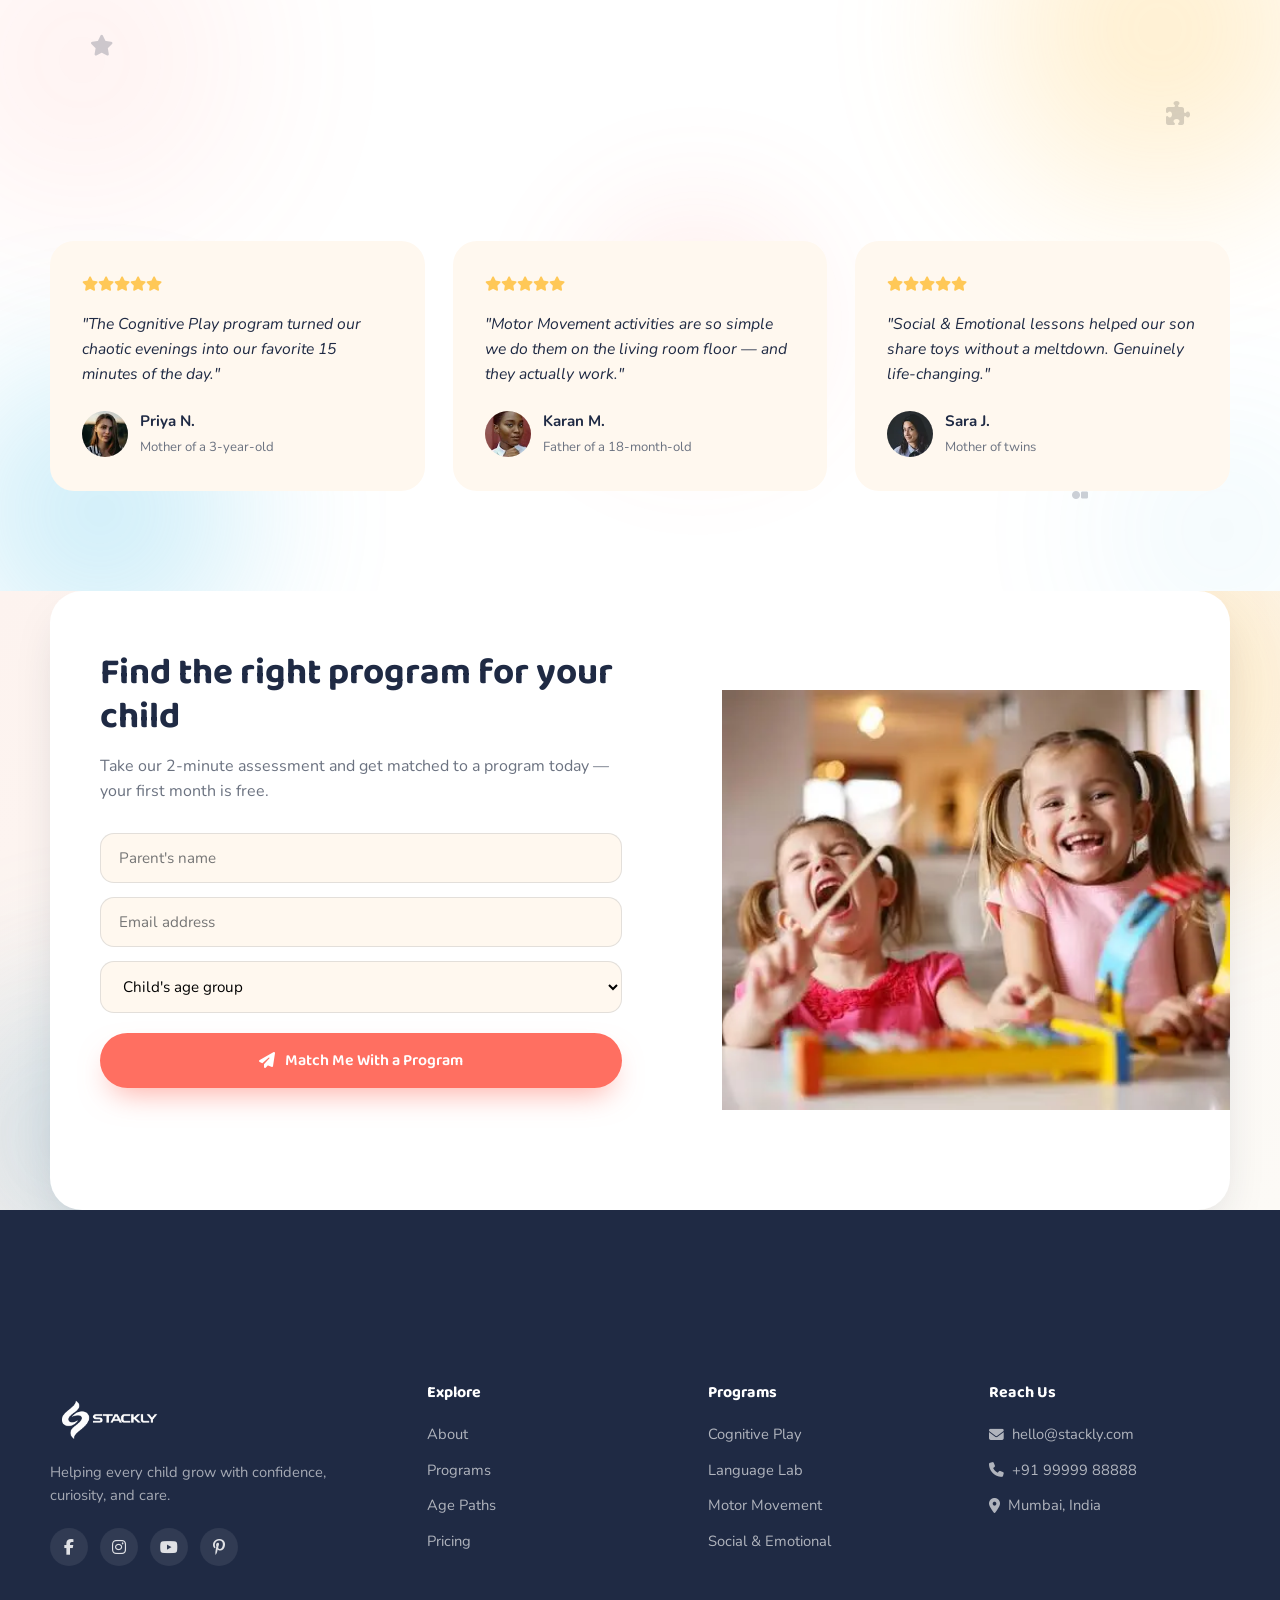
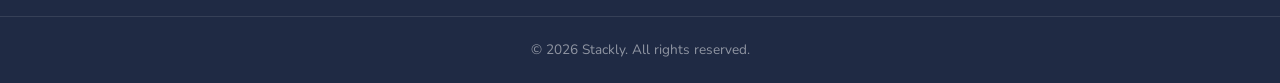
<file: programs.html>
<!DOCTYPE html>
<html lang="en">
<head>
<meta charset="UTF-8">
<meta name="viewport" content="width=device-width, initial-scale=1.0">
<title>Programs | Stackly</title>
<link rel="preconnect" href="https://fonts.googleapis.com">
<link href="https://fonts.googleapis.com/css2?family=Baloo+2:wght@500;600;700;800&family=Nunito:wght@400;500;600;700;800&display=swap" rel="stylesheet">
<link rel="stylesheet" href="https://cdnjs.cloudflare.com/ajax/libs/font-awesome/6.5.1/css/all.min.css">
<link rel="stylesheet" href="style.css">
</head>
<body>

<!-- NAVBAR -->
<header class="navbar" id="navbar">
  <div class="nav-inner">
    <div class="logo">
        <a href="index.html">
            <img src="Assest/stacklylogo (1).webp" alt="Logo">
        </a>
    </div>
    <nav class="nav-links" id="navLinks">
        <a href="index.html">Home</a>
      <a href="about.html">About</a>
      <a href="programs.html" class="active">Programs</a>
      <a href="ages.html">Age Paths</a>
      <a href="pricing.html">Pricing</a>
      <a href="contact.html">Contact</a>
 <!-- Mobile only -->
    <a href="login.html" class="nav-cta mobile-btn">
        Get Started
    </a>
    </nav>
<!-- Desktop only -->
<a href="login.html" class="nav-cta desktop-btn">
    Get Started
</a>
    <button class="hamburger" id="hamburger">
      <span></span><span></span><span></span>
    </button>
  </div>
</header>

<!-- 1. HERO -->
<section class="hero" id="home">
  <i class="fa-solid fa-star hero-shape shape-1"></i>
<i class="fa-solid fa-heart hero-shape shape-2"></i>
<i class="fa-solid fa-puzzle-piece hero-shape shape-3"></i>
<i class="fa-solid fa-shapes hero-shape shape-4"></i>
  <div class="hero-blob blob-1"></div>
  <div class="hero-blob blob-2"></div>
  <div class="hero-blob blob-3"></div>
<div class="hero-blob blob-4"></div>
  <div class="hero-inner">
    <div class="hero-text" data-animate="fade-up">
      <span class="eyebrow"><i class="fa-solid fa-shapes"></i> Our Programs</span>
      <h1>Four pillars, <br><span class="highlight">one joyful journey.</span></h1>
      <p>Every Stackly program is designed by child development specialists and shaped by real play — covering mind, voice, body, and heart.</p>
      <div class="hero-actions">
        <a href="contact.html" class="btn btn-primary"><i class="fa-solid fa-compass"></i> Explore Programs</a>
        <a href="contact.html" class="btn btn-ghost"><i class="fa-solid fa-circle-play"></i> See the Curriculum</a>
      </div>
    </div>
    <div class="hero-media" data-animate="fade-in">
      <img src="Assest/child14.webp" alt="Child engaged in a guided learning activity" class="hero-img">
      <div class="floating-card card-1"><i class="fa-solid fa-puzzle-piece"></i><span>500+ guided activities</span></div>
      <div class="floating-card card-2"><i class="fa-solid fa-chart-line"></i><span>Tracked weekly growth</span></div>
    </div>
  </div>
  <div class="scroll-cue"><i class="fa-solid fa-chevron-down"></i></div>
</section>

<!-- 2. PROGRAM CATEGORIES -->
<section class="programs" id="categories">
  <i class="fa-solid fa-star hero-shape shape-1"></i>
<i class="fa-solid fa-heart hero-shape shape-2"></i>
<i class="fa-solid fa-puzzle-piece hero-shape shape-3"></i>
<i class="fa-solid fa-shapes hero-shape shape-4"></i>
  <div class="hero-blob blob-1"></div>
  <div class="hero-blob blob-2"></div>
  <div class="hero-blob blob-3"></div>
<div class="hero-blob blob-4"></div>
  <div class="section-inner">
    <div class="section-head" data-animate="fade-up">
      <span class="eyebrow eyebrow-dark"><i class="fa-solid fa-shapes"></i> Four Pillars</span>
      <h2>A program for every part of growing up</h2>
      <p>Each pillar runs on its own track, adapting in real time to your child's pace and interests.</p>
    </div>
    <div class="card-grid">
      <article class="feature-card" data-animate="fade-up" data-delay="0">
        <div class="feature-icon icon-coral"><i class="fa-solid fa-brain"></i></div>
        <h3>Cognitive Play</h3>
        <p>Adaptive puzzles, memory games, and pattern challenges that strengthen problem-solving.</p>
      </article>
      <article class="feature-card" data-animate="fade-up" data-delay="1">
        <div class="feature-icon icon-sky"><i class="fa-solid fa-comments"></i></div>
        <h3>Language Lab</h3>
        <p>Storytelling, phonics, and vocabulary play tuned to your child's exact speaking stage.</p>
      </article>
      <article class="feature-card" data-animate="fade-up" data-delay="2">
        <div class="feature-icon icon-sun"><i class="fa-solid fa-person-running"></i></div>
        <h3>Motor Movement</h3>
        <p>Guided physical activities building fine and gross motor coordination through play.</p>
      </article>
      <article class="feature-card" data-animate="fade-up" data-delay="3">
        <div class="feature-icon icon-mint"><i class="fa-solid fa-handshake-angle"></i></div>
        <h3>Social &amp; Emotional</h3>
        <p>Tools that nurture empathy, sharing, patience, and confident self-expression.</p>
      </article>
    </div>
  </div>
</section>

<!-- 3. CURRICULUM STRUCTURE -->
<section class="how" id="curriculum">
  <i class="fa-solid fa-star hero-shape shape-1"></i>
<i class="fa-solid fa-heart hero-shape shape-2"></i>
<i class="fa-solid fa-puzzle-piece hero-shape shape-3"></i>
<i class="fa-solid fa-shapes hero-shape shape-4"></i>
  <div class="hero-blob blob-1"></div>
  <div class="hero-blob blob-2"></div>
  <div class="hero-blob blob-3"></div>
<div class="hero-blob blob-4"></div>
  <div class="section-inner">
    <div class="section-head" data-animate="fade-up">
      <span class="eyebrow eyebrow-dark"><i class="fa-solid fa-diagram-project"></i> Inside Every Program</span>
      <h2>How a program actually runs</h2>
    </div>
    <div class="steps">
      <div class="step" data-animate="fade-up" data-delay="0">
        <div class="step-num">01</div>
        <i class="fa-solid fa-clipboard-list step-icon"></i>
        <h3>Baseline Check</h3>
        <p>A short playful assessment maps where your child currently stands.</p>
      </div>
      <div class="step" data-animate="fade-up" data-delay="1">
        <div class="step-num">02</div>
        <i class="fa-solid fa-calendar-week step-icon"></i>
        <h3>Weekly Activity Set</h3>
        <p>5–7 short activities a week, each 10–15 minutes, no screens required.</p>
      </div>
      <div class="step" data-animate="fade-up" data-delay="2">
        <div class="step-num">03</div>
        <i class="fa-solid fa-chart-line step-icon"></i>
        <h3>Progress Snapshot</h3>
        <p>Visual milestone updates show exactly what's improving and what's next.</p>
      </div>
      <div class="step" data-animate="fade-up" data-delay="3">
        <div class="step-num">04</div>
        <i class="fa-solid fa-arrows-rotate step-icon"></i>
        <h3>Plan Adjusts Itself</h3>
        <p>The program recalibrates automatically as your child hits new milestones.</p>
      </div>
    </div>
  </div>
</section>

<!-- 4. AGE-BASED PROGRAM PATHS -->
<section class="ages" id="ages">
  <i class="fa-solid fa-star hero-shape shape-1"></i>
<i class="fa-solid fa-heart hero-shape shape-2"></i>
<i class="fa-solid fa-puzzle-piece hero-shape shape-3"></i>
<i class="fa-solid fa-shapes hero-shape shape-4"></i>
  <div class="hero-blob blob-1"></div>
  <div class="hero-blob blob-2"></div>
  <div class="hero-blob blob-3"></div>
<div class="hero-blob blob-4"></div>
  <div class="section-inner">
    <div class="section-head" data-animate="fade-up">
      <span class="eyebrow"><i class="fa-solid fa-route"></i> Matched To Their Age</span>
      <h2>Programs that grow as they do</h2>
    </div>
    <div class="age-tabs" data-animate="fade-up">
      <button class="age-tab active" data-target="age-1">0–1 yr</button>
      <button class="age-tab" data-target="age-2">1–3 yrs</button>
      <button class="age-tab" data-target="age-3">3–5 yrs</button>
      <button class="age-tab" data-target="age-4">5–7 yrs</button>
    </div>
    <div class="age-panels">
      <div class="age-panel active" id="age-1">
        <img src="Assest/child5.webp" alt="Infant program">
        <div>
          <h3><i class="fa-solid fa-baby"></i> Infant Foundations</h3>
          <p>Sensory play and first-bond activities that support early brain wiring, in 5-minute bursts.</p>
        </div>
      </div>
      <div class="age-panel" id="age-2">
        <img src="Assest/child7.webp" alt="Toddler program">
        <div>
          <h3><i class="fa-solid fa-shoe-prints"></i> Toddler Explorers</h3>
          <p>Walking, talking, and independence-building routines for the busiest stage of all.</p>
        </div>
      </div>
      <div class="age-panel" id="age-3">
        <img src="Assest/child8.webp" alt="Preschool program">
        <div>
          <h3><i class="fa-solid fa-palette"></i> Preschool Discovery</h3>
          <p>Imagination-driven lessons in counting, letters, and cooperative play with friends.</p>
        </div>
      </div>
      <div class="age-panel" id="age-4">
        <img src="Assest/child10.webp" alt="School age program">
        <div>
          <h3><i class="fa-solid fa-book-open"></i> Early School Readiness</h3>
          <p>Reading fluency, early science curiosity, and confident classroom habits.</p>
        </div>
      </div>
    </div>
  </div>
</section>

<!-- 5. WHY PARENTS CHOOSE OUR PROGRAMS -->
<section class="stories" id="why">
  <i class="fa-solid fa-star hero-shape shape-1"></i>
<i class="fa-solid fa-heart hero-shape shape-2"></i>
<i class="fa-solid fa-puzzle-piece hero-shape shape-3"></i>
<i class="fa-solid fa-shapes hero-shape shape-4"></i>
  <div class="hero-blob blob-1"></div>
  <div class="hero-blob blob-2"></div>
  <div class="hero-blob blob-3"></div>
<div class="hero-blob blob-4"></div>
  <div class="section-inner">
    <div class="section-head" data-animate="fade-up">
      <span class="eyebrow"><i class="fa-solid fa-quote-left"></i> Program Results</span>
      <h2>Programs parents actually stick with</h2>
    </div>
    <div class="testimonial-track" data-animate="fade-up">
      <article class="testimonial">
        <div class="stars"><i class="fa-solid fa-star"></i><i class="fa-solid fa-star"></i><i class="fa-solid fa-star"></i><i class="fa-solid fa-star"></i><i class="fa-solid fa-star"></i></div>
        <p>"The Cognitive Play program turned our chaotic evenings into our favorite 15 minutes of the day."</p>
        <div class="testimonial-person">
          <img src="Assest/child2.webp" alt="Parent">
          <div><strong>Priya N.</strong><span>Mother of a 3-year-old</span></div>
        </div>
      </article>
      <article class="testimonial">
        <div class="stars"><i class="fa-solid fa-star"></i><i class="fa-solid fa-star"></i><i class="fa-solid fa-star"></i><i class="fa-solid fa-star"></i><i class="fa-solid fa-star"></i></div>
        <p>"Motor Movement activities are so simple we do them on the living room floor — and they actually work."</p>
        <div class="testimonial-person">
          <img src="Assest/child3.webp" alt="Parent">
          <div><strong>Karan M.</strong><span>Father of a 18-month-old</span></div>
        </div>
      </article>
      <article class="testimonial">
        <div class="stars"><i class="fa-solid fa-star"></i><i class="fa-solid fa-star"></i><i class="fa-solid fa-star"></i><i class="fa-solid fa-star"></i><i class="fa-solid fa-star"></i></div>
        <p>"Social &amp; Emotional lessons helped our son share toys without a meltdown. Genuinely life-changing."</p>
        <div class="testimonial-person">
          <img src="Assest/child4.webp" alt="Parent">
          <div><strong>Sara J.</strong><span>Mother of twins</span></div>
        </div>
      </article>
    </div>
  </div>
</section>

<!-- 6. CTA -->
<section class="contact" id="contact">
  <i class="fa-solid fa-star hero-shape shape-1"></i>
<i class="fa-solid fa-heart hero-shape shape-2"></i>
<i class="fa-solid fa-puzzle-piece hero-shape shape-3"></i>
<i class="fa-solid fa-shapes hero-shape shape-4"></i>
  <div class="hero-blob blob-1"></div>
  <div class="hero-blob blob-2"></div>
  <div class="hero-blob blob-3"></div>
<div class="hero-blob blob-4"></div>
  <div class="section-inner contact-box" data-animate="fade-up">
    <div class="contact-text">
      <h2>Find the right program for your child</h2>
      <p>Take our 2-minute assessment and get matched to a program today — your first month is free.</p>
      <form class="contact-form" id="contactForm">
        <input type="text" placeholder="Parent's name" required>
        <input type="email" placeholder="Email address" required>
        <select>
          <option>Child's age group</option>
          <option>0–1 year</option>
          <option>1–3 years</option>
          <option>3–5 years</option>
          <option>5–7 years</option>
        </select>
        <button type="submit" class="btn btn-primary"><i class="fa-solid fa-paper-plane"></i> Match Me With a Program</button>
      </form>
      <p class="form-note" id="formNote"></p>
    </div>
    <div class="contact-media">
      <img src="Assest/child8.webp" alt="Happy child">
    </div>
  </div>
</section>

<!-- FOOTER -->
<footer class="footer">
  <div class="section-inner footer-grid">
    <div class="footer-brand">
<div class="logo1">
        <a href="programs.html">
            <img src="Assest/stacklylogo (1).webp" alt="Logo1">
        </a>
    </div>
          <p>Helping every child grow with confidence, curiosity, and care.</p>
      <div class="socials">
        <a href="404.html"><i class="fa-brands fa-facebook-f"></i></a>
        <a href="404.html"><i class="fa-brands fa-instagram"></i></a>
        <a href="404.html"><i class="fa-brands fa-youtube"></i></a>
        <a href="404.html"><i class="fa-brands fa-pinterest-p"></i></a>
      </div>
    </div>
    <div class="footer-col">
      <h4>Explore</h4>
      <a href="about.html">About</a>
      <a href="programs.html">Programs</a>
      <a href="ages.html">Age Paths</a>
      <a href="pricing.html">Pricing</a>
    </div>
    <div class="footer-col">
      <h4>Programs</h4>
      <a href="contact.html">Cognitive Play</a>
      <a href="contact.html">Language Lab</a>
      <a href="contact.html">Motor Movement</a>
      <a href="contact.html">Social &amp; Emotional</a>
    </div>
    <div class="footer-col">
      <h4>Reach Us</h4>
      <a href="#"><i class="fa-solid fa-envelope"></i> hello@stackly.com</a>
      <a href="#"><i class="fa-solid fa-phone"></i> +91 99999 88888</a>
      <a href="#"><i class="fa-solid fa-location-dot"></i> Mumbai, India</a>
    </div>
  </div>
  <div class="footer-bottom">
    <p>&copy; 2026 Stackly. All rights reserved.</p>
  </div>
</footer>

<button class="back-to-top" id="backToTop" aria-label="Back to top"><i class="fa-solid fa-arrow-up"></i></button>

<script src="programs-script.js"></script>
</body>
</html>
</file>
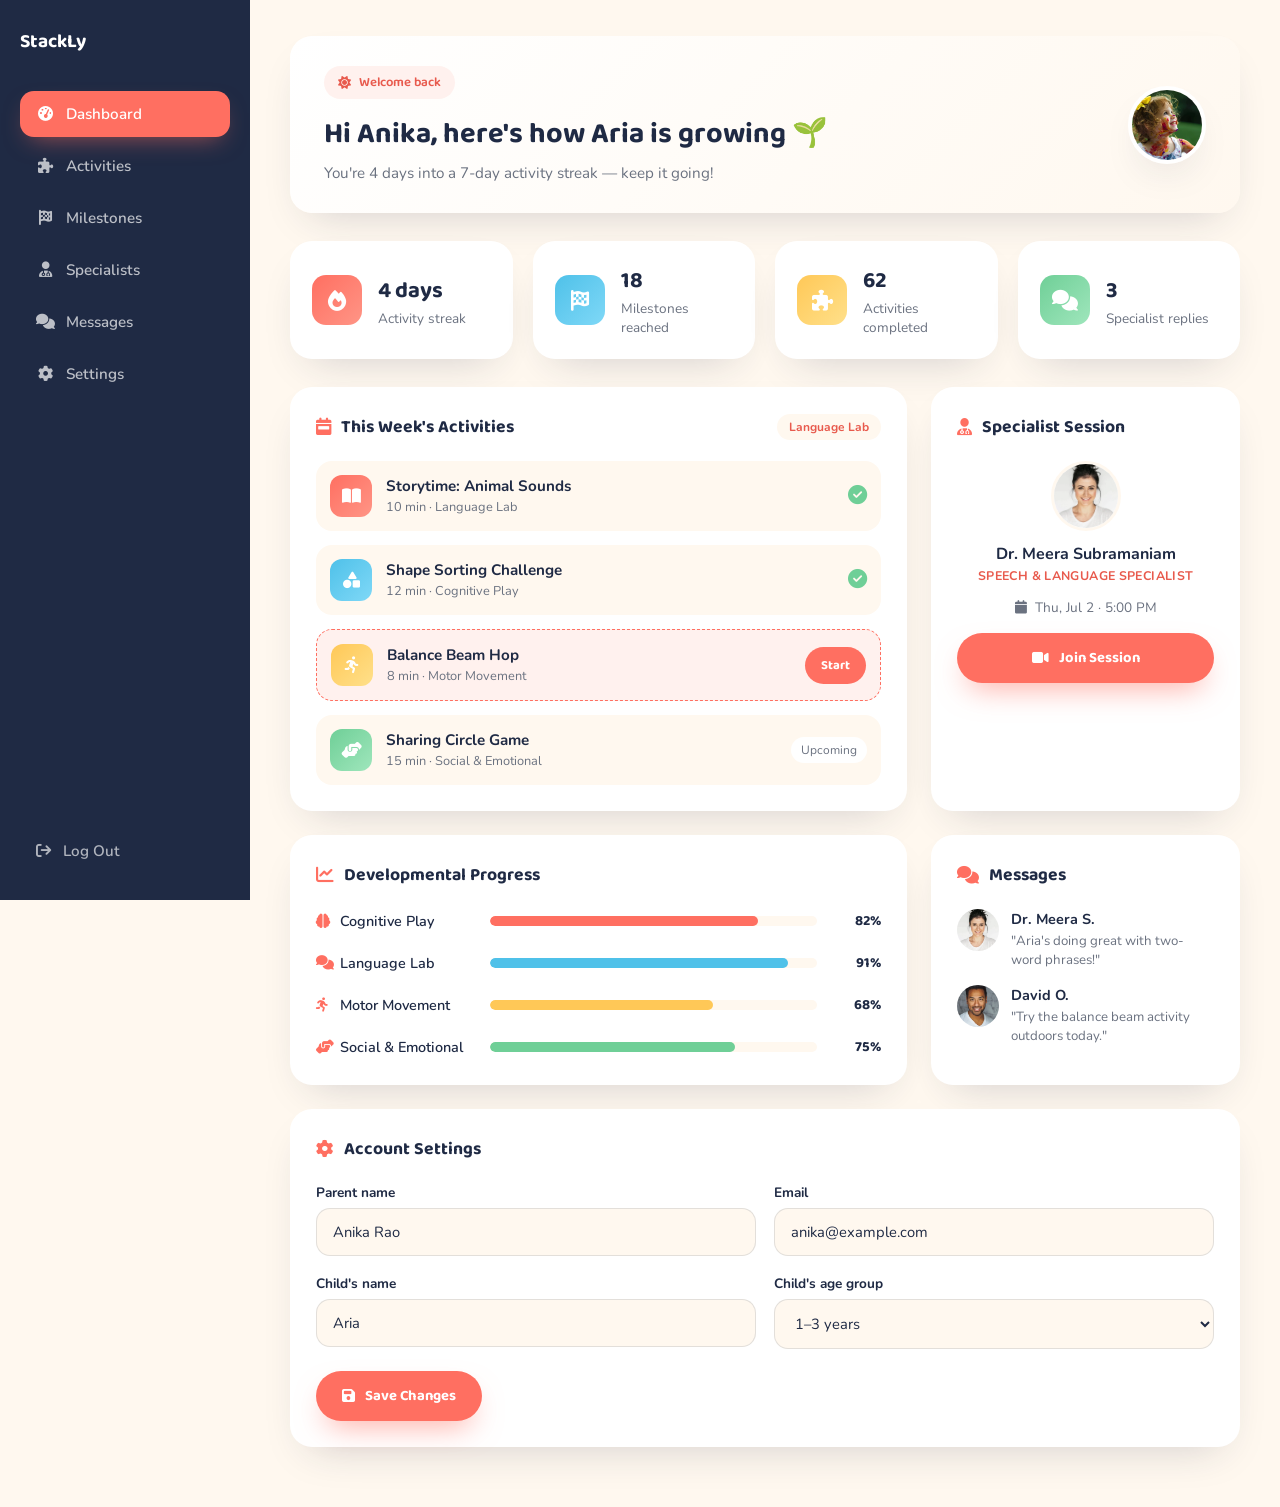
<file: userdashboard.html>
<!DOCTYPE html>
<html lang="en">
<head>
<meta charset="UTF-8">
<meta name="viewport" content="width=device-width, initial-scale=1.0">
<title>My Dashboard | Stackly</title>
<link rel="preconnect" href="https://fonts.googleapis.com">
<link href="https://fonts.googleapis.com/css2?family=Baloo+2:wght@500;600;700;800&family=Nunito:wght@400;500;600;700;800&display=swap" rel="stylesheet">
<link rel="stylesheet" href="https://cdnjs.cloudflare.com/ajax/libs/font-awesome/6.5.1/css/all.min.css">
<link rel="stylesheet" href="dashboard-style.css">
</head>
<body class="dash-body">

<!-- MOBILE TOPBAR -->
<header class="dash-topbar">
  <button class="dash-hamburger" id="dashHamburger" aria-label="Toggle menu"><span></span><span></span><span></span></button>
  <a href="userdashboard.html" class="logo"><span>StackLy</span></a>
  <div class="topbar-right">
    <button class="icon-btn"><i class="fa-solid fa-bell"></i><span class="dot"></span></button>
    <img class="topbar-avatar" src="Assest/child3.webp" alt="Parent avatar">
  </div>
</header>

<div class="dash-shell">

  <!-- SIDEBAR -->
  <aside class="sidebar" id="sidebar">
    <div class="sidebar-logo">
      <a href="userdashboard.html" class="logo"><span>StackLy</span></a>
      <button class="sidebar-close" id="sidebarClose"><i class="fa-solid fa-xmark"></i></button>
    </div>
    <nav class="sidebar-nav">
      <a href="#overview" class="side-link active"><i class="fa-solid fa-gauge-high"></i> Dashboard</a>
      <a href="#activities" class="side-link"><i class="fa-solid fa-puzzle-piece"></i> Activities</a>
      <a href="#milestones" class="side-link"><i class="fa-solid fa-flag-checkered"></i> Milestones</a>
      <a href="#specialists" class="side-link"><i class="fa-solid fa-user-doctor"></i> Specialists</a>
      <a href="#messages" class="side-link"><i class="fa-solid fa-comments"></i> Messages</a>
      <a href="#settings" class="side-link"><i class="fa-solid fa-gear"></i> Settings</a>
    </nav>
    <a href="login.html" class="logout-link"><i class="fa-solid fa-arrow-right-from-bracket"></i> Log Out</a>
  </aside>
  <div class="sidebar-overlay" id="sidebarOverlay"></div>

  <!-- MAIN -->
  <main class="dash-main">

    <!-- GREETING -->
    <div class="dash-greeting" id="overview" data-animate="fade-up">
      <div>
        <span class="eyebrow"><i class="fa-solid fa-sun"></i> Welcome back</span>
        <h1>Hi Anika, here's how Aria is growing 🌱</h1>
        <p>You're 4 days into a 7-day activity streak — keep it going!</p>
      </div>
      <img class="greeting-img" src="Assest/child1.webp" alt="Child">
    </div>

    <!-- STAT CARDS -->
    <div class="stat-cards">
      <div class="dstat-card" data-animate="fade-up" data-delay="0">
        <div class="dstat-icon icon-coral"><i class="fa-solid fa-fire"></i></div>
        <div><h3><span class="counter" data-count="4">0</span> days</h3><p>Activity streak</p></div>
      </div>
      <div class="dstat-card" data-animate="fade-up" data-delay="1">
        <div class="dstat-icon icon-sky"><i class="fa-solid fa-flag-checkered"></i></div>
        <div><h3><span class="counter" data-count="18">0</span></h3><p>Milestones reached</p></div>
      </div>
      <div class="dstat-card" data-animate="fade-up" data-delay="2">
        <div class="dstat-icon icon-sun"><i class="fa-solid fa-puzzle-piece"></i></div>
        <div><h3><span class="counter" data-count="62">0</span></h3><p>Activities completed</p></div>
      </div>
      <div class="dstat-card" data-animate="fade-up" data-delay="3">
        <div class="dstat-icon icon-mint"><i class="fa-solid fa-comments"></i></div>
        <div><h3><span class="counter" data-count="3">0</span></h3><p>Specialist replies</p></div>
      </div>
    </div>

    <div class="dash-grid">

      <!-- WEEKLY ACTIVITIES -->
      <section class="dash-card span-2" id="activities" data-animate="fade-up">
        <div class="dash-card-head">
          <h2><i class="fa-solid fa-calendar-week"></i> This Week's Activities</h2>
          <span class="tag">Language Lab</span>
        </div>
        <ul class="activity-list">
          <li class="done">
            <div class="act-icon icon-coral"><i class="fa-solid fa-book-open"></i></div>
            <div class="act-info"><h4>Storytime: Animal Sounds</h4><p>10 min · Language Lab</p></div>
            <i class="fa-solid fa-circle-check act-check"></i>
          </li>
          <li class="done">
            <div class="act-icon icon-sky"><i class="fa-solid fa-shapes"></i></div>
            <div class="act-info"><h4>Shape Sorting Challenge</h4><p>12 min · Cognitive Play</p></div>
            <i class="fa-solid fa-circle-check act-check"></i>
          </li>
          <li class="active">
            <div class="act-icon icon-sun"><i class="fa-solid fa-person-running"></i></div>
            <div class="act-info"><h4>Balance Beam Hop</h4><p>8 min · Motor Movement</p></div>
            <button class="btn-mini"><a href="404.html">Start</a></button>
          </li>
          <li>
            <div class="act-icon icon-mint"><i class="fa-solid fa-handshake-angle"></i></div>
            <div class="act-info"><h4>Sharing Circle Game</h4><p>15 min · Social &amp; Emotional</p></div>
            <span class="upcoming-tag">Upcoming</span>
          </li>
        </ul>
      </section>

      <!-- NEXT SPECIALIST SESSION -->
      <section class="dash-card" id="specialists" data-animate="fade-up" data-delay="1">
        <div class="dash-card-head"><h2><i class="fa-solid fa-user-doctor"></i> Specialist Session</h2></div>
        <div class="specialist-block">
          <img src="Assest/child13.webp" alt="Specialist">
          <h4>Dr. Meera Subramaniam</h4>
          <span class="team-role">Speech &amp; Language Specialist</span>
          <p class="session-time"><i class="fa-solid fa-calendar"></i> Thu, Jul 2 · 5:00 PM</p>
          <button class="btn btn-primary full-width"><i class="fa-solid fa-video"></i> <a href="404.html">Join Session</a></button>
        </div>
      </section>

      <!-- MILESTONE PROGRESS -->
      <section class="dash-card span-2" id="milestones" data-animate="fade-up">
        <div class="dash-card-head"><h2><i class="fa-solid fa-chart-line"></i> Developmental Progress</h2></div>
        <div class="progress-rows">
          <div class="progress-row">
            <span><i class="fa-solid fa-brain"></i> Cognitive Play</span>
            <div class="bar"><div class="bar-fill" style="--val:82%;background:var(--coral);"></div></div>
            <strong>82%</strong>
          </div>
          <div class="progress-row">
            <span><i class="fa-solid fa-comments"></i> Language Lab</span>
            <div class="bar"><div class="bar-fill" style="--val:91%;background:var(--sky);"></div></div>
            <strong>91%</strong>
          </div>
          <div class="progress-row">
            <span><i class="fa-solid fa-person-running"></i> Motor Movement</span>
            <div class="bar"><div class="bar-fill" style="--val:68%;background:var(--sun);"></div></div>
            <strong>68%</strong>
          </div>
          <div class="progress-row">
            <span><i class="fa-solid fa-handshake-angle"></i> Social &amp; Emotional</span>
            <div class="bar"><div class="bar-fill" style="--val:75%;background:var(--mint);"></div></div>
            <strong>75%</strong>
          </div>
        </div>
      </section>

      <!-- MESSAGES -->
      <section class="dash-card" id="messages" data-animate="fade-up" data-delay="1">
        <div class="dash-card-head"><h2><i class="fa-solid fa-comments"></i> Messages</h2></div>
        <ul class="message-list">
          <li>
            <img src="Assest/child13.webp" alt="Specialist">
            <div><h4>Dr. Meera S.</h4><p>"Aria's doing great with two-word phrases!"</p></div>
          </li>
          <li>
            <img src="Assest/child12.webp" alt="Specialist">
            <div><h4>David O.</h4><p>"Try the balance beam activity outdoors today."</p></div>
          </li>
        </ul>
      </section>
    </div>

    <!-- SETTINGS -->
    <section class="dash-card" id="settings" data-animate="fade-up">
      <div class="dash-card-head"><h2><i class="fa-solid fa-gear"></i> Account Settings</h2></div>
      <div class="settings-grid">
        <label>Parent name<input type="text" value="Anika Rao"></label>
        <label>Email<input type="email" value="anika@example.com"></label>
        <label>Child's name<input type="text" value="Aria"></label>
        <label>Child's age group
          <select>
            <option selected>1–3 years</option>
            <option>0–1 year</option>
            <option>3–5 years</option>
            <option>5–7 years</option>
          </select>
        </label>
      </div>
      <button class="btn btn-primary"><i class="fa-solid fa-floppy-disk"></i> Save Changes</button>
    </section>

  </main>
</div>

<script src="dashboard-script.js"></script>
</body>
</html>
</file>
<file: style.css>
/* ============ TOKENS ============ */
:root{
  --cream:#FFF8EF;
  --navy:#1F2A44;
  --coral:#FF6F61;
  --coral-dark:#E85A4D;
  --sky:#4FC1E9;
  --sun:#FFC857;
  --mint:#6FCF97;
  --white:#ffffff;
  --gray:#6B7280;
  --radius:24px;
  --shadow:0 20px 50px -20px rgba(31,42,68,0.25);
  --ff-display:'Baloo 2', sans-serif;
  --ff-body:'Nunito', sans-serif;
}

*{margin:0;padding:0;box-sizing:border-box;}
html{scroll-behavior:smooth;}

/* ============ BODY / GLOBAL BACKGROUND ============ */
body{
  font-family:var(--ff-body);
  color:var(--navy);
  background:#FCFAF6;
  overflow-x:hidden;
  line-height:1.6;
  position:relative;
}

/* Fixed grain texture — sits above every section, same on every page */
body::after{
  content:'';
  position:fixed;inset:0;z-index:2;pointer-events:none;
  opacity:.035;
  background-image:url("data:image/svg+xml,%3Csvg xmlns='http://www.w3.org/2000/svg' width='120' height='120'%3E%3Cfilter id='n'%3E%3CfeTurbulence type='fractalNoise' baseFrequency='0.9' numOctaves='2' stitchTiles='stitch'/%3E%3C/filter%3E%3Crect width='100%25' height='100%25' filter='url(%23n)'/%3E%3C/svg%3E");
  mix-blend-mode:multiply;
}

/* Reusable dot-grid texture */
.bg-texture{
  position:absolute;inset:0;z-index:0;opacity:.4;pointer-events:none;
  background-image:url("data:image/svg+xml,%3Csvg xmlns='http://www.w3.org/2000/svg' width='40' height='40'%3E%3Ccircle cx='2' cy='2' r='1.4' fill='%231F2A44' fill-opacity='0.06'/%3E%3C/svg%3E");
  background-size:40px 40px;
}

/* ============ ABOUT ============ */
.about{position:relative;background:linear-gradient(160deg,#FCFAF6 0%,#F7F2EA 100%);overflow:hidden;}
.about::before{
  content:'';position:absolute;top:-15%;right:-12%;width:480px;height:480px;
  border-radius:50%;filter:blur(90px);opacity:.22;z-index:0;
  background:radial-gradient(circle,var(--mint),transparent 70%);
}
.about::after{
  content:'';position:absolute;bottom:-20%;left:-10%;width:380px;height:380px;
  border-radius:50%;filter:blur(80px);opacity:.16;z-index:0;
  background:radial-gradient(circle,var(--coral),transparent 70%);
}

/* ============ PROGRAMS ============ */
.programs{position:relative;background:#ffffff;overflow:hidden;}
.programs::before{
  content:'';position:absolute;inset:0;z-index:0;opacity:.6;
  background-image:url("data:image/svg+xml,%3Csvg xmlns='http://www.w3.org/2000/svg' width='40' height='40'%3E%3Ccircle cx='2' cy='2' r='1.4' fill='%231F2A44' fill-opacity='0.05'/%3E%3C/svg%3E");
  background-size:40px 40px;
  mask-image:linear-gradient(180deg, transparent, #000 20%, #000 80%, transparent);
}
.programs::after{
  content:'';position:absolute;top:20%;right:-8%;width:340px;height:340px;
  border-radius:50%;filter:blur(85px);opacity:.14;z-index:0;
  background:radial-gradient(circle,var(--sky),transparent 70%);
}

/* ============ AGE PATHS ============ */
.ages{position:relative;background:linear-gradient(180deg,#FCFAF6,#F3EEE4);overflow:hidden;}
.ages::before{
  content:'';position:absolute;bottom:-18%;left:-10%;width:420px;height:420px;
  border-radius:50%;filter:blur(90px);opacity:.2;z-index:0;
  background:radial-gradient(circle,var(--sky),transparent 70%);
}
.ages::after{
  content:'';position:absolute;top:-10%;right:5%;width:300px;height:300px;
  border-radius:50%;filter:blur(75px);opacity:.15;z-index:0;
  background:radial-gradient(circle,var(--sun),transparent 70%);
}

/* ============ HOW IT WORKS ============ */
.how{position:relative;background:linear-gradient(180deg,#fff,#FCFAF6);overflow:hidden;}
.how::before{
  content:'';position:absolute;top:8%;right:-12%;width:400px;height:400px;
  border-radius:50%;filter:blur(85px);opacity:.18;z-index:0;
  background:radial-gradient(circle,var(--sun),transparent 70%);
}
.how::after{
  content:'';position:absolute;bottom:-15%;left:8%;width:280px;height:280px;
  border-radius:50%;filter:blur(70px);opacity:.13;z-index:0;
  background:radial-gradient(circle,var(--mint),transparent 70%);
}

/* ============ STATS ============ */
.stats{position:relative;background:linear-gradient(160deg,var(--navy) 0%,#242F4E 100%);color:#fff;overflow:hidden;}
.stats::before{
  content:'';position:absolute;inset:0;z-index:0;opacity:.08;
  background-image:url("data:image/svg+xml,%3Csvg xmlns='http://www.w3.org/2000/svg' width='40' height='40'%3E%3Ccircle cx='2' cy='2' r='1.4' fill='%23ffffff' fill-opacity='0.5'/%3E%3C/svg%3E");
  background-size:40px 40px;
}
.stats::after{
  content:'';position:absolute;top:-25%;left:25%;width:560px;height:560px;
  border-radius:50%;filter:blur(110px);opacity:.12;z-index:0;
  background:radial-gradient(circle,var(--coral),transparent 70%);
}

/* ============ TESTIMONIALS ============ */
.stories{position:relative;background:#ffffff;overflow:hidden;}
.stories::before{
  content:'';position:absolute;top:-12%;left:-10%;width:420px;height:420px;
  border-radius:50%;filter:blur(95px);opacity:.16;z-index:0;
  background:radial-gradient(circle,var(--coral),transparent 70%);
}
.stories::after{
  content:'';position:absolute;bottom:-15%;right:-8%;width:320px;height:320px;
  border-radius:50%;filter:blur(80px);opacity:.13;z-index:0;
  background:radial-gradient(circle,var(--sky),transparent 70%);
}

/* ============ PRICING ============ */
.pricing{position:relative;background:linear-gradient(180deg,#F3EEE4,#FCFAF6);overflow:hidden;}
.pricing::before{
  content:'';position:absolute;bottom:-12%;right:-8%;width:460px;height:460px;
  border-radius:50%;filter:blur(95px);opacity:.19;z-index:0;
  background:radial-gradient(circle,var(--sky),transparent 70%);
}
.pricing::after{
  content:'';position:absolute;top:-10%;left:0%;width:300px;height:300px;
  border-radius:50%;filter:blur(75px);opacity:.14;z-index:0;
  background:radial-gradient(circle,var(--coral),transparent 70%);
}

/* ============ FAQ ============ */
.faq{position:relative;background:#ffffff;overflow:hidden;}
.faq::before{
  content:'';position:absolute;top:10%;right:-10%;width:340px;height:340px;
  border-radius:50%;filter:blur(85px);opacity:.13;z-index:0;
  background:radial-gradient(circle,var(--mint),transparent 70%);
}

/* ============ CONTACT ============ */
.contact{position:relative;background:linear-gradient(135deg,#FDF3EF,#FCFAF6);overflow:hidden;}
.contact::before{
  content:'';position:absolute;top:-18%;right:8%;width:460px;height:460px;
  border-radius:50%;filter:blur(100px);opacity:.2;z-index:0;
  background:radial-gradient(circle,var(--sun),transparent 70%);
}
.contact::after{
  content:'';position:absolute;bottom:-15%;left:-8%;width:320px;height:320px;
  border-radius:50%;filter:blur(80px);opacity:.14;z-index:0;
  background:radial-gradient(circle,var(--coral),transparent 70%);
}

/* Ensure content sits above the layered backgrounds */
.about .section-inner,
.programs .section-inner,
.ages .section-inner,
.how .section-inner,
.stats .section-inner,
.stories .section-inner,
.pricing .section-inner,
.faq .section-inner,
.contact .section-inner{
  position:relative;z-index:1;
}

img{max-width:100%;display:block;}
a{text-decoration:none;color:inherit;}
ul{list-style:none;}
button{font-family:inherit;cursor:pointer;border:none;background:none;}

@media (prefers-reduced-motion: reduce){
  *{animation-duration:0.01ms !important; transition-duration:0.01ms !important;}
}

h1,h2,h3{font-family:var(--ff-display);line-height:1.2;}
.section-inner{max-width:1180px;margin:0 auto;padding:100px 0px;}

.eyebrow{
  display:inline-flex;align-items:center;gap:8px;
  font-family:var(--ff-display);font-weight:600;font-size:0.85rem;
  color:var(--coral-dark);background:#FFF1EE;
  padding:8px 16px;border-radius:50px;margin-bottom:18px;
}
.eyebrow-dark{background:#EEF6FB;color:#1B7FA8;}

.section-head{max-width:640px;margin:0 auto 56px;text-align:center;}
.section-head h2{font-size:clamp(1.8rem,3.5vw,2.6rem);margin-bottom:14px;}
.section-head p{color:var(--gray);font-size:1.05rem;}

/* ============ BUTTONS ============ */
.btn{
  display:inline-flex;align-items:center;gap:10px;
  font-family:var(--ff-display);font-weight:600;font-size:1rem;
  padding:15px 30px;border-radius:50px;
  transition:transform .35s cubic-bezier(.34,1.56,.64,1), box-shadow .35s ease, background .3s ease;
  white-space:nowrap;
}
.btn-primary{background:var(--coral);color:#fff;box-shadow:0 14px 30px -10px rgba(255,111,97,0.6);}
.btn-primary:hover{transform:translateY(-4px) scale(1.03);box-shadow:0 18px 36px -8px rgba(255,111,97,0.7);}
.btn-ghost{background:transparent;color:var(--navy);border:2px solid rgba(31,42,68,0.15);}
.btn-ghost:hover{border-color:var(--navy);transform:translateY(-4px);}
.btn-outline{display:flex;justify-content:center;background:transparent;border:2px solid var(--coral);color:var(--coral-dark);width:100%;margin-top:10px;}
.btn-outline:hover{background:var(--coral);color:#fff;transform:translateY(-3px);}

/* ============ NAVBAR ============ */
.navbar{
  position:fixed;top:0;left:0;right:0;z-index:1000;
  background:rgba(255,248,239,0.85);backdrop-filter:blur(14px);
  border-bottom:1px solid rgba(31,42,68,0.06);
  transition:box-shadow .3s ease;
}
.navbar.scrolled{box-shadow:0 10px 30px -20px rgba(31,42,68,0.4);}
.nav-inner{
    max-width:1320px;
    margin:auto;
    height:72px;
    padding:0 30px;

    display:flex;
    align-items:center;

    position:relative;   /* IMPORTANT */
}
.logo{
    z-index:1003;
}
.logo img{
height: 90px;
  max-width:220px;
  width:auto;
  object-fit:contain;
  transition:transform .35s var(--ease);
  /* Recolors the logo toward the brand forest green (#1F3A2E) so it's visible on the cream background */
  filter:brightness(0) saturate(100%) invert(14%) sepia(43%) saturate(1196%) hue-rotate(108deg) brightness(94%) contrast(94%);
}
.logo a{display:inline-flex;align-items:center;}
.logo:hover img{transform:scale(1.06);}


.nav-links{
    flex:1;
    display:flex;
    justify-content:center;
    gap:32px;
}
.nav-links a{
  font-weight:600;font-size:0.95rem;color:var(--navy);position:relative;padding:6px 0;
  transition:color .25s ease;
}

/* Active Menu */
.nav-links a.active{
    color:var(--coral-dark);
}

.nav-links a.active::after{
    width:100%;
}
.nav-links a:not(.nav-cta)::after{
  content:'';position:absolute;left:0;bottom:0;height:2px;width:0;background:var(--coral);
  transition:width .3s ease;
}
.nav-links a:not(.nav-cta):hover::after{width:100%;}
.nav-links a:not(.nav-cta):hover{color:var(--coral-dark);}
.nav-cta{

    background:var(--coral);

    color:#fff !important;

    padding:12px 24px;

    border-radius:50px;

    font-weight:700;

    transition:.3s;

    box-shadow:0 10px 20px rgba(255,111,97,.35);

}
.nav-cta:hover{

    transform:translateY(-3px);

}

.desktop-btn{
    margin-left:auto;
}

.mobile-btn{

    display:none;

}

.hamburger{display:none;flex-direction:column;gap:5px;width:32px;z-index:1001;}
.hamburger span{display:block;height:3px;width:100%;background:var(--navy);border-radius:3px;transition:all .35s ease;}
.hamburger.active span:nth-child(1){transform:translateY(8px) rotate(45deg);}
.hamburger.active span:nth-child(2){opacity:0;}
.hamburger.active span:nth-child(3){transform:translateY(-8px) rotate(-45deg);}

/* ============ HERO ============ */
/* ============ HERO BACKGROUND (PROFESSIONAL) ============ */
.hero{
  position:relative;min-height:100vh;display:flex;align-items:center;
  padding:140px 32px 80px;overflow:hidden;
  background:
    radial-gradient(circle at 20% 20%, rgba(255,111,97,0.06), transparent 40%),
    radial-gradient(circle at 80% 15%, rgba(79,193,233,0.08), transparent 45%),
    radial-gradient(circle at 60% 85%, rgba(255,200,87,0.07), transparent 40%),
    linear-gradient(135deg,#FFF8EF 0%,#FFF3E9 50%,#F3F8FB 100%);
  background-size:200% 200%;
  animation:gradientShift 16s ease-in-out infinite;
}
@keyframes gradientShift{
  0%,100%{background-position:0% 50%;}
  50%{background-position:100% 50%;}
}

/* Subtle dot-grid texture (inline SVG, no external file needed) */
.hero::before{
  content:'';position:absolute;inset:0;z-index:0;opacity:.5;
  background-image:url("data:image/svg+xml,%3Csvg xmlns='http://www.w3.org/2000/svg' width='40' height='40'%3E%3Ccircle cx='2' cy='2' r='1.4' fill='%231F2A44' fill-opacity='0.08'/%3E%3C/svg%3E");
  background-size:40px 40px;
  mask-image:radial-gradient(ellipse 80% 60% at 50% 30%, #000 40%, transparent 90%);
}

/* Soft, muted blobs — reduced opacity/blur for a calmer, premium feel */
.hero-blob{
  position:absolute;border-radius:50%;filter:blur(60px);opacity:.35;z-index:0;
  animation:float 14s ease-in-out infinite;
}
.blob-1{width:520px;height:520px;background:radial-gradient(circle,var(--sun),transparent 70%);top:-160px;right:-140px;}
.blob-2{width:440px;height:440px;background:radial-gradient(circle,var(--sky),transparent 70%);bottom:-140px;left:-120px;animation-delay:-6s;}
.blob-3{width:320px;height:320px;background:radial-gradient(circle,var(--coral),transparent 70%);top:35%;left:42%;opacity:.18;animation-delay:-3s;}
.blob-4{display:none;} /* remove the extra mint blob for a cleaner look */

@keyframes float{
  0%,100%{transform:translateY(0) translateX(0) scale(1);}
  50%{transform:translateY(-40px) translateX(24px) scale(1.06);}
}

/* Small accent icons — subdued, professional tone */
.hero-shape{
  position:absolute;font-size:1.3rem;opacity:.22;z-index:0;color:var(--navy);
  animation:drift 9s ease-in-out infinite;
}
.shape-1{top:16%;left:7%;animation-delay:0s;}
.shape-2{top:68%;left:12%;animation-delay:-3s;font-size:1.1rem;}
.shape-3{top:26%;right:7%;animation-delay:-5s;font-size:1.5rem;}
.shape-4{bottom:14%;right:15%;animation-delay:-1.8s;font-size:1rem;}

@keyframes drift{
  0%,100%{transform:translateY(0) rotate(0deg);}
  50%{transform:translateY(-14px) rotate(8deg);}
}

.hero-inner{
  max-width:1180px;margin:0 auto;position:relative;z-index:1;
  display:grid;grid-template-columns:1.05fr 0.95fr;gap:60px;align-items:center;
}
.hero-text .eyebrow{background:#fff;box-shadow:var(--shadow);}
.hero-text h1{font-size:clamp(2.3rem,5vw,3.4rem);margin-bottom:20px;color:var(--navy);}
.hero-text .highlight{color:var(--coral);position:relative;}
.hero-text p{font-size:1.1rem;color:var(--gray);max-width:480px;margin-bottom:32px;}
.hero-actions{display:flex;gap:16px;flex-wrap:wrap;margin-bottom:40px;}

.hero-trust{display:flex;align-items:center;gap:14px;}
.avatars{display:flex;}
.avatars img{
  width:42px;height:42px;border-radius:50%;border:3px solid var(--cream);
  object-fit:cover;margin-left:-12px;
}
.avatars img:first-child{margin-left:0;}
.hero-trust p{font-size:0.92rem;color:var(--gray);}

.hero-media{position:relative;display:flex;justify-content:center;}
.hero-img{
  width:100%;max-width:420px;aspect-ratio:9/10;object-fit:cover;
  border-radius:32px; box-shadow:var(--shadow);
  border:8px solid #fff;
}
.floating-card{
  position:absolute;background:#fff;padding:14px 18px;border-radius:16px;
  box-shadow:var(--shadow);display:flex;align-items:center;gap:10px;
  font-family:var(--ff-display);font-weight:600;font-size:0.85rem;
  animation:floatCard 5s ease-in-out infinite;
}
.card-1{top:8%;left:-8%;color:var(--coral-dark);}
.card-1 i{background:#FFF1EE;color:var(--coral);padding:10px;border-radius:50%;}
.card-2{bottom:10%;right:-6%;color:#1B7FA8;animation-delay:-2.5s;}
.card-2 i{background:#EEF6FB;color:var(--sky);padding:10px;border-radius:50%;}
@keyframes floatCard{0%,100%{transform:translateY(0);}50%{transform:translateY(-14px);}}

.scroll-cue{
  position:absolute;bottom:28px;left:50%;transform:translateX(-50%);
  color:var(--gray);animation:bounce 2s infinite;z-index:1;
}
@keyframes bounce{0%,100%{transform:translate(-50%,0);}50%{transform:translate(-50%,8px);}}

/* ============ ABOUT ============ */
.about-grid{display:grid;grid-template-columns:0.85fr 1.15fr;gap:70px;align-items:center;}
.about-media{position:relative;}
.about-media img{border-radius:var(--radius);box-shadow:var(--shadow);width:100%;object-fit:cover;aspect-ratio:7/8;}
.about-badge{
  position:absolute;bottom:-22px;left:-22px;background:#fff;border-radius:16px;
  padding:14px 18px;box-shadow:var(--shadow);display:flex;align-items:center;gap:10px;
  font-family:var(--ff-display);font-weight:600;font-size:0.85rem;max-width:230px;
}
.about-badge i{color:var(--mint);font-size:1.4rem;}
.about-text h2{font-size:clamp(1.7rem,3vw,2.3rem);margin-bottom:18px;}
.about-text p{color:var(--gray);margin-bottom:24px;font-size:1.05rem;}
.check-list li{display:flex;align-items:center;gap:12px;margin-bottom:14px;font-weight:600;}
.check-list i{color:var(--mint);font-size:1.1rem;}

/* ============ PROGRAMS ============ */
.card-grid{display:grid;grid-template-columns:repeat(4,1fr);gap:28px;}
.feature-card{
  background:var(--cream);border-radius:var(--radius);padding:36px 26px;
  transition:transform .4s ease, box-shadow .4s ease;
}
.feature-card:hover{transform:translateY(-10px);box-shadow:var(--shadow);}
.feature-icon{
  width:58px;height:58px;border-radius:16px;display:flex;align-items:center;justify-content:center;
  font-size:1.5rem;margin-bottom:20px;color:#fff;
}
.icon-coral{background:linear-gradient(135deg,var(--coral),#FF9586);}
.icon-sky{background:linear-gradient(135deg,var(--sky),#7FD8F7);}
.icon-sun{background:linear-gradient(135deg,var(--sun),#FFE08A);}
.icon-mint{background:linear-gradient(135deg,var(--mint),#9FE6BC);}
.feature-card h3{font-size:1.2rem;margin-bottom:10px;}
.feature-card p{color:var(--gray);font-size:0.95rem;}

/* ============ AGE PATHS ============ */
.age-tabs{display:flex;justify-content:center;gap:10px;margin-bottom:50px;flex-wrap:wrap;}
.age-tab{
  font-family:var(--ff-display);font-weight:600;padding:12px 24px;border-radius:50px;
  background:#fff;color:var(--navy);transition:all .3s ease;
}
.age-tab.active{background:var(--navy);color:#fff;}
.age-panel{
  display:none;grid-template-columns:0.9fr 1.1fr;gap:50px;align-items:center;
}
.age-panel.active{display:grid;animation:fadeIn .5s ease;}
@keyframes fadeIn{from{opacity:0;transform:translateY(16px);}to{opacity:1;transform:translateY(0);}}
.age-panel img{border-radius:var(--radius);box-shadow:var(--shadow);aspect-ratio:6/5;object-fit:cover;width:100%;}
.age-panel h3{font-size:1.5rem;margin-bottom:14px;display:flex;align-items:center;gap:12px;color:var(--coral-dark);}
.age-panel p{color:var(--gray);font-size:1.05rem;}

/* ============ HOW IT WORKS ============ */
.steps{display:grid;grid-template-columns:repeat(4,1fr);gap:28px;}
.step{
  position:relative;background:#fff;border-radius:var(--radius);padding:38px 26px;
  text-align:center;box-shadow:0 14px 34px -22px rgba(31,42,68,0.25);
  transition:transform .4s ease;
}
.step:hover{transform:translateY(-8px);}
.step-num{
  position:absolute;top:18px;right:22px;font-family:var(--ff-display);
  font-weight:700;font-size:1.6rem;color:rgba(255, 111, 97,0.6);
}
.step-icon{font-size:2rem;color:var(--coral);margin-bottom:18px;display:block;}
.step h3{font-size:1.1rem;margin-bottom:10px;}
.step p{color:var(--gray);font-size:0.92rem;}

/* ============ STATS ============ */
.stats-grid{display:grid;grid-template-columns:repeat(4,1fr);gap:30px;text-align:center;}
.stat h3{font-size:clamp(2.2rem,4vw,3rem);color:var(--sun);margin-bottom:8px;}
.stat p{color:rgba(255,255,255,0.75);font-size:0.95rem;}

/* ============ TESTIMONIALS ============ */
.testimonial-track{display:grid;grid-template-columns:repeat(3,1fr);gap:28px;}
.testimonial{
  background:var(--cream);border-radius:var(--radius);padding:32px;
  transition:transform .4s ease, box-shadow .4s ease;
}
.testimonial:hover{transform:translateY(-8px);box-shadow:var(--shadow);}
.stars{color:var(--sun);margin-bottom:16px;font-size:0.9rem;}
.testimonial p{font-style:italic;color:var(--navy);margin-bottom:22px;font-size:0.98rem;}
.testimonial-person{display:flex;align-items:center;gap:12px;}
.testimonial-person img{width:46px;height:46px;border-radius:50%;object-fit:cover;}
.testimonial-person strong{display:block;font-size:0.95rem;}
.testimonial-person span{color:var(--gray);font-size:0.82rem;}

/* ============ PRICING ============ */
.price-grid{display:grid;grid-template-columns:repeat(3,1fr);gap:28px;align-items:stretch;}
.price-card{
  background:#fff;border-radius:var(--radius);padding:40px 32px;position:relative;
  display:flex;flex-direction:column;box-shadow:0 14px 34px -22px rgba(31,42,68,0.25);
  transition:transform .4s ease;
}
.price-card:hover{transform:translateY(-8px);}
.price-card.featured{background:var(--navy);color:#fff;transform:scale(1.03);}
.price-card.featured:hover{transform:scale(1.03) translateY(-8px);}
.price-tag{
  position:absolute;top:-14px;right:28px;background:var(--sun);color:var(--navy);
  font-family:var(--ff-display);font-weight:700;font-size:0.78rem;padding:6px 14px;border-radius:50px;
}
.price-card h3{font-size:1.3rem;margin-bottom:10px;}
.price{font-family:var(--ff-display);font-size:2.2rem;font-weight:700;margin-bottom:6px;}
.price span{font-size:1rem;font-weight:500;color:var(--gray);}
.price-card.featured .price span{color:rgba(255,255,255,0.7);}
.price-sub{color:var(--gray);font-size:0.9rem;margin-bottom:24px;}
.price-card.featured .price-sub{color:rgba(255,255,255,0.7);}
.price-card ul{margin-bottom:28px;flex:1;}
.price-card li{display:flex;align-items:center;gap:10px;margin-bottom:12px;font-size:0.93rem;}
.price-card li i{color:var(--mint);}

/* ============ FAQ ============ */
.faq-grid{display:grid;grid-template-columns:0.8fr 1.2fr;gap:60px;}
.faq-head h2{font-size:clamp(1.7rem,3vw,2.2rem);margin-bottom:14px;}
.faq-head p{color:var(--gray);margin-bottom:26px;}
.faq-item{border-bottom:1px solid rgba(31,42,68,0.1);}
.faq-q{
  width:100%;display:flex;justify-content:space-between;align-items:center;
  padding:22px 0;font-family:var(--ff-display);font-weight:600;font-size:1.02rem;color:var(--navy);
  text-align:left;
}
.faq-q i{transition:transform .3s ease;color:var(--coral);}
.faq-item.active .faq-q i{transform:rotate(180deg);}
.faq-a{max-height:0;overflow:hidden;transition:max-height .35s ease, padding .35s ease;}
.faq-item.active .faq-a{max-height:200px;padding-bottom:22px;}
.faq-a p{color:var(--gray);font-size:0.95rem;}

/* ============ CONTACT ============ */
.contact-box{
  display:grid;grid-template-columns:1.1fr 0.9fr;gap:50px;align-items:center;
  background:#fff;border-radius:32px;box-shadow:var(--shadow);overflow:hidden;
  padding:0 !important;
}
.contact-text{padding:60px 50px;}
.contact-text h2{font-size:clamp(1.7rem,3vw,2.3rem);margin-bottom:14px;}
.contact-text p{color:var(--gray);margin-bottom:28px;}
.contact-form{display:flex;flex-direction:column;gap:14px;}
.contact-form input,.contact-form select{
  padding:14px 18px;border-radius:14px;border:1.5px solid rgba(31,42,68,0.12);
  font-family:var(--ff-body);font-size:0.95rem;background:var(--cream);
  transition:border-color .3s ease;
}
.contact-form input:focus,.contact-form select:focus{outline:none;border-color:var(--coral);}
.contact-form button{margin-top:6px;justify-content:center;}
.form-note{margin-top:14px;color:var(--mint);font-weight:700;font-size:0.9rem;min-height:20px;}
.contact-media img{width:100%;height:100%;object-fit:cover;min-height:420px;}

/* ============ FOOTER ============ */
.logo1 img{
    width:140px;
    height:90px;
    object-fit:contain;
    filter: brightness(0);
}

.footer{background:var(--navy);color:rgba(255,255,255,0.85);padding-top:70px;}
.footer-grid{display:grid;grid-template-columns:1.4fr 1fr 1fr 1fr;gap:40px;padding-bottom:50px;}
.footer .logo{color:#fff;margin-bottom:14px;}
.footer-brand p{color:rgba(255,255,255,0.6);font-size:0.92rem;margin-bottom:20px;max-width:280px;}
.socials{display:flex;gap:12px;}
.socials a{
  width:38px;height:38px;border-radius:50%;background:rgba(255,255,255,0.08);
  display:flex;align-items:center;justify-content:center;transition:all .3s ease;
}
.socials a:hover{background:var(--coral);transform:translateY(-4px);}
.footer-col h4{font-family:var(--ff-display);font-size:1rem;margin-bottom:18px;color:#fff;}
.footer-col a{display:flex;align-items:center;gap:8px;color:rgba(255,255,255,0.65);font-size:0.92rem;margin-bottom:12px;transition:color .25s ease;}
.footer-col a:hover{color:var(--sun);}
.footer-bottom{
  border-top:1px solid rgba(255,255,255,0.1);padding:22px 32px;text-align:center;
  font-size:0.85rem;color:rgba(255,255,255,0.5);
}

/* ============ BACK TO TOP ============ */
.back-to-top{
  position:fixed;bottom:28px;right:28px;width:48px;height:48px;border-radius:50%;
  background:var(--coral);color:#fff;display:flex;align-items:center;justify-content:center;
  box-shadow:var(--shadow);opacity:0;pointer-events:none;transform:translateY(20px);
  transition:all .35s ease;z-index:999;
}
.back-to-top.show{opacity:1;pointer-events:auto;transform:translateY(0);}
.back-to-top:hover{transform:translateY(-4px);}

/* ============ SCROLL ANIMATIONS ============ */
[data-animate]{opacity:0;transition:opacity .8s ease, transform .8s ease;}
[data-animate="fade-up"]{transform:translateY(40px);}
[data-animate="fade-in"]{transform:scale(0.95);}
[data-animate="fade-left"]{transform:translateX(40px);}
[data-animate="fade-right"]{transform:translateX(-40px);}
[data-animate].in-view{opacity:1;transform:translate(0,0) scale(1);}
[data-delay="0"]{transition-delay:0s;}
[data-delay="1"]{transition-delay:.12s;}
[data-delay="2"]{transition-delay:.24s;}
[data-delay="3"]{transition-delay:.36s;}

/* ============ RESPONSIVE ============ */
@media (max-width:1024px){
  .card-grid{grid-template-columns:repeat(2,1fr);}
  .steps{grid-template-columns:repeat(2,1fr);}
  .testimonial-track{grid-template-columns:1fr;}
  .price-grid{grid-template-columns:1fr;}
  .stats-grid{grid-template-columns:repeat(2,1fr);gap:40px;}
  .about-grid,.faq-grid{grid-template-columns:1fr;}
  .about-media{max-width:420px;margin:0 auto 30px;}
  .hero-inner{grid-template-columns:1fr;text-align:center;}
  .hero-text p{margin-left:auto;margin-right:auto;}
  .hero-actions,.hero-trust{justify-content:center;}
  .hero-media{margin-top:40px;order:-1;}
  .contact-box{grid-template-columns:1fr;}
  .contact-media{display:none;}
}

@media (max-width:860px){

/* Header */
.nav-inner{
    height:65px;
    padding:0 20px;
    display:flex;
    align-items:center;
    justify-content:space-between;
}

/* Logo */
.logo{
    flex:0 0 auto;
}

.logo img{
    height:70px;
    width:auto;
}

/* REMOVE desktop button completely */
.desktop-btn{
    display:none !important;
    visibility:hidden;
    opacity:0;
    width:0;
    height:0;
    overflow:hidden;
    margin:0;
    padding:0;
}

/* Hamburger always right */
.hamburger{
    display:flex;
    margin-left:auto;
    position:relative;
    z-index:1003;
}

/* Sidebar */
.nav-links{

    position:fixed;

    top:0;

    right:-100%;

    width:280px;

    height:100vh;

    background:#fff;

    display:flex;

    flex-direction:column;

    align-items:flex-start;

    justify-content:flex-start;

    padding:90px 25px 30px;

    gap:24px;

    transition:.35s;

    z-index:1002;

    box-shadow:-10px 0 25px rgba(0,0,0,.15);
}

.nav-links.active{
    right:0;
}

.nav-links a{
    width:100%;
    font-size:20px;
}

/* Mobile Get Started button */
.mobile-btn{

    display:flex !important;

    justify-content:center;

    align-items:center;

    width:100%;

    margin-top:25px;

    padding:14px 20px;

    border-radius:50px;

    background:var(--coral);

    color:#fff !important;

    font-weight:700;

    text-align:center;
}
}

@media (max-width:640px){
  .section-inner{padding:70px 22px;}
  .card-grid{grid-template-columns:1fr;}
  .steps{grid-template-columns:1fr;}
  .stats-grid{grid-template-columns:1fr;gap:34px;}
  .footer-grid{grid-template-columns:1fr;gap:30px;}
  .hero{padding-top:120px;}
  .floating-card{display:none;}
  .contact-text{padding:40px 26px;}
  .age-tabs{gap:8px;}
  .age-tab{padding:10px 16px;font-size:0.85rem;}
}
/* ============ TEAM CARDS (About Page) ============ */
.team-card{
  text-align:center;display:flex;flex-direction:column;align-items:center;
}
.team-photo{
  width:90px;height:90px;border-radius:50%;object-fit:cover;
  margin-bottom:18px;border:4px solid #fff;box-shadow:var(--shadow);
}
.team-card h3{font-size:1.15rem;margin-bottom:4px;}
.team-role{
  display:block;color:var(--coral-dark);font-weight:700;font-size:0.82rem;
  margin-bottom:16px;text-transform:uppercase;letter-spacing:0.04em;
}
.team-card p{font-style:italic;color:var(--gray);font-size:0.93rem;margin-bottom:18px;}
.team-socials{display:flex;gap:10px;}
.team-socials a{
  width:36px;height:36px;border-radius:50%;background:#fff;color:var(--navy);
  display:flex;align-items:center;justify-content:center;
  box-shadow:0 8px 18px -10px rgba(31,42,68,0.3);transition:all .3s ease;
}
.team-socials a:hover{background:var(--coral);color:#fff;transform:translateY(-3px);}

/* ============ COMPARISON TABLE (Pricing Page) ============ */
.compare-table-wrap{overflow-x:auto;border-radius:var(--radius);box-shadow:var(--shadow);background:#fff;}
.compare-table{width:100%;border-collapse:collapse;min-width:560px;}
.compare-table th,.compare-table td{
  padding:18px 22px;text-align:center;font-size:0.95rem;border-bottom:1px solid rgba(31,42,68,0.08);
}
.compare-table th{
  font-family:var(--ff-display);font-weight:700;background:var(--navy);color:#fff;
}
.compare-table td:first-child,.compare-table th:first-child{text-align:left;font-weight:600;}
.compare-table td:first-child i{color:var(--coral);margin-right:8px;}
.compare-table tbody tr:hover{background:var(--cream);}
.highlight-col{background:#FFF1EE;font-weight:700;}
.compare-table th.highlight-col{background:var(--coral);}
.check-icon{color:var(--mint);}
.x-icon{color:#E0656A;}

/* ============ TEXTAREA (Contact Page) ============ */
.contact-form textarea{
  padding:14px 18px;border-radius:14px;border:1.5px solid rgba(31,42,68,0.12);
  font-family:var(--ff-body);font-size:0.95rem;background:var(--cream);
  resize:vertical;transition:border-color .3s ease;
}
.contact-form textarea:focus{outline:none;border-color:var(--coral);}

/* ============ MOBILE NAV OVERLAY ============ */
.nav-overlay{
  display:none;position:fixed;inset:0;background:rgba(31,42,68,0.45);z-index:999;
  opacity:0;transition:opacity .35s ease;
}
.nav-overlay.show{display:block;opacity:1;}

/* ============ FOOTER LOGO (logo1) ============ */
.logo1{display:flex;align-items:center;margin-bottom:1px;}
.logo1 img{
  height:80px;width:auto;max-width:160px;object-fit:contain;
  filter:brightness(0) invert(1);
}
</file>
<file: dashboard-style.css>
:root{
  --cream:#FFF8EF;
  --navy:#1F2A44;
  --coral:#FF6F61;
  --coral-dark:#E85A4D;
  --sky:#4FC1E9;
  --sun:#FFC857;
  --mint:#6FCF97;
  --white:#ffffff;
  --gray:#6B7280;
  --radius:22px;
  --shadow:0 18px 44px -20px rgba(31,42,68,0.22);
  --ff-display:'Baloo 2', sans-serif;
  --ff-body:'Nunito', sans-serif;
}
*{margin:0;padding:0;box-sizing:border-box;}
body{font-family:var(--ff-body);color:var(--navy);background:var(--cream);}
a{text-decoration:none;color:inherit;}
button{font-family:inherit;cursor:pointer;border:none;background:none;}
img{max-width:100%;display:block;}
.logo{display:flex;align-items:center;gap:9px;font-family:var(--ff-display);font-weight:700;font-size:1.2rem;color:var(--navy);}
.logo i{color:var(--coral);font-size:1.35rem;}
.logo em{color:var(--coral);font-style:normal;font-size:1rem;}

/* ============ TOPBAR (mobile) ============ */
.dash-topbar{
  display:none;align-items:center;justify-content:space-between;
  padding:14px 18px;background:#fff;box-shadow:0 4px 16px rgba(31,42,68,0.06);
  position:sticky;top:0;z-index:50;
}
.dash-hamburger{display:flex;flex-direction:column;gap:5px;width:28px;}
.dash-hamburger span{display:block;height:3px;width:100%;background:var(--navy);border-radius:3px;}
.topbar-right{display:flex;align-items:center;gap:14px;}
.icon-btn{position:relative;font-size:1.1rem;color:var(--navy);}
.icon-btn .dot{position:absolute;top:-2px;right:-2px;width:8px;height:8px;background:var(--coral);border-radius:50%;}
.topbar-avatar{width:36px;height:36px;border-radius:50%;object-fit:cover;border:2px solid var(--cream);}

/* ============ SHELL ============ */
.dash-shell{display:flex;min-height:100vh;}

/* ============ SIDEBAR ============ */
.sidebar{
  width:250px;flex-shrink:0;background:var(--navy);color:#fff;
  display:flex;flex-direction:column;padding:26px 20px;position:sticky;top:0;height:100vh;
}
.sidebar-logo{display:flex;align-items:center;justify-content:space-between;margin-bottom:34px;}
.sidebar-logo .logo{color:#fff;}
.sidebar-logo .logo i,.sidebar-logo .logo em{color:var(--sun);}
.sidebar-close{display:none;color:#fff;font-size:1.2rem;}
.sidebar-nav{display:flex;flex-direction:column;gap:6px;flex:1;}
.side-link{
  display:flex;align-items:center;gap:12px;padding:13px 16px;border-radius:14px;
  color:rgba(255,255,255,0.7);font-weight:600;font-size:0.95rem;transition:all .3s ease;
}
.side-link i{width:18px;text-align:center;}
.side-link:hover{background:rgba(255,255,255,0.08);color:#fff;}
.side-link.active{background:var(--coral);color:#fff;box-shadow:0 10px 24px -10px rgba(255,111,97,0.6);}
.logout-link{
  display:flex;align-items:center;gap:12px;padding:13px 16px;border-radius:14px;
  color:rgba(255,255,255,0.65);font-weight:600;font-size:0.95rem;transition:all .3s ease;margin-top:auto;
}
.logout-link:hover{background:rgba(255,255,255,0.08);color:#fff;}
.sidebar-overlay{
  display:none;position:fixed;inset:0;background:rgba(31,42,68,0.5);z-index:90;
  opacity:0;transition:opacity .3s ease;
}
.sidebar-overlay.show{display:block;opacity:1;}

/* ============ MAIN ============ */
.dash-main{flex:1;padding:36px 40px 60px;max-width:1400px;}

.dash-greeting{
  display:flex;align-items:center;justify-content:space-between;
  background:linear-gradient(135deg,#fff,var(--cream));
  border-radius:var(--radius);padding:30px 34px;box-shadow:var(--shadow);margin-bottom:28px;
}
.dash-greeting .eyebrow{
  display:inline-flex;align-items:center;gap:8px;font-family:var(--ff-display);font-weight:600;
  font-size:0.82rem;color:var(--coral-dark);background:#FFF1EE;padding:6px 14px;border-radius:50px;margin-bottom:12px;
}
.eyebrow-dark{background:#EEF6FB;color:#1B7FA8;}
.dash-greeting h1{font-family:var(--ff-display);font-size:clamp(1.3rem,2.6vw,1.8rem);margin-bottom:6px;}
.dash-greeting p{color:var(--gray);font-size:0.95rem;}
.greeting-img{width:78px;height:78px;border-radius:50%;object-fit:cover;border:4px solid #fff;box-shadow:var(--shadow);}

/* ============ STAT CARDS ============ */
.stat-cards{display:grid;grid-template-columns:repeat(4,1fr);gap:20px;margin-bottom:28px;}
.dstat-card{
  background:#fff;border-radius:var(--radius);padding:22px;display:flex;align-items:center;gap:16px;
  box-shadow:var(--shadow);transition:transform .35s ease;
}
.dstat-card:hover{transform:translateY(-6px);}
.dstat-icon{
  width:50px;height:50px;border-radius:14px;display:flex;align-items:center;justify-content:center;
  font-size:1.3rem;color:#fff;flex-shrink:0;
}
.icon-coral{background:linear-gradient(135deg,var(--coral),#FF9586);}
.icon-sky{background:linear-gradient(135deg,var(--sky),#7FD8F7);}
.icon-sun{background:linear-gradient(135deg,var(--sun),#FFE08A);}
.icon-mint{background:linear-gradient(135deg,var(--mint),#9FE6BC);}
.dstat-card h3{font-family:var(--ff-display);font-size:1.4rem;}
.dstat-card p{color:var(--gray);font-size:0.85rem;}

/* ============ GRID / CARDS ============ */
.dash-grid{display:grid;grid-template-columns:2fr 1fr;gap:24px;margin-bottom:24px;}
.dash-card{
  background:#fff;border-radius:var(--radius);padding:26px;box-shadow:var(--shadow);
}
.span-2{grid-column:span 1;}
.dash-card-head{display:flex;align-items:center;justify-content:space-between;margin-bottom:20px;}
.dash-card-head h2{font-family:var(--ff-display);font-size:1.1rem;display:flex;align-items:center;gap:10px;}
.dash-card-head h2 i{color:var(--coral);}
.tag{background:var(--cream);color:var(--coral-dark);font-weight:700;font-size:0.75rem;padding:5px 12px;border-radius:50px;}

/* ============ ACTIVITY LIST ============ */
.activity-list{display:flex;flex-direction:column;gap:14px;}
.activity-list li{
  display:flex;align-items:center;gap:14px;padding:14px;border-radius:16px;background:var(--cream);
  transition:transform .3s ease;
}
.activity-list li:hover{transform:translateX(4px);}
.activity-list li.active{background:#FFF1EE;border:1.5px dashed var(--coral);}
.act-icon{
  width:42px;height:42px;border-radius:12px;display:flex;align-items:center;justify-content:center;
  font-size:1.05rem;color:#fff;flex-shrink:0;
}
.act-info{flex:1;}
.act-info h4{font-size:0.95rem;margin-bottom:2px;}
.act-info p{color:var(--gray);font-size:0.8rem;}
.act-check{color:var(--mint);font-size:1.2rem;}
.upcoming-tag{font-size:0.75rem;color:var(--gray);background:#fff;padding:5px 10px;border-radius:50px;}
.btn-mini{
  background:var(--coral);color:#fff;font-family:var(--ff-display);font-weight:700;font-size:0.8rem;
  padding:8px 16px;border-radius:50px;transition:transform .3s ease;
}
.btn-mini:hover{transform:translateY(-2px);}

/* ============ SPECIALIST BLOCK ============ */
.specialist-block{text-align:center;}
.specialist-block img{width:70px;height:70px;border-radius:50%;object-fit:cover;margin:0 auto 12px;border:3px solid var(--cream);}
.specialist-block h4{font-size:1rem;margin-bottom:2px;}
.team-role{display:block;color:var(--coral-dark);font-weight:700;font-size:0.78rem;text-transform:uppercase;letter-spacing:0.03em;margin-bottom:14px;}
.session-time{color:var(--gray);font-size:0.85rem;margin-bottom:16px;display:flex;align-items:center;justify-content:center;gap:8px;}

/* ============ PROGRESS ROWS ============ */
.progress-rows{display:flex;flex-direction:column;gap:18px;}
.progress-row{display:grid;grid-template-columns:160px 1fr 50px;align-items:center;gap:14px;}
.progress-row span{font-size:0.9rem;font-weight:600;display:flex;align-items:center;gap:8px;}
.progress-row span i{color:var(--coral);width:16px;}
.bar{height:10px;background:var(--cream);border-radius:50px;overflow:hidden;}
.bar-fill{
  height:100%;width:0;border-radius:50px;
  animation:growBar 1.4s ease forwards;animation-delay:.2s;
}
@keyframes growBar{to{width:var(--val);}}
.progress-row strong{font-family:var(--ff-display);font-size:0.9rem;text-align:right;}

/* ============ MESSAGES ============ */
.message-list{display:flex;flex-direction:column;gap:16px;}
.message-list li{display:flex;gap:12px;align-items:flex-start;}
.message-list img{width:42px;height:42px;border-radius:50%;object-fit:cover;flex-shrink:0;}
.message-list h4{font-size:0.9rem;margin-bottom:3px;}
.message-list p{color:var(--gray);font-size:0.83rem;line-height:1.4;}

/* ============ TABLE ============ */
.table-wrap{overflow-x:auto;}
.dash-table{width:100%;border-collapse:collapse;min-width:480px;}
.dash-table th{
  text-align:left;font-family:var(--ff-display);font-size:0.78rem;color:var(--gray);
  padding:10px 14px;border-bottom:2px solid var(--cream);text-transform:uppercase;letter-spacing:0.03em;
}
.dash-table td{padding:14px;border-bottom:1px solid var(--cream);font-size:0.9rem;}
.cell-user{display:flex;align-items:center;gap:10px;font-weight:700;}
.cell-user img{width:32px;height:32px;border-radius:50%;object-fit:cover;}
.status{padding:5px 12px;border-radius:50px;font-size:0.78rem;font-weight:700;}
.status.active{background:#E9F8EF;color:var(--mint);}
.status.pending{background:#FFF6E3;color:#C9920C;}
.status.inactive{background:#FCEAEA;color:#E0656A;}

/* ============ REPORT LIST ============ */
.report-list{display:flex;flex-direction:column;gap:12px;}
.report-list li{
  display:flex;align-items:center;gap:12px;padding:13px 14px;background:var(--cream);border-radius:14px;
  font-size:0.9rem;font-weight:600;transition:transform .3s ease;cursor:pointer;
}
.report-list li:hover{transform:translateX(4px);}
.report-list i{color:var(--coral);}
.report-list span{margin-left:auto;color:var(--gray);font-size:0.78rem;background:#fff;padding:3px 10px;border-radius:50px;}

/* ============ SETTINGS ============ */
.settings-grid{display:grid;grid-template-columns:repeat(2,1fr);gap:18px;margin-bottom:22px;}
.settings-grid label{display:flex;flex-direction:column;gap:6px;font-weight:700;font-size:0.85rem;}
.settings-grid input,.settings-grid select{
  padding:13px 16px;border-radius:14px;border:1.5px solid rgba(31,42,68,0.12);
  font-family:var(--ff-body);font-size:0.92rem;background:var(--cream);color:var(--navy);
  transition:border-color .3s ease;
}
.settings-grid input:focus,.settings-grid select:focus{outline:none;border-color:var(--coral);}
.settings-grid input:disabled{opacity:0.6;}

/* ============ BUTTONS ============ */
.btn{font-family:var(--ff-display);font-weight:700;border-radius:50px;transition:transform .35s cubic-bezier(.34,1.56,.64,1), box-shadow .35s ease;}
.btn-primary{
  background:var(--coral);color:#fff;padding:13px 26px;display:inline-flex;align-items:center;justify-content:center;gap:10px;
  box-shadow:0 14px 30px -10px rgba(255,111,97,0.6);font-size:0.92rem;
}
.btn-primary:hover{transform:translateY(-3px);box-shadow:0 18px 36px -8px rgba(255,111,97,0.7);}
.full-width{width:100%;}

/* ============ SCROLL ANIMATIONS ============ */
[data-animate]{opacity:0;transform:translateY(24px);transition:opacity .7s ease, transform .7s ease;}
[data-animate].in-view{opacity:1;transform:translateY(0);}
[data-delay="0"]{transition-delay:0s;}
[data-delay="1"]{transition-delay:.1s;}
[data-delay="2"]{transition-delay:.2s;}
[data-delay="3"]{transition-delay:.3s;}

/* ============ RESPONSIVE ============ */
@media (max-width:1100px){
  .dash-grid{grid-template-columns:1fr;}
  .stat-cards{grid-template-columns:repeat(2,1fr);}
}
@media (max-width:900px){
  .dash-topbar{display:flex;}
  .sidebar{
    position:fixed;left:0;top:0;height:100vh;z-index:100;
    transform:translateX(-100%);transition:transform .4s ease;
  }
  .sidebar.open{transform:translateX(0);}
  .sidebar-close{display:block;}
  .dash-main{padding:24px 18px 50px;}
  .dash-greeting{flex-direction:column;text-align:center;gap:16px;}
  .dash-greeting img{order:-1;}
}
@media (max-width:640px){
  .stat-cards{grid-template-columns:1fr 1fr;gap:14px;}
  .dstat-card{flex-direction:column;text-align:center;padding:18px;}
  .settings-grid{grid-template-columns:1fr;}
  .progress-row{grid-template-columns:1fr;gap:6px;}
  .progress-row strong{text-align:left;}
}
@media (max-width:420px){
  .stat-cards{grid-template-columns:1fr;}
}
</file>
<file: auth-style.css>
:root{
  --cream:#FFF8EF;
  --navy:#1F2A44;
  --coral:#FF6F61;
  --coral-dark:#E85A4D;
  --sky:#4FC1E9;
  --sun:#FFC857;
  --mint:#6FCF97;
  --white:#ffffff;
  --gray:#6B7280;
  --radius:24px;
  --shadow:0 20px 50px -20px rgba(31,42,68,0.25);
  --ff-display:'Baloo 2', sans-serif;
  --ff-body:'Nunito', sans-serif;
}
*{margin:0;padding:0;box-sizing:border-box;}
body{font-family:var(--ff-body);color:var(--navy);background:var(--cream);overflow-x:hidden;}
a{text-decoration:none;color:inherit;}
button{font-family:inherit;cursor:pointer;border:none;background:none;}
img{max-width:100%;display:block;}

/* ============ MINI NAVBAR ============ */
.auth-navbar{
  position:fixed;top:0;left:0;right:0;z-index:10;
  display:flex;align-items:center;justify-content:space-between;
  padding:22px 40px;
}
.logo{display:flex;align-items:center;height: 40px;}
.logo img{
height: 90px;
  max-width:220px;
  width:auto;
  object-fit:contain;
  transition:transform .35s var(--ease);
  /* Recolors the logo toward the brand forest green (#1F3A2E) so it's visible on the cream background */
  filter:brightness(0) saturate(100%) invert(14%) sepia(43%) saturate(1196%) hue-rotate(108deg) brightness(94%) contrast(94%);
}
.logo a{display:inline-flex;align-items:center;}
.logo:hover img{transform:scale(1.06);}
.back-home{
  display:flex;align-items:center;gap:8px;font-weight:700;font-size:0.92rem;
  color:var(--navy);background:#fff;padding:10px 18px;border-radius:50px;box-shadow:var(--shadow);
  transition:transform .3s ease;
}
.back-home:hover{transform:translateX(-4px);}

/* ============ LAYOUT ============ */
.auth-wrap{
  position:relative;
  min-height:100vh;
  display:flex;
  align-items:center;
  justify-content:center;
  padding:110px 24px 60px;
  overflow:hidden;
}
.auth-blob{position:absolute;border-radius:50%;filter:blur(10px);opacity:.5;z-index:0;animation:float 9s ease-in-out infinite;}
.blob-1{width:420px;height:420px;background:radial-gradient(circle,var(--sun),transparent 70%);top:-100px;right:-100px;}
.blob-2{width:360px;height:360px;background:radial-gradient(circle,var(--sky),transparent 70%);bottom:-100px;left:-100px;animation-delay:-4s;}
@keyframes float{0%,100%{transform:translateY(0) translateX(0);}50%{transform:translateY(-26px) translateX(18px);}}

[data-animate]{opacity:0;transform:translateY(30px);transition:opacity .8s ease, transform .8s ease;}
[data-animate].in-view, [data-animate]{opacity:1;transform:translateY(0);} /* shown immediately, animated on load */

.auth-card{
  position:relative;z-index:1;
  display:grid;grid-template-columns:1fr 1.1fr;
  max-width:1000px;width:100%;
  background:#fff;border-radius:32px;box-shadow:var(--shadow);overflow:hidden;
}
.auth-card.show{animation:cardIn .6s ease both;}
@keyframes cardIn{from{opacity:0;transform:translateY(30px);}to{opacity:1;transform:translateY(0);}}

.auth-back{
  position:absolute;top:18px;left:18px;z-index:2;
  display:flex;align-items:center;gap:8px;background:rgba(255,255,255,0.9);
  color:var(--navy);font-weight:700;font-size:0.82rem;padding:8px 14px;border-radius:50px;
  box-shadow:var(--shadow);transition:transform .3s ease;
}
.auth-back:hover{transform:translateX(-3px);}

/* ============ ROLE SELECT ============ */
.role-select{
  position:relative;z-index:1;width:100%;max-width:760px;
  text-align:center;display:flex;flex-direction:column;align-items:center;
  animation:cardIn .6s ease both;
}
.role-select .eyebrow{
  display:inline-flex;align-items:center;gap:8px;font-family:var(--ff-display);font-weight:600;
  font-size:0.85rem;color:var(--coral-dark);background:#FFF1EE;padding:8px 16px;border-radius:50px;margin-bottom:18px;
}
.role-select h2{font-family:var(--ff-display);font-size:clamp(1.8rem,4vw,2.4rem);margin-bottom:10px;}
.role-sub{color:var(--gray);margin-bottom:36px;font-size:1.02rem;}
.role-grid{display:grid;grid-template-columns:1fr 1fr;gap:24px;width:100%;}
.role-card{
  background:#fff;border-radius:var(--radius);padding:32px 26px;box-shadow:var(--shadow);
  display:flex;flex-direction:column;align-items:center;text-align:center;
  transition:transform .4s ease, box-shadow .4s ease;position:relative;
}
.role-card:hover{transform:translateY(-8px);box-shadow:0 26px 50px -20px rgba(31,42,68,0.35);}
.role-card img{
  width:64px;height:64px;border-radius:50%;object-fit:cover;margin-bottom:14px;
  border:3px solid var(--cream);
}
.role-icon{
  position:absolute;top:24px;right:24px;width:38px;height:38px;border-radius:50%;
  background:#FFF1EE;color:var(--coral);display:flex;align-items:center;justify-content:center;font-size:1rem;
}
.role-icon.admin-icon{background:#EEF6FB;color:var(--sky);}
.role-card h3{font-family:var(--ff-display);font-size:1.15rem;margin-bottom:8px;}
.role-card p{color:var(--gray);font-size:0.9rem;margin-bottom:18px;}
.role-cta{
  display:flex;align-items:center;gap:8px;font-family:var(--ff-display);font-weight:700;
  color:var(--coral-dark);font-size:0.92rem;
}

.role-badge{
  display:inline-flex;align-items:center;gap:8px;align-self:flex-start;
  background:var(--cream);color:var(--navy);font-weight:700;font-size:0.8rem;
  padding:7px 14px;border-radius:50px;margin-bottom:18px;
}
.role-badge i{color:var(--coral);}

/* ============ IMAGE SIDE ============ */
.auth-media{position:relative;min-height:100%;}
.auth-media img{width:100%;height:100%;object-fit:cover;position:absolute;inset:0;}
.auth-media-overlay{
  position:relative;z-index:1;height:100%;
  background:linear-gradient(180deg, rgba(31,42,68,0.15), rgba(31,42,68,0.85));
  color:#fff;padding:40px;display:flex;flex-direction:column;justify-content:flex-end;gap:10px;
}
.auth-media-overlay i{font-size:2rem;color:var(--sun);margin-bottom:6px;}
.auth-media-overlay h3{font-family:var(--ff-display);font-size:1.5rem;margin-bottom:6px;}
.auth-media-overlay p{font-size:0.92rem;color:rgba(255,255,255,0.85);margin-bottom:18px;}
.auth-stats{display:flex;gap:24px;}
.auth-stats strong{display:block;font-family:var(--ff-display);font-size:1.2rem;color:var(--sun);}
.auth-stats span{font-size:0.78rem;color:rgba(255,255,255,0.75);}

/* ============ FORM SIDE ============ */
.auth-form-side{padding:46px 44px;display:flex;flex-direction:column;}
.auth-tabs{display:flex;background:var(--cream);border-radius:50px;padding:5px;margin-bottom:30px;}
.auth-tab{
  flex:1;padding:12px;border-radius:46px;font-family:var(--ff-display);font-weight:700;
  font-size:0.95rem;color:var(--gray);transition:all .3s ease;
}
.auth-tab.active{background:var(--navy);color:#fff;}

.auth-form{display:none;flex-direction:column;gap:16px;animation:fadeForm .4s ease;}
.auth-form.active{display:flex;}
@keyframes fadeForm{from{opacity:0;transform:translateY(8px);}to{opacity:1;transform:translateY(0);}}

.auth-form h2{font-size:1.6rem;margin-bottom:4px;}
.auth-sub{color:var(--gray);font-size:0.92rem;margin-bottom:6px;}

.social-row{display:flex;gap:12px;}
.social-btn{
  flex:1;display:flex;align-items:center;justify-content:center;gap:10px;
  padding:12px;border-radius:14px;border:1.5px solid rgba(31,42,68,0.12);
  font-weight:700;font-size:0.9rem;color:var(--navy);transition:all .3s ease;
}
.social-btn:hover{border-color:var(--navy);transform:translateY(-2px);}
.social-btn i{font-size:1.05rem;}
.social-btn i.fa-google{color:#EA4335;}
.social-btn i.fa-apple{color:#000;}

.divider{display:flex;align-items:center;text-align:center;color:var(--gray);font-size:0.8rem;margin:4px 0;}
.divider::before,.divider::after{content:'';flex:1;height:1px;background:rgba(31,42,68,0.12);}
.divider span{padding:0 12px;white-space:nowrap;}

label{display:flex;flex-direction:column;gap:6px;font-weight:700;font-size:0.85rem;color:var(--navy);}
.input-icon{
  position:relative;display:flex;align-items:center;
  background:var(--cream);border:1.5px solid rgba(31,42,68,0.12);border-radius:14px;
  padding:0 14px;transition:border-color .3s ease;
}
.input-icon:focus-within{border-color:var(--coral);}
.input-icon i:first-child{color:var(--gray);font-size:0.95rem;}
.input-icon input,.input-icon select{
  flex:1;border:none;background:transparent;padding:13px 10px;font-family:var(--ff-body);
  font-size:0.95rem;color:var(--navy);outline:none;font-weight:500;
}
.toggle-pass{cursor:pointer;color:var(--gray);transition:color .2s ease;}
.toggle-pass:hover{color:var(--coral);}

.form-row{display:flex;justify-content:space-between;align-items:center;font-size:0.85rem;}
.checkbox{display:flex;align-items:center;gap:8px;font-weight:600;color:var(--gray);flex-direction:row;}
.checkbox input{accent-color:var(--coral);width:16px;height:16px;}
.checkbox.terms{font-size:0.82rem;line-height:1.4;}
.checkbox.terms a{color:var(--coral-dark);font-weight:700;}
.link-muted{color:var(--coral-dark);font-weight:700;}

.btn{font-family:var(--ff-display);font-weight:700;border-radius:50px;transition:transform .35s cubic-bezier(.34,1.56,.64,1), box-shadow .35s ease;}
.btn-primary{
  background:var(--coral);color:#fff;padding:15px;display:flex;align-items:center;justify-content:center;gap:10px;
  box-shadow:0 14px 30px -10px rgba(255,111,97,0.6);font-size:1rem;
}
.btn-primary:hover{transform:translateY(-3px) scale(1.01);box-shadow:0 18px 36px -8px rgba(255,111,97,0.7);}
.full-width{width:100%;}

.auth-switch{text-align:center;font-size:0.88rem;color:var(--gray);}
.auth-switch a{color:var(--coral-dark);font-weight:700;}
.auth-note{text-align:center;margin-top:14px;color:var(--mint);font-weight:700;font-size:0.88rem;min-height:18px;}

/* ============ RESPONSIVE ============ */
@media (max-width:860px){
  .auth-card{grid-template-columns:1fr;max-width:480px;}
  .auth-media{display:none;}
  .auth-form-side{padding:36px 28px;}
  .role-grid{grid-template-columns:1fr;}
}
/* ================= MOBILE ================= */
@media (max-width:480px){

  /* Fixed Header */
  .auth-navbar{
    position:fixed;
    top:0;
    left:0;
    width:100%;
    height:70px;
    padding:0 18px;
    display:flex;
    justify-content:space-between;
    align-items:center;
    background:#fff;
    z-index:99999;
    box-shadow:0 4px 18px rgba(0,0,0,.08);
  }

  /* Logo */
  .logo{
    height:40px;
  }

  .logo img{
    height:60px;
    width:auto;
    max-width:140px;
    object-fit:contain;
  }

  /* Back Button */
  .back-home{
    padding:10px 15px;
    font-size:14px;
    white-space:nowrap;
  }

  /* Content starts below header */
  .auth-wrap{
    padding:95px 18px 40px;
    min-height:100vh;
  }

  /* Social Buttons */
  .social-row{
    flex-direction:column;
  }
}
</file>
